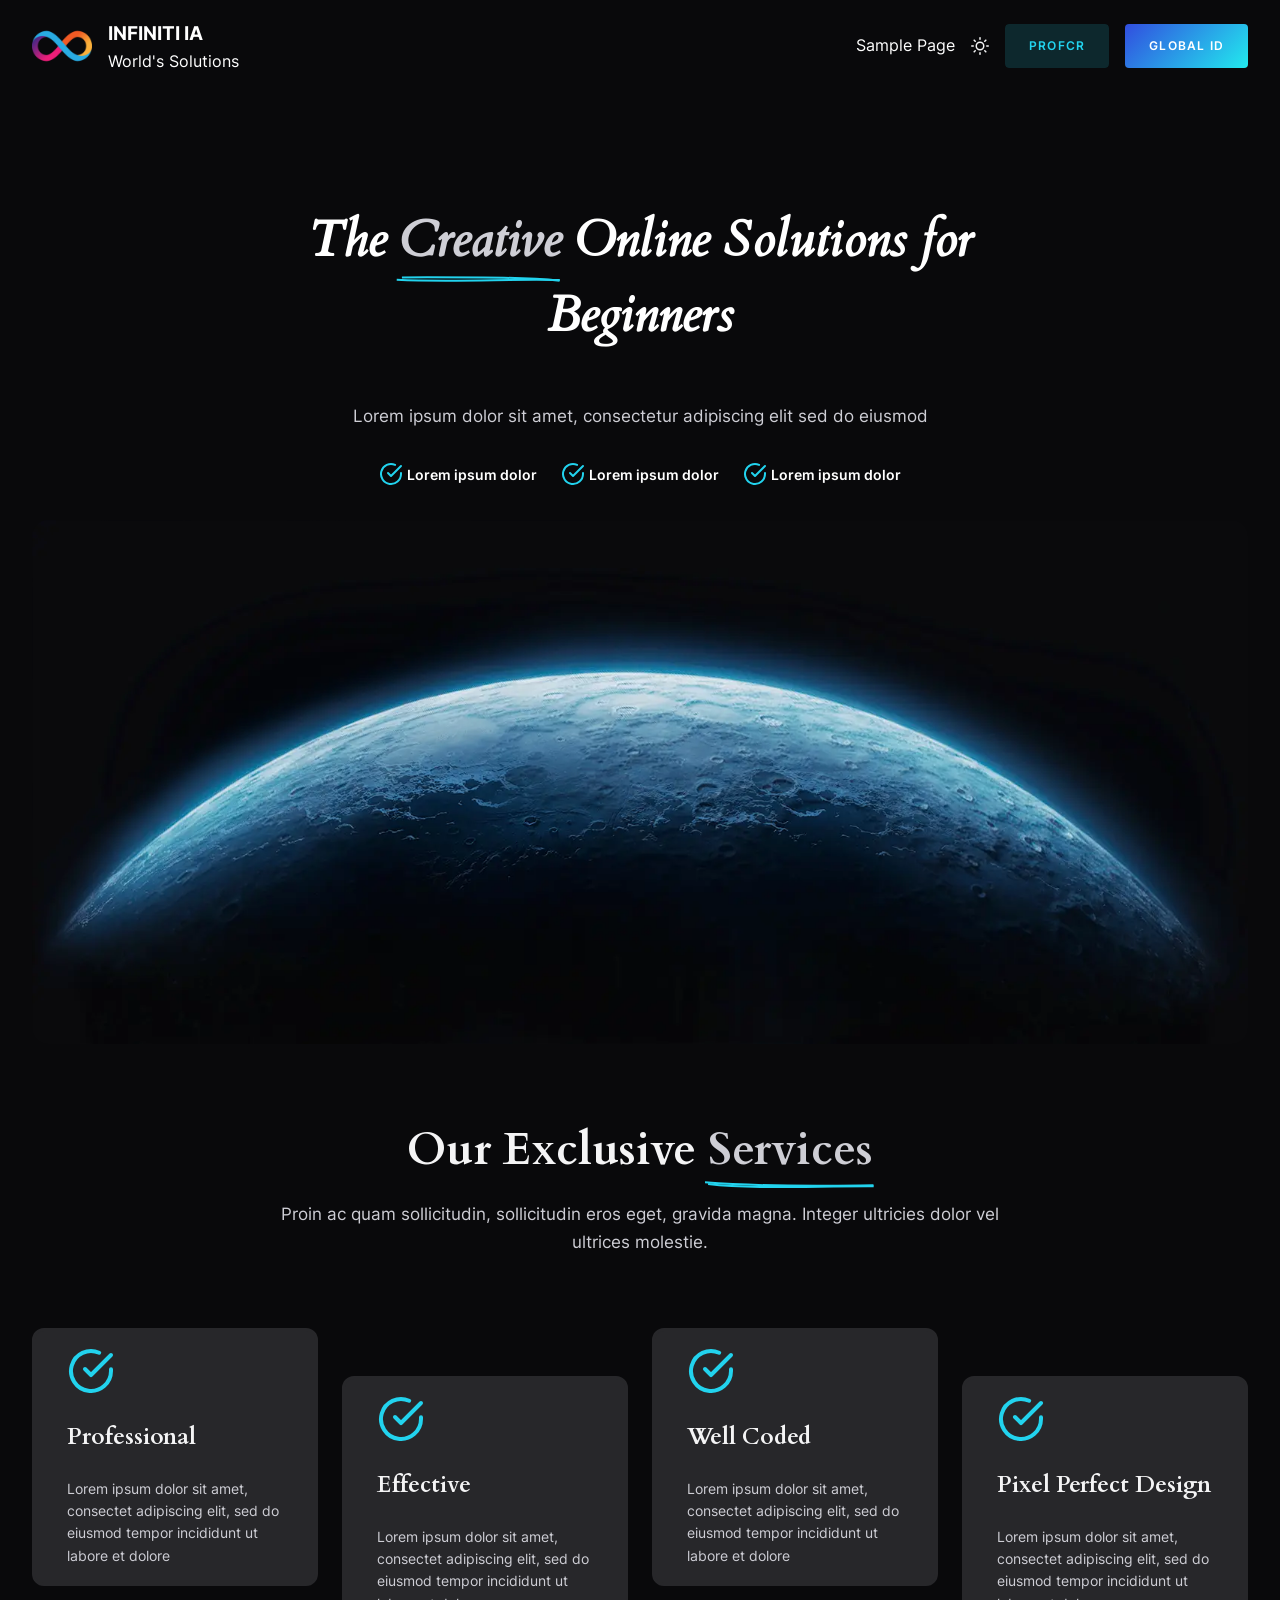
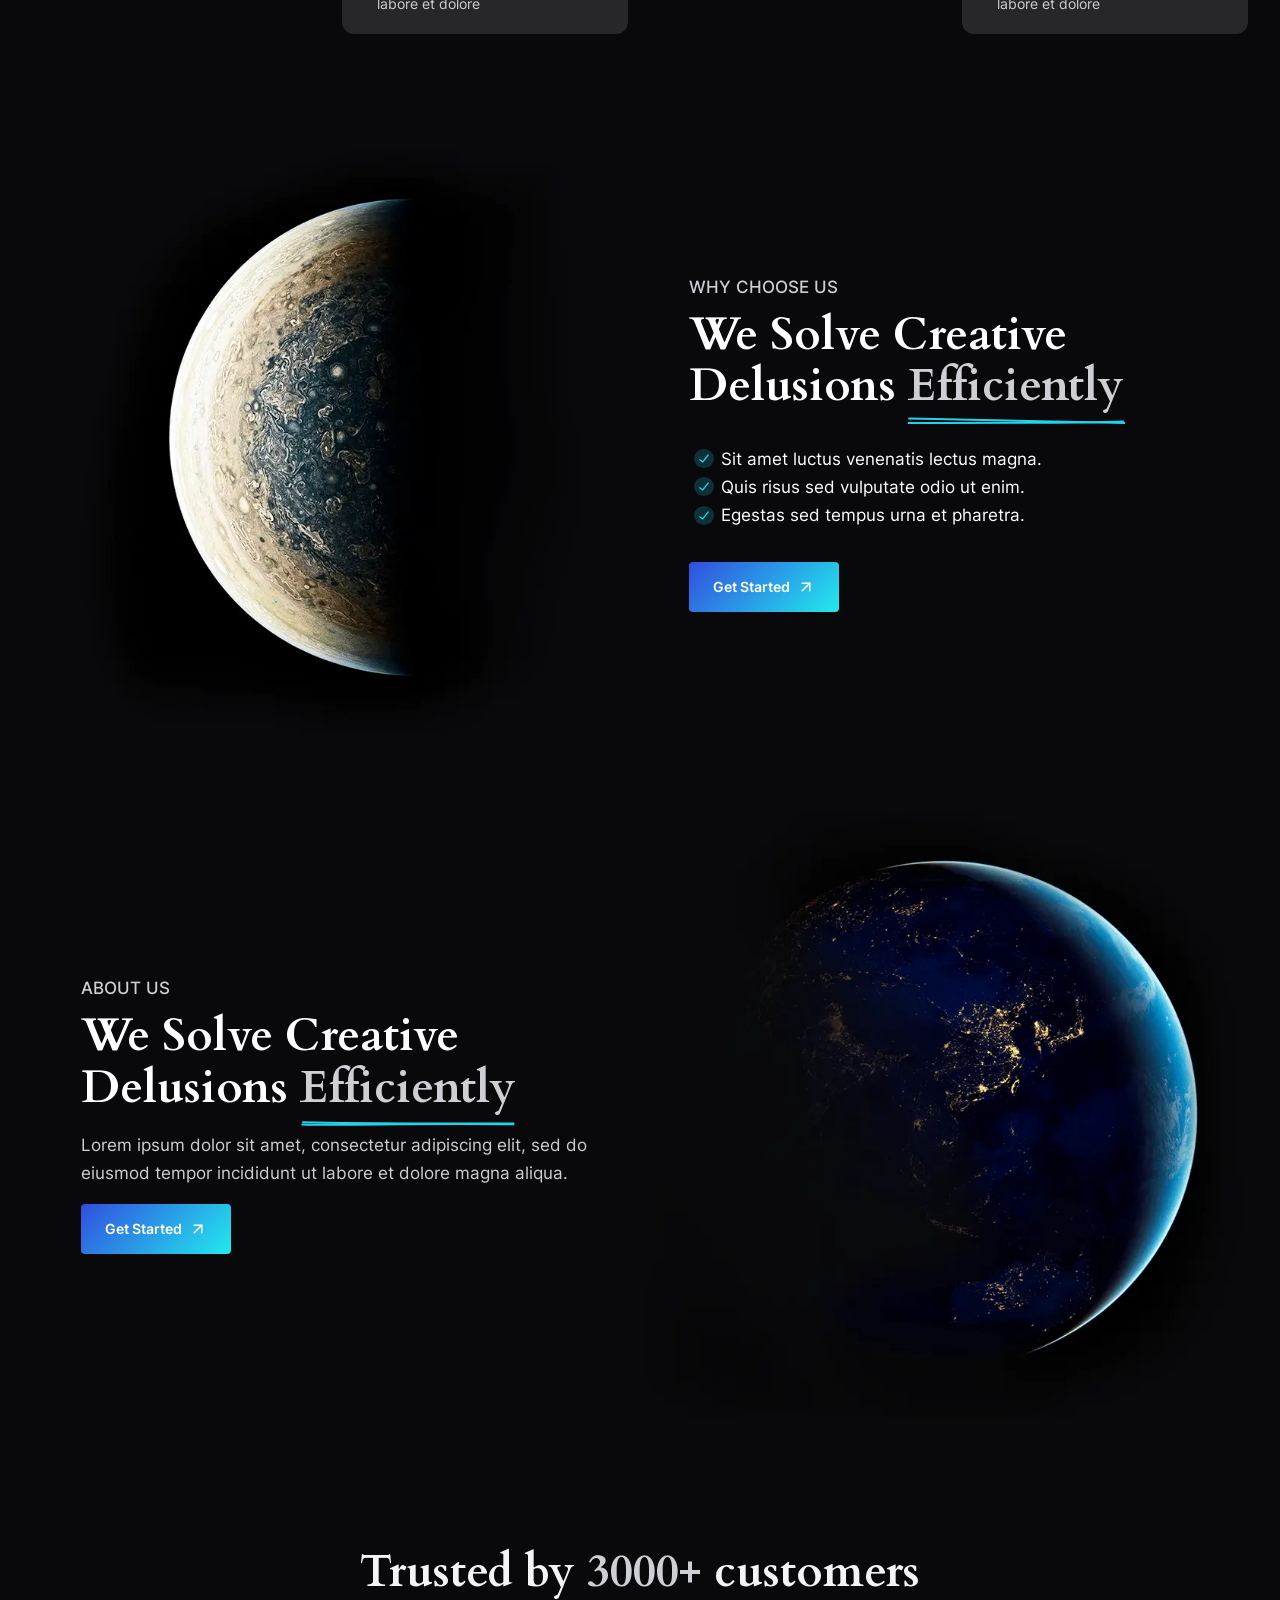
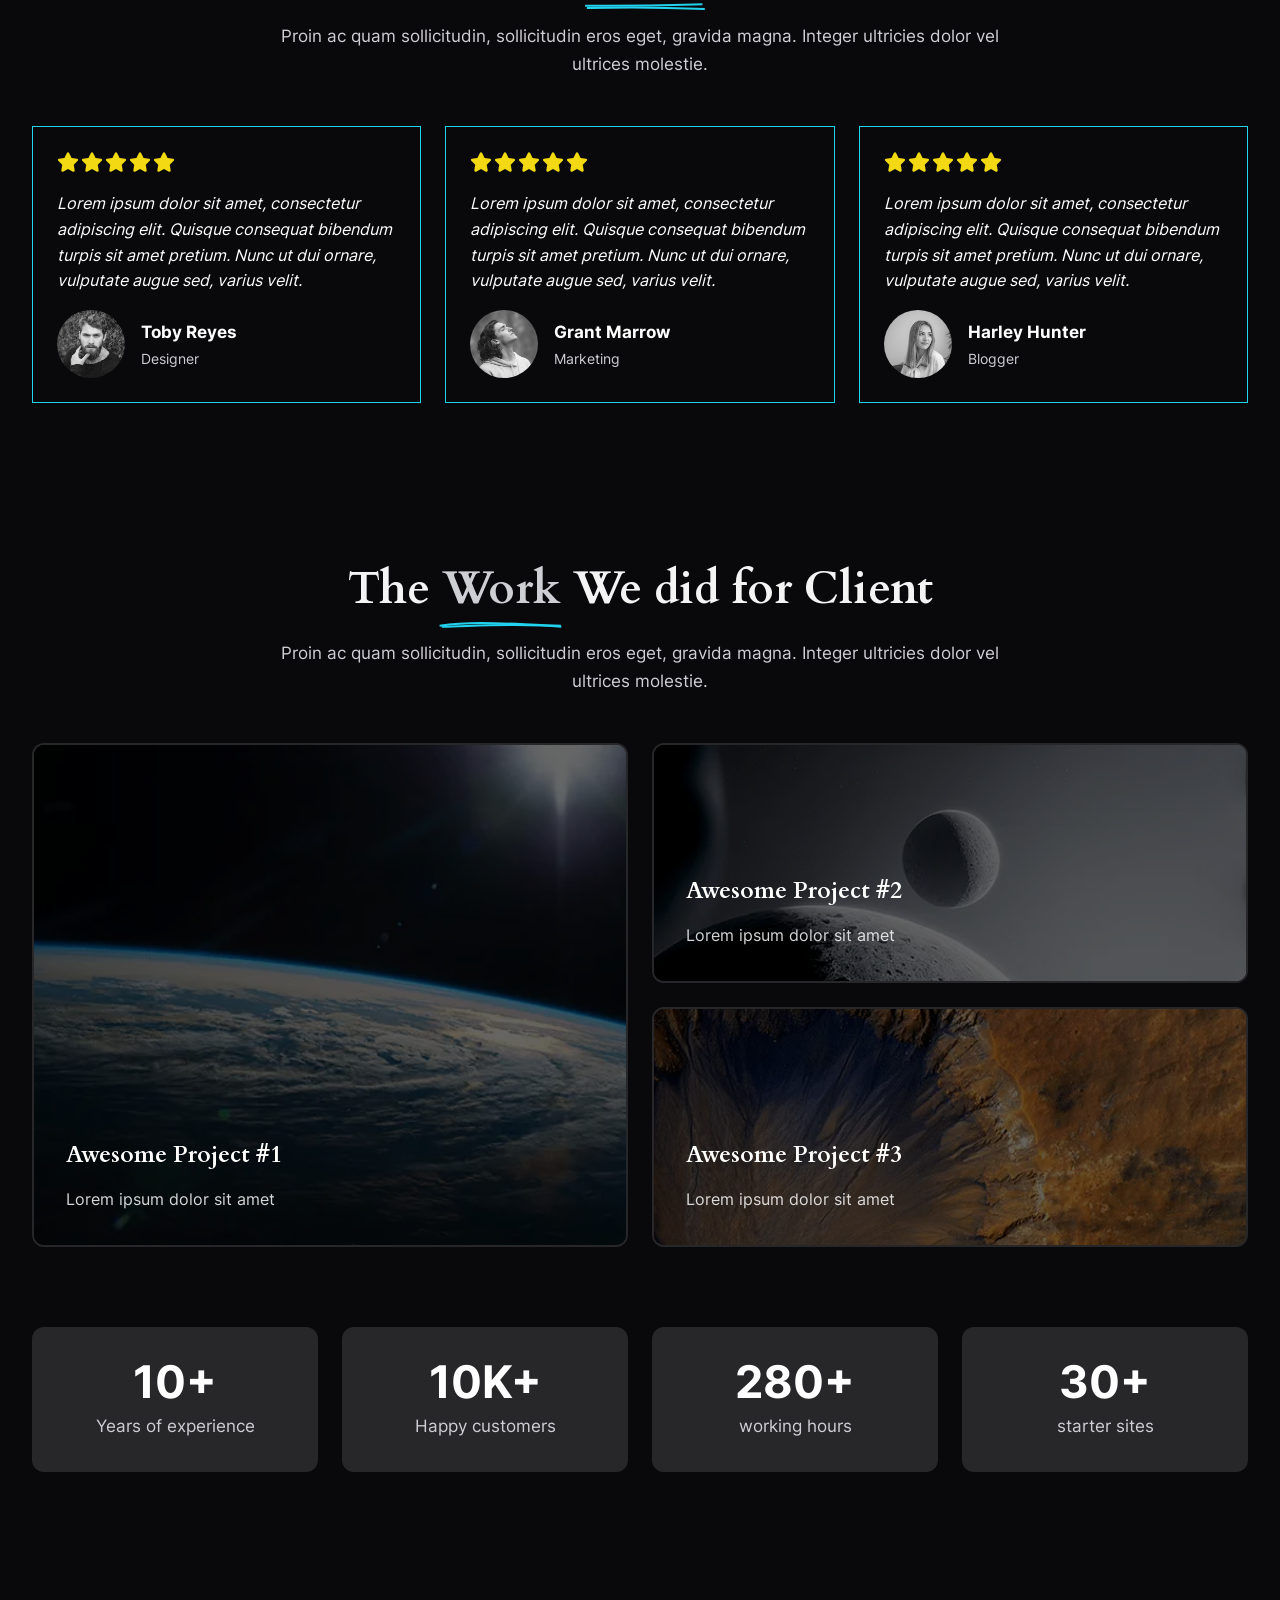
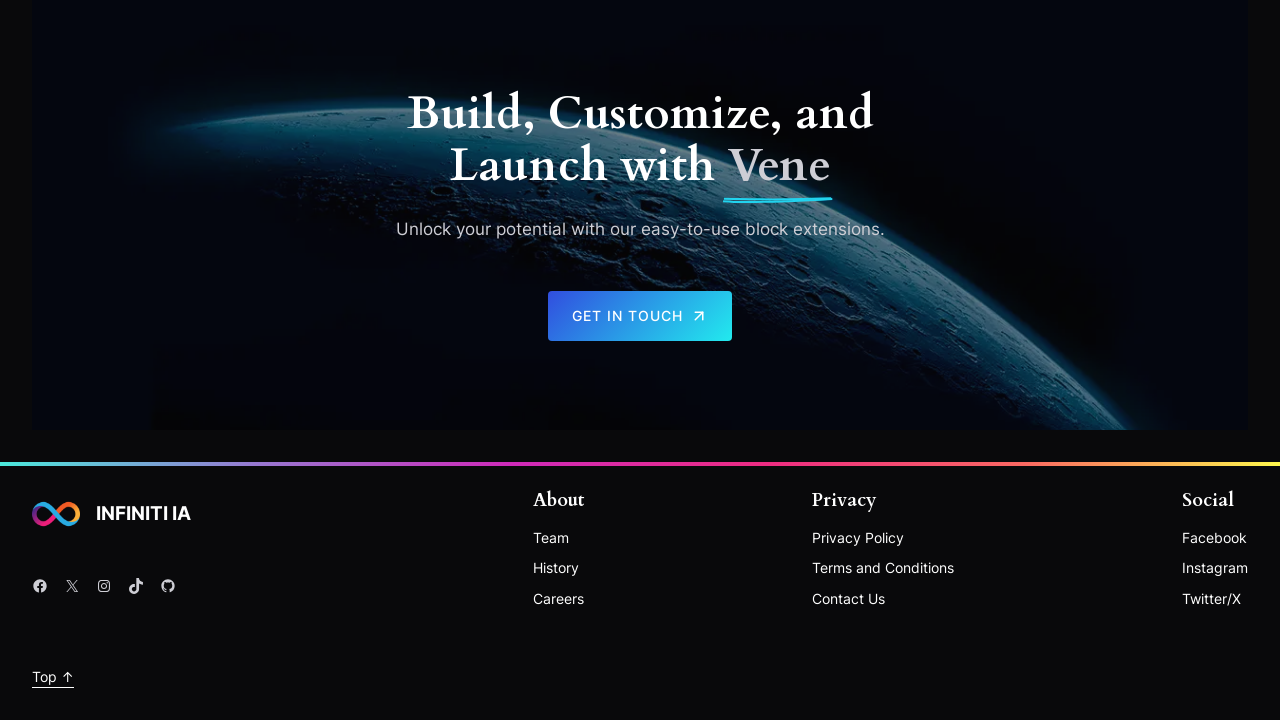
<file: index.html>
<!DOCTYPE html>
<html lang="en-US">
<head><meta charset="UTF-8">
	
	<meta name="viewport" content="width=device-width, initial-scale=1">
<meta name="robots" content="max-image-preview:large">
<title>Infiniti IA – World's Solutions</title>
<link rel="alternate" type="application/rss+xml" title="Infiniti IA » Feed" href="/feed/">
<link rel="alternate" type="application/rss+xml" title="Infiniti IA » Comments Feed" href="/comments/feed/">
<style id="wp-img-auto-sizes-contain-inline-css">
img:is([sizes=auto i],[sizes^="auto," i]){contain-intrinsic-size:3000px 1500px}
/*# sourceURL=wp-img-auto-sizes-contain-inline-css */
</style>
<style id="wp-block-site-logo-inline-css">
.wp-block-site-logo{box-sizing:border-box;line-height:0}.wp-block-site-logo a{display:inline-block;line-height:0}.wp-block-site-logo.is-default-size img{height:auto;width:120px}.wp-block-site-logo img{height:auto;max-width:100%}.wp-block-site-logo a,.wp-block-site-logo img{border-radius:inherit}.wp-block-site-logo.aligncenter{margin-left:auto;margin-right:auto;text-align:center}:root :where(.wp-block-site-logo.is-style-rounded){border-radius:9999px}
/*# sourceURL=/wp-includes/blocks/site-logo/style.min.css */
</style>
<style id="plover-core-site-logo-block-style-inline-css">
.wp-block-site-logo{overflow:hidden}.wp-block-site-logo a,.wp-block-site-logo img{border-radius:inherit}

/*# sourceURL=/wp-content/plugins/plover-kit/core/assets/css/blocks/core__site-logo.css */
</style>
<style id="wp-block-site-title-inline-css">
.wp-block-site-title{box-sizing:border-box}.wp-block-site-title :where(a){color:inherit;font-family:inherit;font-size:inherit;font-style:inherit;font-weight:inherit;letter-spacing:inherit;line-height:inherit;text-decoration:inherit}
/*# sourceURL=/wp-includes/blocks/site-title/style.min.css */
</style>
<style id="wp-block-site-tagline-inline-css">
.wp-block-site-tagline{box-sizing:border-box}
/*# sourceURL=/wp-includes/blocks/site-tagline/style.min.css */
</style>
<style id="wp-block-group-inline-css">
.wp-block-group{box-sizing:border-box}:where(.wp-block-group.wp-block-group-is-layout-constrained){position:relative}
/*# sourceURL=/wp-includes/blocks/group/style.min.css */
</style>
<style id="wp-block-page-list-inline-css">
.wp-block-navigation .wp-block-page-list{align-items:var(--navigation-layout-align,initial);background-color:inherit;display:flex;flex-direction:var(--navigation-layout-direction,initial);flex-wrap:var(--navigation-layout-wrap,wrap);justify-content:var(--navigation-layout-justify,initial)}.wp-block-navigation .wp-block-navigation-item{background-color:inherit}.wp-block-page-list{box-sizing:border-box}
/*# sourceURL=/wp-includes/blocks/page-list/style.min.css */
</style>
<style id="plover-core-page-list-block-style-inline-css">
.wp-block-page-list{display:flex;flex-direction:column;gap:var(--plover--style--block-gap)}

/*# sourceURL=/wp-content/plugins/plover-kit/core/assets/css/blocks/core__page-list.css */
</style>
<link rel="stylesheet" id="wp-block-navigation-css" href="/wp-includes/blocks/navigation/style.min.css?ver=6.9.4" media="all">
<style id="plover-plover-theme-core/navigation-css-inline-css">
.wp-block-navigation:where(:not([class*=has-text-decoration])) a{text-decoration:none}.wp-block-navigation:where(:not([class*=has-text-decoration])) a:hover{text-decoration:var(--wp--custom--elements--link--hover--text-decoration, none)}.wp-block-navigation .wp-block-navigation-item__content.wp-block-navigation-item__content,.wp-block-navigation .wp-block-navigation-item__content{color:var(--wp--custom--navigation--color--text, inherit)}.wp-block-navigation .current-menu-item>.wp-block-navigation-item__content,.wp-block-navigation .wp-block-navigation-item__content:hover,.wp-block-navigation .wp-block-navigation-item__content:focus{color:var(--wp--custom--navigation--hover--color--text, var(--wp--custom--color--primary, currentColor))}.wp-block-navigation .wp-block-navigation-item{background:inherit !important;border-radius:inherit;justify-content:center}.wp-block-navigation .wp-block-navigation-item:not(.has-background){background:rgba(0,0,0,0)}.wp-block-navigation:not(.has-background) .wp-block-navigation__submenu-container{color:var(--wp--custom--navigation--submenu--color--text, inherit);background-color:var(--wp--custom--navigation--submenu--color--background, var(--wp--custom--color--body));border-color:var(--wp--custom--navigation--submenu--border-color, var(--wp--custom--border--color, currentColor));border-width:var(--wp--custom--navigation--submenu--border-width, var(--wp--custom--border--width, 1px));border-style:var(--wp--custom--navigation--submenu--border-style, var(--wp--custom--border--style, 1px));border-radius:var(--wp--custom--navigation--submenu--border-radius, var(--wp--custom--border-radius--rounded))}@media(min-width: 600px){.wp-block-navigation__responsive-container-open:not(.always-shown){display:flex}}@media(min-width: 782px){.wp-block-navigation__responsive-container-open:not(.always-shown){display:none}}@media(min-width: 600px){.wp-block-navigation__responsive-container:not(.hidden-by-default):not(.is-menu-open){display:none}}@media(min-width: 782px){.wp-block-navigation__responsive-container:not(.hidden-by-default):not(.is-menu-open){display:block}}

/*# sourceURL=/wp-content/themes/plover/assets/css/blocks/core__navigation.css */
</style>
<style id="wp-block-button-inline-css">
.wp-block-button__link{align-content:center;box-sizing:border-box;cursor:pointer;display:inline-block;height:100%;text-align:center;word-break:break-word}.wp-block-button__link.aligncenter{text-align:center}.wp-block-button__link.alignright{text-align:right}:where(.wp-block-button__link){border-radius:9999px;box-shadow:none;padding:calc(.667em + 2px) calc(1.333em + 2px);text-decoration:none}.wp-block-button[style*=text-decoration] .wp-block-button__link{text-decoration:inherit}.wp-block-buttons>.wp-block-button.has-custom-width{max-width:none}.wp-block-buttons>.wp-block-button.has-custom-width .wp-block-button__link{width:100%}.wp-block-buttons>.wp-block-button.has-custom-font-size .wp-block-button__link{font-size:inherit}.wp-block-buttons>.wp-block-button.wp-block-button__width-25{width:calc(25% - var(--wp--style--block-gap, .5em)*.75)}.wp-block-buttons>.wp-block-button.wp-block-button__width-50{width:calc(50% - var(--wp--style--block-gap, .5em)*.5)}.wp-block-buttons>.wp-block-button.wp-block-button__width-75{width:calc(75% - var(--wp--style--block-gap, .5em)*.25)}.wp-block-buttons>.wp-block-button.wp-block-button__width-100{flex-basis:100%;width:100%}.wp-block-buttons.is-vertical>.wp-block-button.wp-block-button__width-25{width:25%}.wp-block-buttons.is-vertical>.wp-block-button.wp-block-button__width-50{width:50%}.wp-block-buttons.is-vertical>.wp-block-button.wp-block-button__width-75{width:75%}.wp-block-button.is-style-squared,.wp-block-button__link.wp-block-button.is-style-squared{border-radius:0}.wp-block-button.no-border-radius,.wp-block-button__link.no-border-radius{border-radius:0!important}:root :where(.wp-block-button .wp-block-button__link.is-style-outline),:root :where(.wp-block-button.is-style-outline>.wp-block-button__link){border:2px solid;padding:.667em 1.333em}:root :where(.wp-block-button .wp-block-button__link.is-style-outline:not(.has-text-color)),:root :where(.wp-block-button.is-style-outline>.wp-block-button__link:not(.has-text-color)){color:currentColor}:root :where(.wp-block-button .wp-block-button__link.is-style-outline:not(.has-background)),:root :where(.wp-block-button.is-style-outline>.wp-block-button__link:not(.has-background)){background-color:initial;background-image:none}
/*# sourceURL=/wp-includes/blocks/button/style.min.css */
</style>
<style id="wp-block-buttons-inline-css">
.wp-block-buttons{box-sizing:border-box}.wp-block-buttons.is-vertical{flex-direction:column}.wp-block-buttons.is-vertical>.wp-block-button:last-child{margin-bottom:0}.wp-block-buttons>.wp-block-button{display:inline-block;margin:0}.wp-block-buttons.is-content-justification-left{justify-content:flex-start}.wp-block-buttons.is-content-justification-left.is-vertical{align-items:flex-start}.wp-block-buttons.is-content-justification-center{justify-content:center}.wp-block-buttons.is-content-justification-center.is-vertical{align-items:center}.wp-block-buttons.is-content-justification-right{justify-content:flex-end}.wp-block-buttons.is-content-justification-right.is-vertical{align-items:flex-end}.wp-block-buttons.is-content-justification-space-between{justify-content:space-between}.wp-block-buttons.aligncenter{text-align:center}.wp-block-buttons:not(.is-content-justification-space-between,.is-content-justification-right,.is-content-justification-left,.is-content-justification-center) .wp-block-button.aligncenter{margin-left:auto;margin-right:auto;width:100%}.wp-block-buttons[style*=text-decoration] .wp-block-button,.wp-block-buttons[style*=text-decoration] .wp-block-button__link{text-decoration:inherit}.wp-block-buttons.has-custom-font-size .wp-block-button__link{font-size:inherit}.wp-block-buttons .wp-block-button__link{width:100%}.wp-block-button.aligncenter{text-align:center}
/*# sourceURL=/wp-includes/blocks/buttons/style.min.css */
</style>
<style id="wp-block-spacer-inline-css">
.wp-block-spacer{clear:both}
/*# sourceURL=/wp-includes/blocks/spacer/style.min.css */
</style>
<style id="wp-block-heading-inline-css">
h1:where(.wp-block-heading).has-background,h2:where(.wp-block-heading).has-background,h3:where(.wp-block-heading).has-background,h4:where(.wp-block-heading).has-background,h5:where(.wp-block-heading).has-background,h6:where(.wp-block-heading).has-background{padding:1.25em 2.375em}h1.has-text-align-left[style*=writing-mode]:where([style*=vertical-lr]),h1.has-text-align-right[style*=writing-mode]:where([style*=vertical-rl]),h2.has-text-align-left[style*=writing-mode]:where([style*=vertical-lr]),h2.has-text-align-right[style*=writing-mode]:where([style*=vertical-rl]),h3.has-text-align-left[style*=writing-mode]:where([style*=vertical-lr]),h3.has-text-align-right[style*=writing-mode]:where([style*=vertical-rl]),h4.has-text-align-left[style*=writing-mode]:where([style*=vertical-lr]),h4.has-text-align-right[style*=writing-mode]:where([style*=vertical-rl]),h5.has-text-align-left[style*=writing-mode]:where([style*=vertical-lr]),h5.has-text-align-right[style*=writing-mode]:where([style*=vertical-rl]),h6.has-text-align-left[style*=writing-mode]:where([style*=vertical-lr]),h6.has-text-align-right[style*=writing-mode]:where([style*=vertical-rl]){rotate:180deg}
/*# sourceURL=/wp-includes/blocks/heading/style.min.css */
</style>
<style id="wp-block-paragraph-inline-css">
.is-small-text{font-size:.875em}.is-regular-text{font-size:1em}.is-large-text{font-size:2.25em}.is-larger-text{font-size:3em}.has-drop-cap:not(:focus):first-letter{float:left;font-size:8.4em;font-style:normal;font-weight:100;line-height:.68;margin:.05em .1em 0 0;text-transform:uppercase}body.rtl .has-drop-cap:not(:focus):first-letter{float:none;margin-left:.1em}p.has-drop-cap.has-background{overflow:hidden}:root :where(p.has-background){padding:1.25em 2.375em}:where(p.has-text-color:not(.has-link-color)) a{color:inherit}p.has-text-align-left[style*="writing-mode:vertical-lr"],p.has-text-align-right[style*="writing-mode:vertical-rl"]{rotate:180deg}
/*# sourceURL=/wp-includes/blocks/paragraph/style.min.css */
</style>
<style id="wp-block-image-inline-css">
.wp-block-image>a,.wp-block-image>figure>a{display:inline-block}.wp-block-image img{box-sizing:border-box;height:auto;max-width:100%;vertical-align:bottom}@media not (prefers-reduced-motion){.wp-block-image img.hide{visibility:hidden}.wp-block-image img.show{animation:show-content-image .4s}}.wp-block-image[style*=border-radius] img,.wp-block-image[style*=border-radius]>a{border-radius:inherit}.wp-block-image.has-custom-border img{box-sizing:border-box}.wp-block-image.aligncenter{text-align:center}.wp-block-image.alignfull>a,.wp-block-image.alignwide>a{width:100%}.wp-block-image.alignfull img,.wp-block-image.alignwide img{height:auto;width:100%}.wp-block-image .aligncenter,.wp-block-image .alignleft,.wp-block-image .alignright,.wp-block-image.aligncenter,.wp-block-image.alignleft,.wp-block-image.alignright{display:table}.wp-block-image .aligncenter>figcaption,.wp-block-image .alignleft>figcaption,.wp-block-image .alignright>figcaption,.wp-block-image.aligncenter>figcaption,.wp-block-image.alignleft>figcaption,.wp-block-image.alignright>figcaption{caption-side:bottom;display:table-caption}.wp-block-image .alignleft{float:left;margin:.5em 1em .5em 0}.wp-block-image .alignright{float:right;margin:.5em 0 .5em 1em}.wp-block-image .aligncenter{margin-left:auto;margin-right:auto}.wp-block-image :where(figcaption){margin-bottom:1em;margin-top:.5em}.wp-block-image.is-style-circle-mask img{border-radius:9999px}@supports ((-webkit-mask-image:none) or (mask-image:none)) or (-webkit-mask-image:none){.wp-block-image.is-style-circle-mask img{border-radius:0;-webkit-mask-image:url('data:image/svg+xml;utf8,<svg viewBox="0 0 100 100" xmlns="http://www.w3.org/2000/svg"><circle cx="50" cy="50" r="50"/>');mask-image:url('data:image/svg+xml;utf8,<svg viewBox="0 0 100 100" xmlns="http://www.w3.org/2000/svg"><circle cx="50" cy="50" r="50"/>');mask-mode:alpha;-webkit-mask-position:center;mask-position:center;-webkit-mask-repeat:no-repeat;mask-repeat:no-repeat;-webkit-mask-size:contain;mask-size:contain}}:root :where(.wp-block-image.is-style-rounded img,.wp-block-image .is-style-rounded img){border-radius:9999px}.wp-block-image figure{margin:0}.wp-lightbox-container{display:flex;flex-direction:column;position:relative}.wp-lightbox-container img{cursor:zoom-in}.wp-lightbox-container img:hover+button{opacity:1}.wp-lightbox-container button{align-items:center;backdrop-filter:blur(16px) saturate(180%);background-color:#5a5a5a40;border:none;border-radius:4px;cursor:zoom-in;display:flex;height:20px;justify-content:center;opacity:0;padding:0;position:absolute;right:16px;text-align:center;top:16px;width:20px;z-index:100}@media not (prefers-reduced-motion){.wp-lightbox-container button{transition:opacity .2s ease}}.wp-lightbox-container button:focus-visible{outline:3px auto #5a5a5a40;outline:3px auto -webkit-focus-ring-color;outline-offset:3px}.wp-lightbox-container button:hover{cursor:pointer;opacity:1}.wp-lightbox-container button:focus{opacity:1}.wp-lightbox-container button:focus,.wp-lightbox-container button:hover,.wp-lightbox-container button:not(:hover):not(:active):not(.has-background){background-color:#5a5a5a40;border:none}.wp-lightbox-overlay{box-sizing:border-box;cursor:zoom-out;height:100vh;left:0;overflow:hidden;position:fixed;top:0;visibility:hidden;width:100%;z-index:100000}.wp-lightbox-overlay .close-button{align-items:center;cursor:pointer;display:flex;justify-content:center;min-height:40px;min-width:40px;padding:0;position:absolute;right:calc(env(safe-area-inset-right) + 16px);top:calc(env(safe-area-inset-top) + 16px);z-index:5000000}.wp-lightbox-overlay .close-button:focus,.wp-lightbox-overlay .close-button:hover,.wp-lightbox-overlay .close-button:not(:hover):not(:active):not(.has-background){background:none;border:none}.wp-lightbox-overlay .lightbox-image-container{height:var(--wp--lightbox-container-height);left:50%;overflow:hidden;position:absolute;top:50%;transform:translate(-50%,-50%);transform-origin:top left;width:var(--wp--lightbox-container-width);z-index:9999999999}.wp-lightbox-overlay .wp-block-image{align-items:center;box-sizing:border-box;display:flex;height:100%;justify-content:center;margin:0;position:relative;transform-origin:0 0;width:100%;z-index:3000000}.wp-lightbox-overlay .wp-block-image img{height:var(--wp--lightbox-image-height);min-height:var(--wp--lightbox-image-height);min-width:var(--wp--lightbox-image-width);width:var(--wp--lightbox-image-width)}.wp-lightbox-overlay .wp-block-image figcaption{display:none}.wp-lightbox-overlay button{background:none;border:none}.wp-lightbox-overlay .scrim{background-color:#fff;height:100%;opacity:.9;position:absolute;width:100%;z-index:2000000}.wp-lightbox-overlay.active{visibility:visible}@media not (prefers-reduced-motion){.wp-lightbox-overlay.active{animation:turn-on-visibility .25s both}.wp-lightbox-overlay.active img{animation:turn-on-visibility .35s both}.wp-lightbox-overlay.show-closing-animation:not(.active){animation:turn-off-visibility .35s both}.wp-lightbox-overlay.show-closing-animation:not(.active) img{animation:turn-off-visibility .25s both}.wp-lightbox-overlay.zoom.active{animation:none;opacity:1;visibility:visible}.wp-lightbox-overlay.zoom.active .lightbox-image-container{animation:lightbox-zoom-in .4s}.wp-lightbox-overlay.zoom.active .lightbox-image-container img{animation:none}.wp-lightbox-overlay.zoom.active .scrim{animation:turn-on-visibility .4s forwards}.wp-lightbox-overlay.zoom.show-closing-animation:not(.active){animation:none}.wp-lightbox-overlay.zoom.show-closing-animation:not(.active) .lightbox-image-container{animation:lightbox-zoom-out .4s}.wp-lightbox-overlay.zoom.show-closing-animation:not(.active) .lightbox-image-container img{animation:none}.wp-lightbox-overlay.zoom.show-closing-animation:not(.active) .scrim{animation:turn-off-visibility .4s forwards}}@keyframes show-content-image{0%{visibility:hidden}99%{visibility:hidden}to{visibility:visible}}@keyframes turn-on-visibility{0%{opacity:0}to{opacity:1}}@keyframes turn-off-visibility{0%{opacity:1;visibility:visible}99%{opacity:0;visibility:visible}to{opacity:0;visibility:hidden}}@keyframes lightbox-zoom-in{0%{transform:translate(calc((-100vw + var(--wp--lightbox-scrollbar-width))/2 + var(--wp--lightbox-initial-left-position)),calc(-50vh + var(--wp--lightbox-initial-top-position))) scale(var(--wp--lightbox-scale))}to{transform:translate(-50%,-50%) scale(1)}}@keyframes lightbox-zoom-out{0%{transform:translate(-50%,-50%) scale(1);visibility:visible}99%{visibility:visible}to{transform:translate(calc((-100vw + var(--wp--lightbox-scrollbar-width))/2 + var(--wp--lightbox-initial-left-position)),calc(-50vh + var(--wp--lightbox-initial-top-position))) scale(var(--wp--lightbox-scale));visibility:hidden}}
/*# sourceURL=/wp-includes/blocks/image/style.min.css */
</style>
<link rel="stylesheet" id="wp-block-cover-css" href="/wp-includes/blocks/cover/style.min.css?ver=6.9.4" media="all">
<style id="wp-block-columns-inline-css">
.wp-block-columns{box-sizing:border-box;display:flex;flex-wrap:wrap!important}@media (min-width:782px){.wp-block-columns{flex-wrap:nowrap!important}}.wp-block-columns{align-items:normal!important}.wp-block-columns.are-vertically-aligned-top{align-items:flex-start}.wp-block-columns.are-vertically-aligned-center{align-items:center}.wp-block-columns.are-vertically-aligned-bottom{align-items:flex-end}@media (max-width:781px){.wp-block-columns:not(.is-not-stacked-on-mobile)>.wp-block-column{flex-basis:100%!important}}@media (min-width:782px){.wp-block-columns:not(.is-not-stacked-on-mobile)>.wp-block-column{flex-basis:0;flex-grow:1}.wp-block-columns:not(.is-not-stacked-on-mobile)>.wp-block-column[style*=flex-basis]{flex-grow:0}}.wp-block-columns.is-not-stacked-on-mobile{flex-wrap:nowrap!important}.wp-block-columns.is-not-stacked-on-mobile>.wp-block-column{flex-basis:0;flex-grow:1}.wp-block-columns.is-not-stacked-on-mobile>.wp-block-column[style*=flex-basis]{flex-grow:0}:where(.wp-block-columns){margin-bottom:1.75em}:where(.wp-block-columns.has-background){padding:1.25em 2.375em}.wp-block-column{flex-grow:1;min-width:0;overflow-wrap:break-word;word-break:break-word}.wp-block-column.is-vertically-aligned-top{align-self:flex-start}.wp-block-column.is-vertically-aligned-center{align-self:center}.wp-block-column.is-vertically-aligned-bottom{align-self:flex-end}.wp-block-column.is-vertically-aligned-stretch{align-self:stretch}.wp-block-column.is-vertically-aligned-bottom,.wp-block-column.is-vertically-aligned-center,.wp-block-column.is-vertically-aligned-top{width:100%}
/*# sourceURL=/wp-includes/blocks/columns/style.min.css */
</style>
<style id="plover-plover-theme-core/columns-css-inline-css">


/*# sourceURL=/wp-content/themes/plover/assets/css/blocks/core__columns.css */
</style>
<style id="wp-block-list-inline-css">
ol,ul{box-sizing:border-box}:root :where(.wp-block-list.has-background){padding:1.25em 2.375em}
/*# sourceURL=/wp-includes/blocks/list/style.min.css */
</style>
<style id="plover-core-list-block-style-inline-css">
.wp-block-list.is-layout-flex,.wp-block-list.is-layout-flex ul,.wp-block-list.is-layout-flex ol,.wp-block-list,.wp-block-list ul,.wp-block-list ol{display:flex;flex-direction:column;gap:var(--plover--style--block-gap)}.wp-block-list.is-layout-flex>*,.wp-block-list.is-layout-flex ul>*,.wp-block-list.is-layout-flex ol>*,.wp-block-list>*,.wp-block-list ul>*,.wp-block-list ol>*{margin-block-start:0 !important}

/*# sourceURL=/wp-content/plugins/plover-kit/core/assets/css/blocks/core__list.css */
</style>
<style id="wp-block-media-text-inline-css">
.wp-block-media-text{box-sizing:border-box;
  /*!rtl:begin:ignore*/direction:ltr;
  /*!rtl:end:ignore*/display:grid;grid-template-columns:50% 1fr;grid-template-rows:auto}.wp-block-media-text.has-media-on-the-right{grid-template-columns:1fr 50%}.wp-block-media-text.is-vertically-aligned-top>.wp-block-media-text__content,.wp-block-media-text.is-vertically-aligned-top>.wp-block-media-text__media{align-self:start}.wp-block-media-text.is-vertically-aligned-center>.wp-block-media-text__content,.wp-block-media-text.is-vertically-aligned-center>.wp-block-media-text__media,.wp-block-media-text>.wp-block-media-text__content,.wp-block-media-text>.wp-block-media-text__media{align-self:center}.wp-block-media-text.is-vertically-aligned-bottom>.wp-block-media-text__content,.wp-block-media-text.is-vertically-aligned-bottom>.wp-block-media-text__media{align-self:end}.wp-block-media-text>.wp-block-media-text__media{
  /*!rtl:begin:ignore*/grid-column:1;grid-row:1;
  /*!rtl:end:ignore*/margin:0}.wp-block-media-text>.wp-block-media-text__content{direction:ltr;
  /*!rtl:begin:ignore*/grid-column:2;grid-row:1;
  /*!rtl:end:ignore*/padding:0 8%;word-break:break-word}.wp-block-media-text.has-media-on-the-right>.wp-block-media-text__media{
  /*!rtl:begin:ignore*/grid-column:2;grid-row:1
  /*!rtl:end:ignore*/}.wp-block-media-text.has-media-on-the-right>.wp-block-media-text__content{
  /*!rtl:begin:ignore*/grid-column:1;grid-row:1
  /*!rtl:end:ignore*/}.wp-block-media-text__media a{display:block}.wp-block-media-text__media img,.wp-block-media-text__media video{height:auto;max-width:unset;vertical-align:middle;width:100%}.wp-block-media-text.is-image-fill>.wp-block-media-text__media{background-size:cover;height:100%;min-height:250px}.wp-block-media-text.is-image-fill>.wp-block-media-text__media>a{display:block;height:100%}.wp-block-media-text.is-image-fill>.wp-block-media-text__media img{height:1px;margin:-1px;overflow:hidden;padding:0;position:absolute;width:1px;clip:rect(0,0,0,0);border:0}.wp-block-media-text.is-image-fill-element>.wp-block-media-text__media{height:100%;min-height:250px;position:relative}.wp-block-media-text.is-image-fill-element>.wp-block-media-text__media>a{display:block;height:100%}.wp-block-media-text.is-image-fill-element>.wp-block-media-text__media img{height:100%;object-fit:cover;position:absolute;width:100%}@media (max-width:600px){.wp-block-media-text.is-stacked-on-mobile{grid-template-columns:100%!important}.wp-block-media-text.is-stacked-on-mobile>.wp-block-media-text__media{grid-column:1;grid-row:1}.wp-block-media-text.is-stacked-on-mobile>.wp-block-media-text__content{grid-column:1;grid-row:2}}
/*# sourceURL=/wp-includes/blocks/media-text/style.min.css */
</style>
<style id="plover-plover-theme-core/media-text-css-inline-css">
.wp-block-media-text .wp-block-media-text__media img{border-radius:var(--wp--custom--media-text-media-border-radius, var(--wp--custom--border-radius--2-x-large))}@media(max-width: 782px){.wp-block-media-text.is-stacked-on-mobile{grid-template-columns:100% !important}.wp-block-media-text.is-stacked-on-mobile .wp-block-media-text__media{grid-column:1;grid-row:1}.wp-block-media-text.is-stacked-on-mobile .wp-block-media-text__content{grid-column:1;grid-row:2}}

/*# sourceURL=/wp-content/themes/plover/assets/css/blocks/core__media-text.css */
</style>
<style id="wp-block-social-links-inline-css">
.wp-block-social-links{background:none;box-sizing:border-box;margin-left:0;padding-left:0;padding-right:0;text-indent:0}.wp-block-social-links .wp-social-link a,.wp-block-social-links .wp-social-link a:hover{border-bottom:0;box-shadow:none;text-decoration:none}.wp-block-social-links .wp-social-link svg{height:1em;width:1em}.wp-block-social-links .wp-social-link span:not(.screen-reader-text){font-size:.65em;margin-left:.5em;margin-right:.5em}.wp-block-social-links.has-small-icon-size{font-size:16px}.wp-block-social-links,.wp-block-social-links.has-normal-icon-size{font-size:24px}.wp-block-social-links.has-large-icon-size{font-size:36px}.wp-block-social-links.has-huge-icon-size{font-size:48px}.wp-block-social-links.aligncenter{display:flex;justify-content:center}.wp-block-social-links.alignright{justify-content:flex-end}.wp-block-social-link{border-radius:9999px;display:block}@media not (prefers-reduced-motion){.wp-block-social-link{transition:transform .1s ease}}.wp-block-social-link{height:auto}.wp-block-social-link a{align-items:center;display:flex;line-height:0}.wp-block-social-link:hover{transform:scale(1.1)}.wp-block-social-links .wp-block-social-link.wp-social-link{display:inline-block;margin:0;padding:0}.wp-block-social-links .wp-block-social-link.wp-social-link .wp-block-social-link-anchor,.wp-block-social-links .wp-block-social-link.wp-social-link .wp-block-social-link-anchor svg,.wp-block-social-links .wp-block-social-link.wp-social-link .wp-block-social-link-anchor:active,.wp-block-social-links .wp-block-social-link.wp-social-link .wp-block-social-link-anchor:hover,.wp-block-social-links .wp-block-social-link.wp-social-link .wp-block-social-link-anchor:visited{color:currentColor;fill:currentColor}:where(.wp-block-social-links:not(.is-style-logos-only)) .wp-social-link{background-color:#f0f0f0;color:#444}:where(.wp-block-social-links:not(.is-style-logos-only)) .wp-social-link-amazon{background-color:#f90;color:#fff}:where(.wp-block-social-links:not(.is-style-logos-only)) .wp-social-link-bandcamp{background-color:#1ea0c3;color:#fff}:where(.wp-block-social-links:not(.is-style-logos-only)) .wp-social-link-behance{background-color:#0757fe;color:#fff}:where(.wp-block-social-links:not(.is-style-logos-only)) .wp-social-link-bluesky{background-color:#0a7aff;color:#fff}:where(.wp-block-social-links:not(.is-style-logos-only)) .wp-social-link-codepen{background-color:#1e1f26;color:#fff}:where(.wp-block-social-links:not(.is-style-logos-only)) .wp-social-link-deviantart{background-color:#02e49b;color:#fff}:where(.wp-block-social-links:not(.is-style-logos-only)) .wp-social-link-discord{background-color:#5865f2;color:#fff}:where(.wp-block-social-links:not(.is-style-logos-only)) .wp-social-link-dribbble{background-color:#e94c89;color:#fff}:where(.wp-block-social-links:not(.is-style-logos-only)) .wp-social-link-dropbox{background-color:#4280ff;color:#fff}:where(.wp-block-social-links:not(.is-style-logos-only)) .wp-social-link-etsy{background-color:#f45800;color:#fff}:where(.wp-block-social-links:not(.is-style-logos-only)) .wp-social-link-facebook{background-color:#0866ff;color:#fff}:where(.wp-block-social-links:not(.is-style-logos-only)) .wp-social-link-fivehundredpx{background-color:#000;color:#fff}:where(.wp-block-social-links:not(.is-style-logos-only)) .wp-social-link-flickr{background-color:#0461dd;color:#fff}:where(.wp-block-social-links:not(.is-style-logos-only)) .wp-social-link-foursquare{background-color:#e65678;color:#fff}:where(.wp-block-social-links:not(.is-style-logos-only)) .wp-social-link-github{background-color:#24292d;color:#fff}:where(.wp-block-social-links:not(.is-style-logos-only)) .wp-social-link-goodreads{background-color:#eceadd;color:#382110}:where(.wp-block-social-links:not(.is-style-logos-only)) .wp-social-link-google{background-color:#ea4434;color:#fff}:where(.wp-block-social-links:not(.is-style-logos-only)) .wp-social-link-gravatar{background-color:#1d4fc4;color:#fff}:where(.wp-block-social-links:not(.is-style-logos-only)) .wp-social-link-instagram{background-color:#f00075;color:#fff}:where(.wp-block-social-links:not(.is-style-logos-only)) .wp-social-link-lastfm{background-color:#e21b24;color:#fff}:where(.wp-block-social-links:not(.is-style-logos-only)) .wp-social-link-linkedin{background-color:#0d66c2;color:#fff}:where(.wp-block-social-links:not(.is-style-logos-only)) .wp-social-link-mastodon{background-color:#3288d4;color:#fff}:where(.wp-block-social-links:not(.is-style-logos-only)) .wp-social-link-medium{background-color:#000;color:#fff}:where(.wp-block-social-links:not(.is-style-logos-only)) .wp-social-link-meetup{background-color:#f6405f;color:#fff}:where(.wp-block-social-links:not(.is-style-logos-only)) .wp-social-link-patreon{background-color:#000;color:#fff}:where(.wp-block-social-links:not(.is-style-logos-only)) .wp-social-link-pinterest{background-color:#e60122;color:#fff}:where(.wp-block-social-links:not(.is-style-logos-only)) .wp-social-link-pocket{background-color:#ef4155;color:#fff}:where(.wp-block-social-links:not(.is-style-logos-only)) .wp-social-link-reddit{background-color:#ff4500;color:#fff}:where(.wp-block-social-links:not(.is-style-logos-only)) .wp-social-link-skype{background-color:#0478d7;color:#fff}:where(.wp-block-social-links:not(.is-style-logos-only)) .wp-social-link-snapchat{background-color:#fefc00;color:#fff;stroke:#000}:where(.wp-block-social-links:not(.is-style-logos-only)) .wp-social-link-soundcloud{background-color:#ff5600;color:#fff}:where(.wp-block-social-links:not(.is-style-logos-only)) .wp-social-link-spotify{background-color:#1bd760;color:#fff}:where(.wp-block-social-links:not(.is-style-logos-only)) .wp-social-link-telegram{background-color:#2aabee;color:#fff}:where(.wp-block-social-links:not(.is-style-logos-only)) .wp-social-link-threads{background-color:#000;color:#fff}:where(.wp-block-social-links:not(.is-style-logos-only)) .wp-social-link-tiktok{background-color:#000;color:#fff}:where(.wp-block-social-links:not(.is-style-logos-only)) .wp-social-link-tumblr{background-color:#011835;color:#fff}:where(.wp-block-social-links:not(.is-style-logos-only)) .wp-social-link-twitch{background-color:#6440a4;color:#fff}:where(.wp-block-social-links:not(.is-style-logos-only)) .wp-social-link-twitter{background-color:#1da1f2;color:#fff}:where(.wp-block-social-links:not(.is-style-logos-only)) .wp-social-link-vimeo{background-color:#1eb7ea;color:#fff}:where(.wp-block-social-links:not(.is-style-logos-only)) .wp-social-link-vk{background-color:#4680c2;color:#fff}:where(.wp-block-social-links:not(.is-style-logos-only)) .wp-social-link-wordpress{background-color:#3499cd;color:#fff}:where(.wp-block-social-links:not(.is-style-logos-only)) .wp-social-link-whatsapp{background-color:#25d366;color:#fff}:where(.wp-block-social-links:not(.is-style-logos-only)) .wp-social-link-x{background-color:#000;color:#fff}:where(.wp-block-social-links:not(.is-style-logos-only)) .wp-social-link-yelp{background-color:#d32422;color:#fff}:where(.wp-block-social-links:not(.is-style-logos-only)) .wp-social-link-youtube{background-color:red;color:#fff}:where(.wp-block-social-links.is-style-logos-only) .wp-social-link{background:none}:where(.wp-block-social-links.is-style-logos-only) .wp-social-link svg{height:1.25em;width:1.25em}:where(.wp-block-social-links.is-style-logos-only) .wp-social-link-amazon{color:#f90}:where(.wp-block-social-links.is-style-logos-only) .wp-social-link-bandcamp{color:#1ea0c3}:where(.wp-block-social-links.is-style-logos-only) .wp-social-link-behance{color:#0757fe}:where(.wp-block-social-links.is-style-logos-only) .wp-social-link-bluesky{color:#0a7aff}:where(.wp-block-social-links.is-style-logos-only) .wp-social-link-codepen{color:#1e1f26}:where(.wp-block-social-links.is-style-logos-only) .wp-social-link-deviantart{color:#02e49b}:where(.wp-block-social-links.is-style-logos-only) .wp-social-link-discord{color:#5865f2}:where(.wp-block-social-links.is-style-logos-only) .wp-social-link-dribbble{color:#e94c89}:where(.wp-block-social-links.is-style-logos-only) .wp-social-link-dropbox{color:#4280ff}:where(.wp-block-social-links.is-style-logos-only) .wp-social-link-etsy{color:#f45800}:where(.wp-block-social-links.is-style-logos-only) .wp-social-link-facebook{color:#0866ff}:where(.wp-block-social-links.is-style-logos-only) .wp-social-link-fivehundredpx{color:#000}:where(.wp-block-social-links.is-style-logos-only) .wp-social-link-flickr{color:#0461dd}:where(.wp-block-social-links.is-style-logos-only) .wp-social-link-foursquare{color:#e65678}:where(.wp-block-social-links.is-style-logos-only) .wp-social-link-github{color:#24292d}:where(.wp-block-social-links.is-style-logos-only) .wp-social-link-goodreads{color:#382110}:where(.wp-block-social-links.is-style-logos-only) .wp-social-link-google{color:#ea4434}:where(.wp-block-social-links.is-style-logos-only) .wp-social-link-gravatar{color:#1d4fc4}:where(.wp-block-social-links.is-style-logos-only) .wp-social-link-instagram{color:#f00075}:where(.wp-block-social-links.is-style-logos-only) .wp-social-link-lastfm{color:#e21b24}:where(.wp-block-social-links.is-style-logos-only) .wp-social-link-linkedin{color:#0d66c2}:where(.wp-block-social-links.is-style-logos-only) .wp-social-link-mastodon{color:#3288d4}:where(.wp-block-social-links.is-style-logos-only) .wp-social-link-medium{color:#000}:where(.wp-block-social-links.is-style-logos-only) .wp-social-link-meetup{color:#f6405f}:where(.wp-block-social-links.is-style-logos-only) .wp-social-link-patreon{color:#000}:where(.wp-block-social-links.is-style-logos-only) .wp-social-link-pinterest{color:#e60122}:where(.wp-block-social-links.is-style-logos-only) .wp-social-link-pocket{color:#ef4155}:where(.wp-block-social-links.is-style-logos-only) .wp-social-link-reddit{color:#ff4500}:where(.wp-block-social-links.is-style-logos-only) .wp-social-link-skype{color:#0478d7}:where(.wp-block-social-links.is-style-logos-only) .wp-social-link-snapchat{color:#fff;stroke:#000}:where(.wp-block-social-links.is-style-logos-only) .wp-social-link-soundcloud{color:#ff5600}:where(.wp-block-social-links.is-style-logos-only) .wp-social-link-spotify{color:#1bd760}:where(.wp-block-social-links.is-style-logos-only) .wp-social-link-telegram{color:#2aabee}:where(.wp-block-social-links.is-style-logos-only) .wp-social-link-threads{color:#000}:where(.wp-block-social-links.is-style-logos-only) .wp-social-link-tiktok{color:#000}:where(.wp-block-social-links.is-style-logos-only) .wp-social-link-tumblr{color:#011835}:where(.wp-block-social-links.is-style-logos-only) .wp-social-link-twitch{color:#6440a4}:where(.wp-block-social-links.is-style-logos-only) .wp-social-link-twitter{color:#1da1f2}:where(.wp-block-social-links.is-style-logos-only) .wp-social-link-vimeo{color:#1eb7ea}:where(.wp-block-social-links.is-style-logos-only) .wp-social-link-vk{color:#4680c2}:where(.wp-block-social-links.is-style-logos-only) .wp-social-link-whatsapp{color:#25d366}:where(.wp-block-social-links.is-style-logos-only) .wp-social-link-wordpress{color:#3499cd}:where(.wp-block-social-links.is-style-logos-only) .wp-social-link-x{color:#000}:where(.wp-block-social-links.is-style-logos-only) .wp-social-link-yelp{color:#d32422}:where(.wp-block-social-links.is-style-logos-only) .wp-social-link-youtube{color:red}.wp-block-social-links.is-style-pill-shape .wp-social-link{width:auto}:root :where(.wp-block-social-links .wp-social-link a){padding:.25em}:root :where(.wp-block-social-links.is-style-logos-only .wp-social-link a){padding:0}:root :where(.wp-block-social-links.is-style-pill-shape .wp-social-link a){padding-left:.6666666667em;padding-right:.6666666667em}.wp-block-social-links:not(.has-icon-color):not(.has-icon-background-color) .wp-social-link-snapchat .wp-block-social-link-label{color:#000}
/*# sourceURL=/wp-includes/blocks/social-links/style.min.css */
</style>
<style id="wp-block-navigation-link-inline-css">
.wp-block-navigation .wp-block-navigation-item__label{overflow-wrap:break-word}.wp-block-navigation .wp-block-navigation-item__description{display:none}.link-ui-tools{outline:1px solid #f0f0f0;padding:8px}.link-ui-block-inserter{padding-top:8px}.link-ui-block-inserter__back{margin-left:8px;text-transform:uppercase}
/*# sourceURL=/wp-includes/blocks/navigation-link/style.min.css */
</style>
<style id="wp-emoji-styles-inline-css">

	img.wp-smiley, img.emoji {
		display: inline !important;
		border: none !important;
		box-shadow: none !important;
		height: 1em !important;
		width: 1em !important;
		margin: 0 0.07em !important;
		vertical-align: -0.1em !important;
		background: none !important;
		padding: 0 !important;
	}
/*# sourceURL=wp-emoji-styles-inline-css */
</style>
<style id="wp-block-library-inline-css">
:root{--wp-block-synced-color:#7a00df;--wp-block-synced-color--rgb:122,0,223;--wp-bound-block-color:var(--wp-block-synced-color);--wp-editor-canvas-background:#ddd;--wp-admin-theme-color:#007cba;--wp-admin-theme-color--rgb:0,124,186;--wp-admin-theme-color-darker-10:#006ba1;--wp-admin-theme-color-darker-10--rgb:0,107,160.5;--wp-admin-theme-color-darker-20:#005a87;--wp-admin-theme-color-darker-20--rgb:0,90,135;--wp-admin-border-width-focus:2px}@media (min-resolution:192dpi){:root{--wp-admin-border-width-focus:1.5px}}.wp-element-button{cursor:pointer}:root .has-very-light-gray-background-color{background-color:#eee}:root .has-very-dark-gray-background-color{background-color:#313131}:root .has-very-light-gray-color{color:#eee}:root .has-very-dark-gray-color{color:#313131}:root .has-vivid-green-cyan-to-vivid-cyan-blue-gradient-background{background:linear-gradient(135deg,#00d084,#0693e3)}:root .has-purple-crush-gradient-background{background:linear-gradient(135deg,#34e2e4,#4721fb 50%,#ab1dfe)}:root .has-hazy-dawn-gradient-background{background:linear-gradient(135deg,#faaca8,#dad0ec)}:root .has-subdued-olive-gradient-background{background:linear-gradient(135deg,#fafae1,#67a671)}:root .has-atomic-cream-gradient-background{background:linear-gradient(135deg,#fdd79a,#004a59)}:root .has-nightshade-gradient-background{background:linear-gradient(135deg,#330968,#31cdcf)}:root .has-midnight-gradient-background{background:linear-gradient(135deg,#020381,#2874fc)}:root{--wp--preset--font-size--normal:16px;--wp--preset--font-size--huge:42px}.has-regular-font-size{font-size:1em}.has-larger-font-size{font-size:2.625em}.has-normal-font-size{font-size:var(--wp--preset--font-size--normal)}.has-huge-font-size{font-size:var(--wp--preset--font-size--huge)}.has-text-align-center{text-align:center}.has-text-align-left{text-align:left}.has-text-align-right{text-align:right}.has-fit-text{white-space:nowrap!important}#end-resizable-editor-section{display:none}.aligncenter{clear:both}.items-justified-left{justify-content:flex-start}.items-justified-center{justify-content:center}.items-justified-right{justify-content:flex-end}.items-justified-space-between{justify-content:space-between}.screen-reader-text{border:0;clip-path:inset(50%);height:1px;margin:-1px;overflow:hidden;padding:0;position:absolute;width:1px;word-wrap:normal!important}.screen-reader-text:focus{background-color:#ddd;clip-path:none;color:#444;display:block;font-size:1em;height:auto;left:5px;line-height:normal;padding:15px 23px 14px;text-decoration:none;top:5px;width:auto;z-index:100000}html :where(.has-border-color){border-style:solid}html :where([style*=border-top-color]){border-top-style:solid}html :where([style*=border-right-color]){border-right-style:solid}html :where([style*=border-bottom-color]){border-bottom-style:solid}html :where([style*=border-left-color]){border-left-style:solid}html :where([style*=border-width]){border-style:solid}html :where([style*=border-top-width]){border-top-style:solid}html :where([style*=border-right-width]){border-right-style:solid}html :where([style*=border-bottom-width]){border-bottom-style:solid}html :where([style*=border-left-width]){border-left-style:solid}html :where(img[class*=wp-image-]){height:auto;max-width:100%}:where(figure){margin:0 0 1em}html :where(.is-position-sticky){--wp-admin--admin-bar--position-offset:var(--wp-admin--admin-bar--height,0px)}@media screen and (max-width:600px){html :where(.is-position-sticky){--wp-admin--admin-bar--position-offset:0px}}
/*# sourceURL=/wp-includes/css/dist/block-library/common.min.css */
</style>
<style id="global-styles-inline-css">
:root{--wp--preset--aspect-ratio--square: 1;--wp--preset--aspect-ratio--4-3: 4/3;--wp--preset--aspect-ratio--3-4: 3/4;--wp--preset--aspect-ratio--3-2: 3/2;--wp--preset--aspect-ratio--2-3: 2/3;--wp--preset--aspect-ratio--16-9: 16/9;--wp--preset--aspect-ratio--9-16: 9/16;--wp--preset--color--black: #000000;--wp--preset--color--cyan-bluish-gray: #abb8c3;--wp--preset--color--white: #ffffff;--wp--preset--color--pale-pink: #f78da7;--wp--preset--color--vivid-red: #cf2e2e;--wp--preset--color--luminous-vivid-orange: #ff6900;--wp--preset--color--luminous-vivid-amber: #fcb900;--wp--preset--color--light-green-cyan: #7bdcb5;--wp--preset--color--vivid-green-cyan: #00d084;--wp--preset--color--pale-cyan-blue: #8ed1fc;--wp--preset--color--vivid-cyan-blue: #0693e3;--wp--preset--color--vivid-purple: #9b51e0;--wp--preset--color--primary-active: #22d3ee;--wp--preset--color--primary-color: #3b82f6;--wp--preset--color--neutral-950: #09090b;--wp--preset--color--neutral-800: #27272a;--wp--preset--color--neutral-600: #61616a;--wp--preset--color--neutral-400: #ceced5;--wp--preset--color--neutral-200: #f4f4f5;--wp--preset--color--neutral-0: #ffffff;--wp--preset--color--transparent: transparent;--wp--preset--color--current: currentcolor;--wp--preset--color--inherit: inherit;--wp--preset--gradient--vivid-cyan-blue-to-vivid-purple: linear-gradient(135deg,rgb(6,147,227) 0%,rgb(155,81,224) 100%);--wp--preset--gradient--light-green-cyan-to-vivid-green-cyan: linear-gradient(135deg,rgb(122,220,180) 0%,rgb(0,208,130) 100%);--wp--preset--gradient--luminous-vivid-amber-to-luminous-vivid-orange: linear-gradient(135deg,rgb(252,185,0) 0%,rgb(255,105,0) 100%);--wp--preset--gradient--luminous-vivid-orange-to-vivid-red: linear-gradient(135deg,rgb(255,105,0) 0%,rgb(207,46,46) 100%);--wp--preset--gradient--very-light-gray-to-cyan-bluish-gray: linear-gradient(135deg,rgb(238,238,238) 0%,rgb(169,184,195) 100%);--wp--preset--gradient--cool-to-warm-spectrum: linear-gradient(135deg,rgb(74,234,220) 0%,rgb(151,120,209) 20%,rgb(207,42,186) 40%,rgb(238,44,130) 60%,rgb(251,105,98) 80%,rgb(254,248,76) 100%);--wp--preset--gradient--blush-light-purple: linear-gradient(135deg,rgb(255,206,236) 0%,rgb(152,150,240) 100%);--wp--preset--gradient--blush-bordeaux: linear-gradient(135deg,rgb(254,205,165) 0%,rgb(254,45,45) 50%,rgb(107,0,62) 100%);--wp--preset--gradient--luminous-dusk: linear-gradient(135deg,rgb(255,203,112) 0%,rgb(199,81,192) 50%,rgb(65,88,208) 100%);--wp--preset--gradient--pale-ocean: linear-gradient(135deg,rgb(255,245,203) 0%,rgb(182,227,212) 50%,rgb(51,167,181) 100%);--wp--preset--gradient--electric-grass: linear-gradient(135deg,rgb(202,248,128) 0%,rgb(113,206,126) 100%);--wp--preset--gradient--midnight: linear-gradient(135deg,rgb(2,3,129) 0%,rgb(40,116,252) 100%);--wp--preset--gradient--primary: linear-gradient(135deg, #314edf 0%, #22eaee 100%);--wp--preset--gradient--primary-invert: linear-gradient(135deg, #22eaee 0%, #314edf 100%);--wp--preset--gradient--background-transparent: linear-gradient(0deg,var(--wp--custom--body--background) 50%,transparent 50%);--wp--preset--gradient--transparent-background: linear-gradient(180deg,var(--wp--custom--body--background) 50%,transparent 50%);--wp--preset--gradient--checkerboard: repeating-conic-gradient(var(--wp--preset--color--neutral-200) 0% 25%, transparent 0% 50%) 50% / 16px 16px;--wp--preset--gradient--grid: conic-gradient(from 90deg at 1px 1px,transparent 90deg,var(--wp--custom--gradient-grid--color,var(--wp--preset--color--neutral-200)) 0) -1px -1px / var(--wp--custom--gradient-grid--size,40px) var(--wp--custom--gradient-grid--size,40px);--wp--preset--font-size--small: 0.875rem;--wp--preset--font-size--medium: clamp(14px, 0.875rem + ((1vw - 3.2px) * 0.469), 20px);--wp--preset--font-size--large: clamp(1rem, 1rem + ((1vw - 0.2rem) * 0.156), 1.125rem);--wp--preset--font-size--x-large: clamp(1.125rem, 1.125rem + ((1vw - 0.2rem) * 0.156), 1.25rem);--wp--preset--font-size--inherit: inherit;--wp--preset--font-size--x-small: 0.75rem;--wp--preset--font-size--base: 1rem;--wp--preset--font-size--2-x-large: clamp(1.25rem, 1.25rem + ((1vw - 0.2rem) * 0.313), 1.5rem);--wp--preset--font-size--3-x-large: clamp(1.5rem, 1.5rem + ((1vw - 0.2rem) * 0.469), 1.875rem);--wp--preset--font-size--4-x-large: clamp(1.875rem, 1.875rem + ((1vw - 0.2rem) * 0.469), 2.25rem);--wp--preset--font-size--5-x-large: clamp(2.25rem, 2.25rem + ((1vw - 0.2rem) * 0.938), 3rem);--wp--preset--font-size--6-x-large: clamp(3rem, 3rem + ((1vw - 0.2rem) * 0.938), 3.75rem);--wp--preset--font-size--7-x-large: clamp(3.75rem, 3.75rem + ((1vw - 0.2rem) * 0.938), 4.5rem);--wp--preset--font-size--8-x-large: clamp(4.5rem, 4.5rem + ((1vw - 0.2rem) * 1.875), 6rem);--wp--preset--font-size--9-x-large: clamp(6rem, 6rem + ((1vw - 0.2rem) * 2.5), 8rem);--wp--preset--font-family--inter: "Inter", sans-serif;--wp--preset--font-family--cardo: Cardo;--wp--preset--font-family--fira-code: "Fira Code", monospace;--wp--preset--font-family--system-sans-serif: -apple-system, BlinkMacSystemFont, avenir next, avenir, segoe ui, helvetica neue, helvetica, Cantarell, Ubuntu, roboto, noto, arial, sans-serif;--wp--preset--font-family--system-serif: Iowan Old Style, Apple Garamond, Baskerville, Times New Roman, Droid Serif, Times, Source Serif Pro, serif, Apple Color Emoji, Segoe UI Emoji, Segoe UI Symbol;--wp--preset--spacing--20: 0.44rem;--wp--preset--spacing--30: 0.67rem;--wp--preset--spacing--40: 1rem;--wp--preset--spacing--50: 1.5rem;--wp--preset--spacing--60: 2.25rem;--wp--preset--spacing--70: 3.38rem;--wp--preset--spacing--80: 5.06rem;--wp--preset--spacing--2-x-small: 0.5rem;--wp--preset--spacing--x-small: 1rem;--wp--preset--spacing--small: 1.5rem;--wp--preset--spacing--medium: 2rem;--wp--preset--spacing--large: 3rem;--wp--preset--spacing--x-large: 4rem;--wp--preset--spacing--2-x-large: 6rem;--wp--preset--shadow--natural: 6px 6px 9px rgba(0, 0, 0, 0.2);--wp--preset--shadow--deep: 12px 12px 50px rgba(0, 0, 0, 0.4);--wp--preset--shadow--sharp: 6px 6px 0px rgba(0, 0, 0, 0.2);--wp--preset--shadow--outlined: 6px 6px 0px -3px rgb(255, 255, 255), 6px 6px rgb(0, 0, 0);--wp--preset--shadow--crisp: 6px 6px 0px rgb(0, 0, 0);--wp--custom--font-family--body: var(--wp--preset--font-family--inter);--wp--custom--font-family--heading: var(--wp--preset--font-family--cardo);--wp--custom--font-family--mono: var(--wp--preset--font-family--fira-code);--wp--custom--color--body: var(--wp--preset--color--neutral-0);--wp--custom--color--heading: var(--wp--preset--color--neutral-950);--wp--custom--color--text: var(--wp--preset--color--neutral-800);--wp--custom--color--primary: var(--wp--preset--color--primary-color);--wp--custom--color--active: var(--wp--preset--color--primary-active);--wp--custom--font-size--body: var(--wp--preset--font-size--large);--wp--custom--font-size--h-1: var(--wp--preset--font-size--6-x-large);--wp--custom--font-size--h-2: var(--wp--preset--font-size--5-x-large);--wp--custom--font-size--h-3: var(--wp--preset--font-size--4-x-large);--wp--custom--font-size--h-4: var(--wp--preset--font-size--3-x-large);--wp--custom--font-size--h-5: var(--wp--preset--font-size--2-x-large);--wp--custom--font-size--h-6: var(--wp--preset--font-size--large);--wp--custom--border--color: var(--wp--preset--color--neutral-400);--wp--custom--border--style: solid;--wp--custom--border--width: 1px;--wp--custom--border-radius--global: 1rem;--wp--custom--border-radius--none: 0px;--wp--custom--border-radius--small: 0.125rem;--wp--custom--border-radius--rounded: 0.25rem;--wp--custom--border-radius--medium: 0.375rem;--wp--custom--border-radius--large: 0.5rem;--wp--custom--border-radius--x-large: 0.75rem;--wp--custom--border-radius--2-x-large: 1rem;--wp--custom--border-radius--3-x-large: 1.5rem;--wp--custom--border-radius--full: 9999px;--wp--custom--font-weight--black: 900;--wp--custom--font-weight--extra-bold: 800;--wp--custom--font-weight--bold: 700;--wp--custom--font-weight--semi-bold: 600;--wp--custom--font-weight--medium: 500;--wp--custom--font-weight--regular: 400;--wp--custom--font-weight--light: 300;--wp--custom--font-weight--extra-light: 200;--wp--custom--font-weight--thin: 100;--wp--custom--transition: all ease-in 0.15s;--wp--custom--elements--link--text-underline-offset: 0.35em;--wp--custom--elements--link--text-decoration: underline solid 0.08em;--wp--custom--elements--link--hover--text-underline-offset: 0.35em;--wp--custom--elements--link--hover--text-decoration: underline dashed 0.08em;--wp--custom--elements--label--typography--font-size: var(--wp--preset--font-size--small);--wp--custom--elements--checkbox--border-width: 1px;--wp--custom--elements--checkbox--background: var(--wp--preset--color--neutral-200);--wp--custom--elements--input--padding--top: 0.65rem;--wp--custom--elements--input--padding--bottom: 0.65rem;--wp--custom--elements--input--padding--left: 1rem;--wp--custom--elements--input--padding--right: 1rem;--wp--custom--elements--input--border-width: 0;--wp--custom--elements--input--background: var(--wp--preset--color--neutral-200);--wp--custom--elements--input--focus--background: var(--wp--preset--color--neutral-200);--wp--custom--elements--input--focus--border-color: var(--wp--custom--color--primary);--wp--custom--elements--button--color--background: var(--wp--preset--gradient--primary);--wp--custom--elements--button--hover--color--background: var(--wp--preset--gradient--primary);--wp--custom--header--z-index: 2;--wp--custom--text-shadow--solid: 0.1em 0.1em 0 rgba(0,0,0,0.25);--wp--custom--text-shadow--vintage-newspaper: 0.05em 0.03em 0px #ffffff, 0.12em 0.1em 0px rgba(0, 0, 0, 0.5);--wp--custom--text-shadow--glowing: 0 0 0.2em rgba(245,232,54,0.7);--wp--custom--drop-shadow--small: drop-shadow(0 1px 1px rgba(0,0,0,0.05));--wp--custom--drop-shadow--base: drop-shadow(0 1px 2px rgba(0,0,0,0.1)) drop-shadow(0 1px 1px rgba(0,0,0,0.06));--wp--custom--drop-shadow--medium: drop-shadow(0 4px 3px rgba(0,0,0,0.07)) drop-shadow(0 2px 2px rgba(0,0,0,0.06));--wp--custom--drop-shadow--large: drop-shadow(0 10px 8px rgba(0,0,0,0.04)) drop-shadow(0 4px 3px rgba(0,0,0,0.1));--wp--custom--drop-shadow--x-large: drop-shadow(0 20px 13px rgba(0,0,0,0.03)) drop-shadow(0 8px 5px rgba(0,0,0,0.08));--wp--custom--drop-shadow--xx-large: drop-shadow(0 25px 25px rgba(0,0,0,0.15));--wp--custom--box-shadow--small: 0 1px 2px 0 rgba(0,0,0,0.05);--wp--custom--box-shadow--base: 0 1px 3px 0 rgba(0,0,0,0.1), 0 1px 2px -1px rgba(0,0,0,0.1);--wp--custom--box-shadow--medium: 0 4px 6px -1px rgba(0,0,0,0.1), 0 2px 4px -2px rgba(0,0,0,0.1);--wp--custom--box-shadow--large: 0 10px 15px -3px rgba(0,0,0,0.1), 0 4px 6px -4px rgba(0,0,0,0.1);--wp--custom--box-shadow--x-large: 0 20px 25px -5px rgba(0,0,0,0.1), 0 8px 10px -6px rgba(0,0,0,0.1);--wp--custom--box-shadow--xx-large: 0 25px 50px -12px rgba(0,0,0,0.25);--wp--custom--box-shadow--inner: inset 0 2px 4px 0 rgba(0,0,0,0.05);}:root { --wp--style--global--content-size: min(calc(100% - var(--wp--preset--spacing--xl,4rem)), 720px);--wp--style--global--wide-size: min(calc(100% - var(--wp--preset--spacing--xl,4rem)), 1280px); }:where(body) { margin: 0; }.wp-site-blocks { padding-top: var(--wp--style--root--padding-top); padding-bottom: var(--wp--style--root--padding-bottom); }.has-global-padding { padding-right: var(--wp--style--root--padding-right); padding-left: var(--wp--style--root--padding-left); }.has-global-padding > .alignfull { margin-right: calc(var(--wp--style--root--padding-right) * -1); margin-left: calc(var(--wp--style--root--padding-left) * -1); }.has-global-padding :where(:not(.alignfull.is-layout-flow) > .has-global-padding:not(.wp-block-block, .alignfull)) { padding-right: 0; padding-left: 0; }.has-global-padding :where(:not(.alignfull.is-layout-flow) > .has-global-padding:not(.wp-block-block, .alignfull)) > .alignfull { margin-left: 0; margin-right: 0; }.wp-site-blocks > .alignleft { float: left; margin-right: 2em; }.wp-site-blocks > .alignright { float: right; margin-left: 2em; }.wp-site-blocks > .aligncenter { justify-content: center; margin-left: auto; margin-right: auto; }:where(.wp-site-blocks) > * { margin-block-start: var(--wp--preset--spacing--small); margin-block-end: 0; }:where(.wp-site-blocks) > :first-child { margin-block-start: 0; }:where(.wp-site-blocks) > :last-child { margin-block-end: 0; }:root { --wp--style--block-gap: var(--wp--preset--spacing--small); }:root :where(.is-layout-flow) > :first-child{margin-block-start: 0;}:root :where(.is-layout-flow) > :last-child{margin-block-end: 0;}:root :where(.is-layout-flow) > *{margin-block-start: var(--wp--preset--spacing--small);margin-block-end: 0;}:root :where(.is-layout-constrained) > :first-child{margin-block-start: 0;}:root :where(.is-layout-constrained) > :last-child{margin-block-end: 0;}:root :where(.is-layout-constrained) > *{margin-block-start: var(--wp--preset--spacing--small);margin-block-end: 0;}:root :where(.is-layout-flex){gap: var(--wp--preset--spacing--small);}:root :where(.is-layout-grid){gap: var(--wp--preset--spacing--small);}.is-layout-flow > .alignleft{float: left;margin-inline-start: 0;margin-inline-end: 2em;}.is-layout-flow > .alignright{float: right;margin-inline-start: 2em;margin-inline-end: 0;}.is-layout-flow > .aligncenter{margin-left: auto !important;margin-right: auto !important;}.is-layout-constrained > .alignleft{float: left;margin-inline-start: 0;margin-inline-end: 2em;}.is-layout-constrained > .alignright{float: right;margin-inline-start: 2em;margin-inline-end: 0;}.is-layout-constrained > .aligncenter{margin-left: auto !important;margin-right: auto !important;}.is-layout-constrained > :where(:not(.alignleft):not(.alignright):not(.alignfull)){max-width: var(--wp--style--global--content-size);margin-left: auto !important;margin-right: auto !important;}.is-layout-constrained > .alignwide{max-width: var(--wp--style--global--wide-size);}body .is-layout-flex{display: flex;}.is-layout-flex{flex-wrap: wrap;align-items: center;}.is-layout-flex > :is(*, div){margin: 0;}body .is-layout-grid{display: grid;}.is-layout-grid > :is(*, div){margin: 0;}body{background-color: var(--wp--custom--color--body);color: var(--wp--custom--color--text);font-family: var(--wp--custom--font-family--body);font-size: var(--wp--custom--font-size--body);font-weight: var(--wp--preset--font-weight--regular);line-height: 1.6;--wp--style--root--padding-top: 0px;--wp--style--root--padding-right: 0px;--wp--style--root--padding-bottom: 0px;--wp--style--root--padding-left: 0px;}a:where(:not(.wp-element-button)){color: inherit;text-decoration: var(--wp--custom--elements--link--text-decoration);}:root :where(a:where(:not(.wp-element-button)):hover){color: var(--wp--custom--color--primary);text-decoration: var(--wp--custom--elements--link--hover--text-decoration);}:root :where(a:where(:not(.wp-element-button)):focus){color: var(--wp--custom--color--primary);text-decoration: var(--wp--custom--elements--link--hover--text-decoration);}h1, h2, h3, h4, h5, h6{font-family: var(--wp--custom--font-family--heading);font-weight: var(--wp--custom--font-weight--semi-bold);line-height: 1.4;}h1{font-size: var(--wp--custom--font-size--h-1);line-height: 1.15;}h2{font-size: var(--wp--custom--font-size--h-2);line-height: 1.15;}h3{font-size: var(--wp--custom--font-size--h-3);}h4{font-size: var(--wp--custom--font-size--h-4);}h5{font-size: var(--wp--custom--font-size--h-5);}h6{font-size: var(--wp--custom--font-size--h-6);}:root :where(.wp-element-button, .wp-block-button__link){background-color: var(--wp--custom--elements--button--color--background, var(--wp--custom--color--primary, currentColor));border-width: 0;color: #fff;font-family: inherit;font-size: inherit;font-style: inherit;font-weight: inherit;letter-spacing: inherit;line-height: inherit;padding-top: calc(0.667em + 2px);padding-right: calc(1.333em + 2px);padding-bottom: calc(0.667em + 2px);padding-left: calc(1.333em + 2px);text-decoration: none;text-transform: inherit;}.has-black-color{color: var(--wp--preset--color--black) !important;}.has-cyan-bluish-gray-color{color: var(--wp--preset--color--cyan-bluish-gray) !important;}.has-white-color{color: var(--wp--preset--color--white) !important;}.has-pale-pink-color{color: var(--wp--preset--color--pale-pink) !important;}.has-vivid-red-color{color: var(--wp--preset--color--vivid-red) !important;}.has-luminous-vivid-orange-color{color: var(--wp--preset--color--luminous-vivid-orange) !important;}.has-luminous-vivid-amber-color{color: var(--wp--preset--color--luminous-vivid-amber) !important;}.has-light-green-cyan-color{color: var(--wp--preset--color--light-green-cyan) !important;}.has-vivid-green-cyan-color{color: var(--wp--preset--color--vivid-green-cyan) !important;}.has-pale-cyan-blue-color{color: var(--wp--preset--color--pale-cyan-blue) !important;}.has-vivid-cyan-blue-color{color: var(--wp--preset--color--vivid-cyan-blue) !important;}.has-vivid-purple-color{color: var(--wp--preset--color--vivid-purple) !important;}.has-primary-active-color{color: var(--wp--preset--color--primary-active) !important;}.has-primary-color-color{color: var(--wp--preset--color--primary-color) !important;}.has-neutral-950-color{color: var(--wp--preset--color--neutral-950) !important;}.has-neutral-800-color{color: var(--wp--preset--color--neutral-800) !important;}.has-neutral-600-color{color: var(--wp--preset--color--neutral-600) !important;}.has-neutral-400-color{color: var(--wp--preset--color--neutral-400) !important;}.has-neutral-200-color{color: var(--wp--preset--color--neutral-200) !important;}.has-neutral-0-color{color: var(--wp--preset--color--neutral-0) !important;}.has-transparent-color{color: var(--wp--preset--color--transparent) !important;}.has-current-color{color: var(--wp--preset--color--current) !important;}.has-inherit-color{color: var(--wp--preset--color--inherit) !important;}.has-black-background-color{background-color: var(--wp--preset--color--black) !important;}.has-cyan-bluish-gray-background-color{background-color: var(--wp--preset--color--cyan-bluish-gray) !important;}.has-white-background-color{background-color: var(--wp--preset--color--white) !important;}.has-pale-pink-background-color{background-color: var(--wp--preset--color--pale-pink) !important;}.has-vivid-red-background-color{background-color: var(--wp--preset--color--vivid-red) !important;}.has-luminous-vivid-orange-background-color{background-color: var(--wp--preset--color--luminous-vivid-orange) !important;}.has-luminous-vivid-amber-background-color{background-color: var(--wp--preset--color--luminous-vivid-amber) !important;}.has-light-green-cyan-background-color{background-color: var(--wp--preset--color--light-green-cyan) !important;}.has-vivid-green-cyan-background-color{background-color: var(--wp--preset--color--vivid-green-cyan) !important;}.has-pale-cyan-blue-background-color{background-color: var(--wp--preset--color--pale-cyan-blue) !important;}.has-vivid-cyan-blue-background-color{background-color: var(--wp--preset--color--vivid-cyan-blue) !important;}.has-vivid-purple-background-color{background-color: var(--wp--preset--color--vivid-purple) !important;}.has-primary-active-background-color{background-color: var(--wp--preset--color--primary-active) !important;}.has-primary-color-background-color{background-color: var(--wp--preset--color--primary-color) !important;}.has-neutral-950-background-color{background-color: var(--wp--preset--color--neutral-950) !important;}.has-neutral-800-background-color{background-color: var(--wp--preset--color--neutral-800) !important;}.has-neutral-600-background-color{background-color: var(--wp--preset--color--neutral-600) !important;}.has-neutral-400-background-color{background-color: var(--wp--preset--color--neutral-400) !important;}.has-neutral-200-background-color{background-color: var(--wp--preset--color--neutral-200) !important;}.has-neutral-0-background-color{background-color: var(--wp--preset--color--neutral-0) !important;}.has-transparent-background-color{background-color: var(--wp--preset--color--transparent) !important;}.has-current-background-color{background-color: var(--wp--preset--color--current) !important;}.has-inherit-background-color{background-color: var(--wp--preset--color--inherit) !important;}.has-black-border-color{border-color: var(--wp--preset--color--black) !important;}.has-cyan-bluish-gray-border-color{border-color: var(--wp--preset--color--cyan-bluish-gray) !important;}.has-white-border-color{border-color: var(--wp--preset--color--white) !important;}.has-pale-pink-border-color{border-color: var(--wp--preset--color--pale-pink) !important;}.has-vivid-red-border-color{border-color: var(--wp--preset--color--vivid-red) !important;}.has-luminous-vivid-orange-border-color{border-color: var(--wp--preset--color--luminous-vivid-orange) !important;}.has-luminous-vivid-amber-border-color{border-color: var(--wp--preset--color--luminous-vivid-amber) !important;}.has-light-green-cyan-border-color{border-color: var(--wp--preset--color--light-green-cyan) !important;}.has-vivid-green-cyan-border-color{border-color: var(--wp--preset--color--vivid-green-cyan) !important;}.has-pale-cyan-blue-border-color{border-color: var(--wp--preset--color--pale-cyan-blue) !important;}.has-vivid-cyan-blue-border-color{border-color: var(--wp--preset--color--vivid-cyan-blue) !important;}.has-vivid-purple-border-color{border-color: var(--wp--preset--color--vivid-purple) !important;}.has-primary-active-border-color{border-color: var(--wp--preset--color--primary-active) !important;}.has-primary-color-border-color{border-color: var(--wp--preset--color--primary-color) !important;}.has-neutral-950-border-color{border-color: var(--wp--preset--color--neutral-950) !important;}.has-neutral-800-border-color{border-color: var(--wp--preset--color--neutral-800) !important;}.has-neutral-600-border-color{border-color: var(--wp--preset--color--neutral-600) !important;}.has-neutral-400-border-color{border-color: var(--wp--preset--color--neutral-400) !important;}.has-neutral-200-border-color{border-color: var(--wp--preset--color--neutral-200) !important;}.has-neutral-0-border-color{border-color: var(--wp--preset--color--neutral-0) !important;}.has-transparent-border-color{border-color: var(--wp--preset--color--transparent) !important;}.has-current-border-color{border-color: var(--wp--preset--color--current) !important;}.has-inherit-border-color{border-color: var(--wp--preset--color--inherit) !important;}.has-vivid-cyan-blue-to-vivid-purple-gradient-background{background: var(--wp--preset--gradient--vivid-cyan-blue-to-vivid-purple) !important;}.has-light-green-cyan-to-vivid-green-cyan-gradient-background{background: var(--wp--preset--gradient--light-green-cyan-to-vivid-green-cyan) !important;}.has-luminous-vivid-amber-to-luminous-vivid-orange-gradient-background{background: var(--wp--preset--gradient--luminous-vivid-amber-to-luminous-vivid-orange) !important;}.has-luminous-vivid-orange-to-vivid-red-gradient-background{background: var(--wp--preset--gradient--luminous-vivid-orange-to-vivid-red) !important;}.has-very-light-gray-to-cyan-bluish-gray-gradient-background{background: var(--wp--preset--gradient--very-light-gray-to-cyan-bluish-gray) !important;}.has-cool-to-warm-spectrum-gradient-background{background: var(--wp--preset--gradient--cool-to-warm-spectrum) !important;}.has-blush-light-purple-gradient-background{background: var(--wp--preset--gradient--blush-light-purple) !important;}.has-blush-bordeaux-gradient-background{background: var(--wp--preset--gradient--blush-bordeaux) !important;}.has-luminous-dusk-gradient-background{background: var(--wp--preset--gradient--luminous-dusk) !important;}.has-pale-ocean-gradient-background{background: var(--wp--preset--gradient--pale-ocean) !important;}.has-electric-grass-gradient-background{background: var(--wp--preset--gradient--electric-grass) !important;}.has-midnight-gradient-background{background: var(--wp--preset--gradient--midnight) !important;}.has-primary-gradient-background{background: var(--wp--preset--gradient--primary) !important;}.has-primary-invert-gradient-background{background: var(--wp--preset--gradient--primary-invert) !important;}.has-background-transparent-gradient-background{background: var(--wp--preset--gradient--background-transparent) !important;}.has-transparent-background-gradient-background{background: var(--wp--preset--gradient--transparent-background) !important;}.has-checkerboard-gradient-background{background: var(--wp--preset--gradient--checkerboard) !important;}.has-grid-gradient-background{background: var(--wp--preset--gradient--grid) !important;}.has-small-font-size{font-size: var(--wp--preset--font-size--small) !important;}.has-medium-font-size{font-size: var(--wp--preset--font-size--medium) !important;}.has-large-font-size{font-size: var(--wp--preset--font-size--large) !important;}.has-x-large-font-size{font-size: var(--wp--preset--font-size--x-large) !important;}.has-inherit-font-size{font-size: var(--wp--preset--font-size--inherit) !important;}.has-x-small-font-size{font-size: var(--wp--preset--font-size--x-small) !important;}.has-base-font-size{font-size: var(--wp--preset--font-size--base) !important;}.has-2-x-large-font-size{font-size: var(--wp--preset--font-size--2-x-large) !important;}.has-3-x-large-font-size{font-size: var(--wp--preset--font-size--3-x-large) !important;}.has-4-x-large-font-size{font-size: var(--wp--preset--font-size--4-x-large) !important;}.has-5-x-large-font-size{font-size: var(--wp--preset--font-size--5-x-large) !important;}.has-6-x-large-font-size{font-size: var(--wp--preset--font-size--6-x-large) !important;}.has-7-x-large-font-size{font-size: var(--wp--preset--font-size--7-x-large) !important;}.has-8-x-large-font-size{font-size: var(--wp--preset--font-size--8-x-large) !important;}.has-9-x-large-font-size{font-size: var(--wp--preset--font-size--9-x-large) !important;}.has-inter-font-family{font-family: var(--wp--preset--font-family--inter) !important;}.has-cardo-font-family{font-family: var(--wp--preset--font-family--cardo) !important;}.has-fira-code-font-family{font-family: var(--wp--preset--font-family--fira-code) !important;}.has-system-sans-serif-font-family{font-family: var(--wp--preset--font-family--system-sans-serif) !important;}.has-system-serif-font-family{font-family: var(--wp--preset--font-family--system-serif) !important;}
:root :where(.wp-block-button .wp-block-button__link){padding-top: var(--wp--preset--spacing--x-small);padding-right: var(--wp--preset--spacing--small);padding-bottom: var(--wp--preset--spacing--x-small);padding-left: var(--wp--preset--spacing--small);}
:root :where(.wp-block-buttons){border-radius: var(--wp--custom--border-radius--rounded);color: var(--wp--custom--color--text);}:root :where(.wp-block-buttons-is-layout-flow) > :first-child{margin-block-start: 0;}:root :where(.wp-block-buttons-is-layout-flow) > :last-child{margin-block-end: 0;}:root :where(.wp-block-buttons-is-layout-flow) > *{margin-block-start: var(--wp--preset--spacing--x-small);margin-block-end: 0;}:root :where(.wp-block-buttons-is-layout-constrained) > :first-child{margin-block-start: 0;}:root :where(.wp-block-buttons-is-layout-constrained) > :last-child{margin-block-end: 0;}:root :where(.wp-block-buttons-is-layout-constrained) > *{margin-block-start: var(--wp--preset--spacing--x-small);margin-block-end: 0;}:root :where(.wp-block-buttons-is-layout-flex){gap: var(--wp--preset--spacing--x-small);}:root :where(.wp-block-buttons-is-layout-grid){gap: var(--wp--preset--spacing--x-small);}
:root :where(.wp-block-list){padding-left: var(--wp--preset--spacing--medium);}:root :where(.wp-block-list:not(.wp-block-list .wp-block-list)){border-radius: var(--wp--custom--border-radius--global);}
:root :where(.wp-block-image img, .wp-block-image .wp-block-image__crop-area, .wp-block-image .components-placeholder){border-radius: var(--wp--custom--border-radius--global);}
:root :where(.wp-block-social-links-is-layout-flow) > :first-child{margin-block-start: 0;}:root :where(.wp-block-social-links-is-layout-flow) > :last-child{margin-block-end: 0;}:root :where(.wp-block-social-links-is-layout-flow) > *{margin-block-start: var(--wp--preset--spacing--x-small);margin-block-end: 0;}:root :where(.wp-block-social-links-is-layout-constrained) > :first-child{margin-block-start: 0;}:root :where(.wp-block-social-links-is-layout-constrained) > :last-child{margin-block-end: 0;}:root :where(.wp-block-social-links-is-layout-constrained) > *{margin-block-start: var(--wp--preset--spacing--x-small);margin-block-end: 0;}:root :where(.wp-block-social-links-is-layout-flex){gap: var(--wp--preset--spacing--x-small);}:root :where(.wp-block-social-links-is-layout-grid){gap: var(--wp--preset--spacing--x-small);}
:root :where(.wp-block-site-title){color: var(--wp--custom--color--heading);font-size: var(--wp--preset--font-size--x-large);font-weight: var(--wp--custom--font-weight--bold);margin-bottom: 0;}
:root :where(.wp-block-site-tagline){font-size: var(--wp--preset--font-size--base);margin-bottom: 0;}
:root :where(.wp-block-navigation){color: var(--wp--custom--color--heading);font-size: var(--wp--preset--font-size--base);}
:root{--wp--preset--duotone--black-and-white:url(#wp-duotone-black-and-white);}
/*# sourceURL=global-styles-inline-css */
</style>
<style id="core-block-supports-inline-css">
.wp-elements-8097ac173b92ff99ba0cbf190c1f6cea a:where(:not(.wp-element-button)){color:var(--wp--preset--color--neutral-950);}.wp-container-core-group-is-layout-47e5a185 > *{margin-block-start:0;margin-block-end:0;}.wp-container-core-group-is-layout-47e5a185 > * + *{margin-block-start:0px;margin-block-end:0;}.wp-container-core-group-is-layout-fce180db{gap:var(--wp--preset--spacing--x-small);}.wp-container-core-navigation-is-layout-d9ee80de{gap:var(--wp--preset--spacing--x-small);justify-content:flex-end;}.wp-container-core-buttons-is-layout-d7af6e26{gap:0;}.wp-container-core-group-is-layout-7774a7ef{gap:var(--wp--preset--spacing--2-x-small);justify-content:flex-start;}.wp-container-core-group-is-layout-b585a4aa{justify-content:space-between;}.wp-container-core-group-is-layout-e224b58c > *{margin-block-start:0;margin-block-end:0;}.wp-container-core-group-is-layout-e224b58c > * + *{margin-block-start:var(--wp--preset--spacing--x-small);margin-block-end:0;}.wp-elements-6db7b9fb76be251c35222574cc80a858 a:where(:not(.wp-element-button)){color:var(--wp--preset--color--neutral-600);}.wp-container-core-group-is-layout-23cc8a20 > *{margin-block-start:0;margin-block-end:0;}.wp-container-core-group-is-layout-23cc8a20 > * + *{margin-block-start:var(--wp--preset--spacing--large);margin-block-end:0;}.wp-elements-bf3b7b1856942d72efec076cc6d09ff2 a:where(:not(.wp-element-button)){color:var(--wp--preset--color--primary-color);}.wp-container-core-group-is-layout-140f24c6{flex-wrap:nowrap;gap:4px;}.wp-elements-8833ed92500865e374be93dc1ec3d31d a:where(:not(.wp-element-button)){color:var(--wp--preset--color--primary-color);}.wp-elements-48f5ffea772a83b6c98443ba302f8d15 a:where(:not(.wp-element-button)){color:var(--wp--preset--color--primary-color);}.wp-container-core-group-is-layout-23441af8{flex-wrap:nowrap;justify-content:center;}.wp-container-core-cover-is-layout-ec2ba092 > .alignfull{margin-right:calc(0px * -1);margin-left:calc(0px * -1);}.wp-container-core-cover-is-layout-ec2ba092 > *{margin-block-start:0;margin-block-end:0;}.wp-container-core-cover-is-layout-ec2ba092 > * + *{margin-block-start:var(--wp--preset--spacing--medium);margin-block-end:0;}.wp-elements-fecc2dcd0d9015cd649e571ac098b51a a:where(:not(.wp-element-button)){color:var(--wp--preset--color--neutral-600);}.wp-container-core-group-is-layout-552716d5 > *{margin-block-start:0;margin-block-end:0;}.wp-container-core-group-is-layout-552716d5 > * + *{margin-block-start:var(--wp--preset--spacing--small);margin-block-end:0;}.wp-elements-66fc72d126a72f96aeaa9e2a4f663104 a:where(:not(.wp-element-button)){color:var(--wp--preset--color--primary-color);}.wp-elements-a7fe0c0cce32a7b6f8ae3cc9686165ad a:where(:not(.wp-element-button)){color:var(--wp--preset--color--neutral-600);}.wp-elements-1445f1bc6056d345d1f999204813c11c a:where(:not(.wp-element-button)){color:var(--wp--preset--color--primary-color);}.wp-elements-9368a87d31aca4f06011651f438ef3be a:where(:not(.wp-element-button)){color:var(--wp--preset--color--neutral-600);}.wp-elements-ef997755ea4eb5c614bde9b159ce00ba a:where(:not(.wp-element-button)){color:var(--wp--preset--color--primary-color);}.wp-elements-79eeaf2fff377c20ed6995a15de8e268 a:where(:not(.wp-element-button)){color:var(--wp--preset--color--neutral-600);}.wp-elements-96f4dfce94ad35996955af28a5419249 a:where(:not(.wp-element-button)){color:var(--wp--preset--color--primary-color);}.wp-elements-3d998f9e63463e561063d017a91373ef a:where(:not(.wp-element-button)){color:var(--wp--preset--color--neutral-600);}.wp-container-core-columns-is-layout-cbbf8ae3{flex-wrap:nowrap;}.wp-container-core-group-is-layout-bce8d3fd > *{margin-block-start:0;margin-block-end:0;}.wp-container-core-group-is-layout-bce8d3fd > * + *{margin-block-start:var(--wp--preset--spacing--small);margin-block-end:0;}.wp-elements-39eede04c90e8b74d881fdf93b5a6853 a:where(:not(.wp-element-button)){color:var(--wp--preset--color--neutral-950);}.wp-elements-ded342a2215ce3f6b43a5c31e3b79718 a:where(:not(.wp-element-button)){color:var(--wp--preset--color--neutral-600);}.wp-container-core-group-is-layout-74b61d64 > *{margin-block-start:0;margin-block-end:0;}.wp-container-core-group-is-layout-74b61d64 > * + *{margin-block-start:var(--wp--preset--spacing--2-x-small);margin-block-end:0;}.wp-container-core-list-is-layout-78b6e628{gap:2px;flex-direction:column;align-items:flex-start;}.wp-elements-71a30da6b999c45bb4dd3badebd462c6 a:where(:not(.wp-element-button)){color:var(--wp--preset--color--neutral-950);}.wp-elements-e6368297b801d62e687981f0ff01fb56 a:where(:not(.wp-element-button)){color:var(--wp--preset--color--neutral-600);}.wp-elements-cf06a9d14a45fa13941e06ca8c95409f a:where(:not(.wp-element-button)){color:var(--wp--preset--color--neutral-600);}.wp-elements-e0465b86cb784dbb54da90c994f8b545 a:where(:not(.wp-element-button)){color:var(--wp--preset--color--neutral-600);}.wp-elements-2371175cd1ab54a50f441f263c25c1a1 a:where(:not(.wp-element-button)){color:var(--wp--preset--color--neutral-950);}.wp-elements-6604e836ddebf64ae792f0393ca5f2b6 a:where(:not(.wp-element-button)){color:#f2d913;}.wp-elements-4bd34035c5485922df0c1f3b80df7578 a:where(:not(.wp-element-button)){color:#f2d913;}.wp-elements-7e051c3d9bdd6bcd9c57b3e1e4a20227 a:where(:not(.wp-element-button)){color:#f2d913;}.wp-elements-ace80e3c67d780009dc7764a3f164544 a:where(:not(.wp-element-button)){color:#f2d913;}.wp-elements-610acbbda5b929ffd047486fe97b3e08 a:where(:not(.wp-element-button)){color:#f2d913;}.wp-container-core-group-is-layout-513c09f2{flex-wrap:nowrap;gap:2px;}.wp-elements-84d3408b2fda921292b590e2bde98891 a:where(:not(.wp-element-button)){color:var(--wp--preset--color--neutral-950);}.wp-elements-3c079549c2a28872b48af49687952950 a:where(:not(.wp-element-button)){color:var(--wp--preset--color--neutral-600);}.wp-container-core-group-is-layout-42e9c677{gap:2px;flex-direction:column;align-items:flex-start;}.wp-container-core-group-is-layout-4a8ca3eb{flex-wrap:nowrap;gap:var(--wp--preset--spacing--x-small);}.wp-container-core-group-is-layout-89aea891 > *{margin-block-start:0;margin-block-end:0;}.wp-container-core-group-is-layout-89aea891 > * + *{margin-block-start:var(--wp--preset--spacing--x-small);margin-block-end:0;}.wp-elements-d97bbb61d32b58cd0d3d48b0e922f67b a:where(:not(.wp-element-button)){color:var(--wp--preset--color--neutral-950);}.wp-elements-edc1119e2dba93d1d7e058308030c058 a:where(:not(.wp-element-button)){color:#f2d913;}.wp-elements-89c626d015421cee2d2848b798ff7d1f a:where(:not(.wp-element-button)){color:#f2d913;}.wp-elements-e35b772d382e6727cd47c88c7af3e509 a:where(:not(.wp-element-button)){color:#f2d913;}.wp-elements-de777e751c57432a3531205af3eff7d9 a:where(:not(.wp-element-button)){color:#f2d913;}.wp-elements-b2ec6201a993d483e9615095641cb9ec a:where(:not(.wp-element-button)){color:#f2d913;}.wp-elements-df757830c7a96dfd8175314b871b1296 a:where(:not(.wp-element-button)){color:var(--wp--preset--color--neutral-950);}.wp-elements-c1fa0c1f25e057609d7b79bf319de798 a:where(:not(.wp-element-button)){color:var(--wp--preset--color--neutral-600);}.wp-elements-9b926df3b17825809c3bf12a23143259 a:where(:not(.wp-element-button)){color:var(--wp--preset--color--neutral-950);}.wp-elements-f8a739ae11d0f3a3c19a4a561b50c1e0 a:where(:not(.wp-element-button)){color:#f2d913;}.wp-elements-c139d11c3c4d47b4637889f2da4ad56e a:where(:not(.wp-element-button)){color:#f2d913;}.wp-elements-601303dd061b7cd270ffa66332e92774 a:where(:not(.wp-element-button)){color:#f2d913;}.wp-elements-cfbf583b5f70b0b687b426bf1e2eba78 a:where(:not(.wp-element-button)){color:#f2d913;}.wp-elements-ebab53ea1a0fea0f596d72ad7ec58764 a:where(:not(.wp-element-button)){color:#f2d913;}.wp-elements-0afc45f8c871f39baddce69a2a5911b5 a:where(:not(.wp-element-button)){color:var(--wp--preset--color--neutral-950);}.wp-elements-1d57019a6e838dedca35a9c9ef2d6f30 a:where(:not(.wp-element-button)){color:var(--wp--preset--color--neutral-600);}.wp-container-core-columns-is-layout-28f84493{flex-wrap:nowrap;}.wp-container-core-group-is-layout-88b17c1f > *{margin-block-start:0;margin-block-end:0;}.wp-container-core-group-is-layout-88b17c1f > * + *{margin-block-start:var(--wp--preset--spacing--large);margin-block-end:0;}.wp-elements-2945d0dc9de09e2eff7dd6b27e10a10b a:where(:not(.wp-element-button)){color:var(--wp--preset--color--neutral-600);}.wp-elements-03cad8bfe793b0519e187689c7118126 a:where(:not(.wp-element-button)){color:#fffffe;}.wp-elements-873abf2fb90b6c06910003374f35c0eb a:where(:not(.wp-element-button)){color:#ffffffd4;}.wp-container-core-group-is-layout-4430f8d7 > *{margin-block-start:0;margin-block-end:0;}.wp-container-core-group-is-layout-4430f8d7 > * + *{margin-block-start:var(--wp--preset--spacing--x-small);margin-block-end:0;}.wp-elements-4cbb2c97447cef7c4180d0121c302ac4 a:where(:not(.wp-element-button)){color:#fffffe;}.wp-elements-6c0026d6f3e7206ab26bcf4c85f8dd1d a:where(:not(.wp-element-button)){color:#ffffffd4;}.wp-elements-9d0e664e45cd613ab80b499e6d52e94c a:where(:not(.wp-element-button)){color:#fffffe;}.wp-elements-a5064584baaac3ca909755b5da945101 a:where(:not(.wp-element-button)){color:#ffffffd4;}.wp-elements-0c35135beb31930f504f4bfabe269da9 a:where(:not(.wp-element-button)){color:var(--wp--preset--color--neutral-950);}.wp-elements-5e013c00c48073cafe771ef0f0abb949 a:where(:not(.wp-element-button)){color:var(--wp--preset--color--neutral-600);}.wp-container-core-group-is-layout-ae396869{gap:var(--wp--preset--spacing--2-x-small);flex-direction:column;align-items:center;justify-content:center;}.wp-elements-234faabfbc8702bf165fad99ccaed503 a:where(:not(.wp-element-button)){color:var(--wp--preset--color--neutral-950);}.wp-elements-c4d558cfe4c69374790fde65b9f51e9a a:where(:not(.wp-element-button)){color:var(--wp--preset--color--neutral-600);}.wp-elements-71cc7a7be442000dfbc61578e9d696b9 a:where(:not(.wp-element-button)){color:var(--wp--preset--color--neutral-950);}.wp-elements-ad8bb5c97e23595a8c86e227ba8a6a06 a:where(:not(.wp-element-button)){color:var(--wp--preset--color--neutral-600);}.wp-elements-4d942d0d7c793ff96bcc53e8587302d7 a:where(:not(.wp-element-button)){color:var(--wp--preset--color--neutral-950);}.wp-elements-cd48606e2d500f928d111d8d030f503b a:where(:not(.wp-element-button)){color:var(--wp--preset--color--neutral-600);}.wp-container-core-columns-is-layout-e6ff2d15{flex-wrap:nowrap;}.wp-container-core-group-is-layout-7275f7f6 > *{margin-block-start:0;margin-block-end:0;}.wp-container-core-group-is-layout-7275f7f6 > * + *{margin-block-start:var(--wp--preset--spacing--large);margin-block-end:0;}.wp-elements-a42bafdacb3a8aac25d74a8e3016b924 a:where(:not(.wp-element-button)){color:var(--wp--preset--color--neutral-950);}.wp-elements-47c9f8610193da8531fbc8aca22b8322 a:where(:not(.wp-element-button)){color:var(--wp--preset--color--neutral-600);}.wp-container-core-group-is-layout-77e3e985 > :where(:not(.alignleft):not(.alignright):not(.alignfull)){max-width:600px;margin-left:auto !important;margin-right:auto !important;}.wp-container-core-group-is-layout-77e3e985 > .alignwide{max-width:600px;}.wp-container-core-group-is-layout-77e3e985 .alignfull{max-width:none;}.wp-container-core-group-is-layout-77e3e985 > *{margin-block-start:0;margin-block-end:0;}.wp-container-core-group-is-layout-77e3e985 > * + *{margin-block-start:var(--wp--preset--spacing--small);margin-block-end:0;}.wp-container-core-buttons-is-layout-a89b3969{justify-content:center;}.wp-container-core-cover-is-layout-b1c9c84a > *{margin-block-start:0;margin-block-end:0;}.wp-container-core-cover-is-layout-b1c9c84a > * + *{margin-block-start:var(--wp--preset--spacing--large);margin-block-end:0;}.wp-elements-1f448ba72fea1f706ee42cd072884a49 a:where(:not(.wp-element-button)){color:var(--wp--preset--color--neutral-950);}.wp-container-core-group-is-layout-e9e558ad{gap:var(--wp--preset--spacing--x-small);flex-direction:column;align-items:flex-start;}.wp-container-core-navigation-is-layout-064b21ab{gap:var(--wp--preset--spacing--2-x-small);flex-direction:column;align-items:flex-start;}.wp-container-core-group-is-layout-ea0cb840{gap:var(--wp--preset--spacing--10);flex-direction:column;align-items:flex-start;}.wp-container-core-group-is-layout-3af9a5eb{gap:var(--wp--preset--spacing--x-small);flex-direction:column;align-items:stretch;}.wp-container-core-group-is-layout-4b827052{gap:0;flex-direction:column;align-items:flex-start;}.wp-container-core-group-is-layout-e5edad21{justify-content:space-between;align-items:flex-start;}.wp-container-core-group-is-layout-ca41e4ff{flex-wrap:nowrap;justify-content:space-between;}.wp-container-core-group-is-layout-19e250f3 > *{margin-block-start:0;margin-block-end:0;}.wp-container-core-group-is-layout-19e250f3 > * + *{margin-block-start:0;margin-block-end:0;}.wp-duotone-black-and-white.wp-block-image img, .wp-duotone-black-and-white.wp-block-image .components-placeholder{filter:var(--wp--preset--duotone--black-and-white);}.wp-duotone-unset-2.wp-block-cover > .wp-block-cover__image-background, .wp-duotone-unset-2.wp-block-cover > .wp-block-cover__video-background{filter:unset;}.wp-duotone-unset-3.wp-block-cover > .wp-block-cover__image-background, .wp-duotone-unset-3.wp-block-cover > .wp-block-cover__video-background{filter:unset;}.wp-duotone-unset-4.wp-block-cover > .wp-block-cover__image-background, .wp-duotone-unset-4.wp-block-cover > .wp-block-cover__video-background{filter:unset;}
/*# sourceURL=core-block-supports-inline-css */
</style>
<style id="wp-block-template-skip-link-inline-css">

		.skip-link.screen-reader-text {
			border: 0;
			clip-path: inset(50%);
			height: 1px;
			margin: -1px;
			overflow: hidden;
			padding: 0;
			position: absolute !important;
			width: 1px;
			word-wrap: normal !important;
		}

		.skip-link.screen-reader-text:focus {
			background-color: #eee;
			clip-path: none;
			color: #444;
			display: block;
			font-size: 1em;
			height: auto;
			left: 5px;
			line-height: normal;
			padding: 15px 23px 14px;
			text-decoration: none;
			top: 5px;
			width: auto;
			z-index: 100000;
		}
/*# sourceURL=wp-block-template-skip-link-inline-css */
</style>
<link rel="stylesheet" id="plover-elements-button-css" href="/wp-content/plugins/plover-kit/core/assets/css/elements/button.css?ver=1.3.2" media="all">
<link rel="stylesheet" id="plover-theme-block-check-ghost-style-css" href="/wp-content/themes/plover/assets/css/block-styles/check-ghost.css?ver=1.4.2" media="all">
<link rel="stylesheet" id="plover-theme-block-ghost-style-css" href="/wp-content/themes/plover/assets/css/block-styles/ghost.css?ver=1.4.2" media="all">
<link rel="stylesheet" id="plover-theme-elements-button-css" href="/wp-content/themes/plover/assets/css/elements/button.css?ver=1.4.2" media="all">
<link rel="stylesheet" id="plover-theme-extensions-dark-mode-css" href="/wp-content/themes/plover/assets/css/extensions/dark-mode.css?ver=1.4.2" media="all">
<style id="block-inline-styles-inline-css">
figure{box-sizing:border-box;box-shadow:none !important}figure img{box-shadow:var(--plover-box-shadow, none)}*{box-sizing:border-box}html{scroll-behavior:smooth}a{transition:var(--wp--custom--transition, inherit);cursor:pointer;text-underline-offset:var(--wp--custom--elements--link--text-underline-offset, 0.35em)}a:hover,a:focus{text-underline-offset:var(--wp--custom--elements--link--hover--text-underline-offset, 0.35em)}[class*=has-text-decoration] a,[style*="text-decoration:"] a{text-decoration:inherit}li{margin:0}html .is-style-light{--wp--custom--color--body:var(--wp--preset--color--neutral-0);--wp--custom--color--heading:var(--wp--preset--color--neutral-950);--wp--custom--color--text:var(--wp--preset--color--neutral-800);--wp--custom--color--primary:var(--wp--preset--color--primary-color);--wp--custom--color--active:var(--wp--preset--color--primary-active);--wp--custom--border--color:var(--wp--preset--color--neutral-400);--wp--custom--elements--checkbox--background:var(--wp--preset--color--neutral-200);--wp--custom--elements--input--background:var(--wp--preset--color--neutral-200);--wp--custom--elements--input--focus--background:var(--wp--preset--color--neutral-200);--wp--custom--elements--button--color--background:var(--wp--preset--gradient--primary);--wp--custom--elements--button--hover--color--background:var(--wp--preset--gradient--primary);--wp--preset--color--primary-active:#22d3ee;--wp--preset--color--primary-color:#3b82f6;--wp--preset--color--neutral-950:#09090b;--wp--preset--color--neutral-800:#27272a;--wp--preset--color--neutral-600:#61616a;--wp--preset--color--neutral-400:#ceced5;--wp--preset--color--neutral-200:#f4f4f5;--wp--preset--color--neutral-0:#ffffff;}html .is-style-dark{--wp--custom--color--body:var(--wp--preset--color--neutral-0);--wp--custom--color--heading:var(--wp--preset--color--neutral-950);--wp--custom--color--text:var(--wp--preset--color--neutral-800);--wp--custom--color--primary:var(--wp--preset--color--primary-color);--wp--custom--color--active:var(--wp--preset--color--primary-active);--wp--custom--border--color:var(--wp--preset--color--neutral-400);--wp--custom--elements--checkbox--background:var(--wp--preset--color--neutral-200);--wp--custom--elements--input--background:var(--wp--preset--color--neutral-200);--wp--custom--elements--input--focus--background:var(--wp--preset--color--neutral-200);--wp--custom--elements--button--color--background:var(--wp--preset--gradient--primary);--wp--custom--elements--button--hover--color--background:var(--wp--preset--gradient--primary);--wp--preset--color--primary-active:#3b82f6;--wp--preset--color--primary-color:#22d3ee;--wp--preset--color--neutral-950:#ffffff;--wp--preset--color--neutral-800:#f4f4f5;--wp--preset--color--neutral-600:#ceced5;--wp--preset--color--neutral-400:#61616a;--wp--preset--color--neutral-200:#27272a;--wp--preset--color--neutral-0:#09090b;}@media (prefers-color-scheme:dark){body{--wp--custom--color--body:var(--wp--preset--color--neutral-0);--wp--custom--color--heading:var(--wp--preset--color--neutral-950);--wp--custom--color--text:var(--wp--preset--color--neutral-800);--wp--custom--color--primary:var(--wp--preset--color--primary-color);--wp--custom--color--active:var(--wp--preset--color--primary-active);--wp--custom--border--color:var(--wp--preset--color--neutral-400);--wp--custom--elements--checkbox--background:var(--wp--preset--color--neutral-200);--wp--custom--elements--input--background:var(--wp--preset--color--neutral-200);--wp--custom--elements--input--focus--background:var(--wp--preset--color--neutral-200);--wp--custom--elements--button--color--background:var(--wp--preset--gradient--primary);--wp--custom--elements--button--hover--color--background:var(--wp--preset--gradient--primary);--wp--preset--color--primary-active:#3b82f6;--wp--preset--color--primary-color:#22d3ee;--wp--preset--color--neutral-950:#ffffff;--wp--preset--color--neutral-800:#f4f4f5;--wp--preset--color--neutral-600:#ceced5;--wp--preset--color--neutral-400:#61616a;--wp--preset--color--neutral-200:#27272a;--wp--preset--color--neutral-0:#09090b;}}@media (max-width: 781px) {body .is-display-none-tablet{display:none;}}@media (max-width: 599px) {body .is-display-none-mobile{display:none;}}
/*# sourceURL=block-inline-styles-inline-css */
</style>
<script src="/wp-content/themes/plover/assets/js/dark-mode-toggle/index.min.js?ver=6a0fb2b9a0198731ab4d" id="plover-dark-mode-toggle-js-js"></script>
<script src="/wp-content/plugins/plover-kit/core/assets/js/libs/rough-notation/index.min.js?ver=1b2f3f0fa5cba2cc2139" id="plover-rough-notation-js"></script>
<link rel="https://api.w.org/" href="/wp-json/"><link rel="EditURI" type="application/rsd+xml" title="RSD" href="/xmlrpc.php?rsd">
<meta name="generator" content="WordPress 6.9.4">
<script type="importmap" id="wp-importmap">
{"imports":{"@wordpress/interactivity":"/wp-includes/js/dist/script-modules/interactivity/index.min.js?ver=66c613f68580994bb00a"}}
</script>
<link rel="modulepreload" href="/wp-includes/js/dist/script-modules/interactivity/index.min.js?ver=66c613f68580994bb00a" id="@wordpress/interactivity-js-modulepreload" fetchpriority="low">
<style class="wp-fonts-local">
@font-face{font-family:Inter;font-style:normal;font-weight:300 900;font-display:fallback;src:url('/wp-content/themes/plover/assets/fonts/inter/Inter-VariableFont_slntwght.woff2') format('woff2');font-stretch:normal;}
@font-face{font-family:Cardo;font-style:normal;font-weight:400;font-display:fallback;src:url('/wp-content/themes/plover/assets/fonts/cardo/cardo_normal_400.woff2') format('woff2');}
@font-face{font-family:Cardo;font-style:italic;font-weight:400;font-display:fallback;src:url('/wp-content/themes/plover/assets/fonts/cardo/cardo_italic_400.woff2') format('woff2');}
@font-face{font-family:Cardo;font-style:normal;font-weight:700;font-display:fallback;src:url('/wp-content/themes/plover/assets/fonts/cardo/cardo_normal_700.woff2') format('woff2');}
@font-face{font-family:"Fira Code";font-style:normal;font-weight:300 700;font-display:swap;src:url('/wp-content/themes/plover/assets/fonts/fira-code/fira-code.woff2') format('woff2');font-stretch:normal;}
</style>
<link rel="icon" href="/wp-content/uploads/2026/03/A-Mark-Favicon-150x150.png" sizes="32x32">
<link rel="icon" href="/wp-content/uploads/2026/03/A-Mark-Favicon-300x300.png" sizes="192x192">
<link rel="apple-touch-icon" href="/wp-content/uploads/2026/03/A-Mark-Favicon-300x300.png">
<meta name="msapplication-TileImage" content="/wp-content/uploads/2026/03/A-Mark-Favicon-300x300.png">
</head>

<body class="home blog wp-custom-logo wp-embed-responsive wp-theme-plover wp-child-theme-vene is-style-dark default-mode-dark">

<div class="wp-site-blocks">
<main class="wp-block-group has-neutral-800-color has-neutral-0-background-color has-text-color has-background has-global-padding is-layout-constrained wp-container-core-group-is-layout-19e250f3 wp-block-group-is-layout-constrained">
<div class="wp-block-cover alignfull is-light has-custom-content-position is-position-top-center is-style-default has-neutral-950-color has-text-color has-link-color wp-elements-8097ac173b92ff99ba0cbf190c1f6cea" style="padding-top:0;padding-right:0;padding-bottom:0;padding-left:0"><span aria-hidden="true" class="wp-block-cover__background has-neutral-0-background-color has-background-dim-100 has-background-dim"></span><div class="wp-block-cover__inner-container has-global-padding is-layout-constrained wp-container-core-cover-is-layout-ec2ba092 wp-block-cover-is-layout-constrained"><header class="alignfull wp-block-template-part">
<div class="wp-block-group alignwide has-global-padding is-layout-constrained wp-container-core-group-is-layout-e224b58c wp-block-group-is-layout-constrained" style="padding-top:var(--wp--preset--spacing--x-small);padding-bottom:var(--wp--preset--spacing--x-small)">
<div class="wp-block-group alignwide is-content-justification-space-between is-layout-flex wp-container-core-group-is-layout-b585a4aa wp-block-group-is-layout-flex">
<div class="wp-block-group is-layout-flex wp-container-core-group-is-layout-fce180db wp-block-group-is-layout-flex"><div class="wp-block-site-logo"><a href="/" class="custom-logo-link" rel="home" aria-current="page"><img width="60" height="60" src="/wp-content/uploads/2026/03/A-Mark-Favicon.png" class="custom-logo" alt="Infiniti IA" decoding="async" srcset="/wp-content/uploads/2026/03/A-Mark-Favicon.png 512w, /wp-content/uploads/2026/03/A-Mark-Favicon-300x300.png 300w, /wp-content/uploads/2026/03/A-Mark-Favicon-150x150.png 150w" sizes="(max-width: 60px) 100vw, 60px"></a></div>


<div class="wp-block-group is-layout-flow wp-container-core-group-is-layout-47e5a185 wp-block-group-is-layout-flow"><p style="text-decoration:none;text-transform:uppercase;" class="wp-block-site-title"><a href="/" target="_self" rel="home" aria-current="page">Infiniti IA</a></p>

<p class="wp-block-site-tagline">World's Solutions</p></div>
</div>



<div class="wp-block-group is-content-justification-left is-layout-flex wp-container-core-group-is-layout-7774a7ef wp-block-group-is-layout-flex"><nav style="margin-top:0;" class="is-responsive items-justified-right wp-block-navigation is-horizontal is-content-justification-right is-layout-flex wp-container-core-navigation-is-layout-d9ee80de wp-block-navigation-is-layout-flex" aria-label="Navigation" data-wp-interactive="core/navigation" data-wp-context='{"overlayOpenedBy":{"click":false,"hover":false,"focus":false},"type":"overlay","roleAttribute":"","ariaLabel":"Menu"}'><button aria-haspopup="dialog" aria-label="Open menu" class="wp-block-navigation__responsive-container-open" data-wp-on--click="actions.openMenuOnClick" data-wp-on--keydown="actions.handleMenuKeydown"><svg width="24" height="24" xmlns="http://www.w3.org/2000/svg" viewbox="0 0 24 24"><path d="M5 5v1.5h14V5H5z"></path><path d="M5 12.8h14v-1.5H5v1.5z"></path><path d="M5 19h14v-1.5H5V19z"></path></svg></button>
				<div class="wp-block-navigation__responsive-container  has-text-color has-neutral-950-color has-background has-neutral-0-background-color" id="modal-1" data-wp-class--has-modal-open="state.isMenuOpen" data-wp-class--is-menu-open="state.isMenuOpen" data-wp-watch="callbacks.initMenu" data-wp-on--keydown="actions.handleMenuKeydown" data-wp-on--focusout="actions.handleMenuFocusout" tabindex="-1">
					<div class="wp-block-navigation__responsive-close" tabindex="-1">
						<div class="wp-block-navigation__responsive-dialog" data-wp-bind--aria-modal="state.ariaModal" data-wp-bind--aria-label="state.ariaLabel" data-wp-bind--role="state.roleAttribute">
							<button aria-label="Close menu" class="wp-block-navigation__responsive-container-close" data-wp-on--click="actions.closeMenuOnClick"><svg xmlns="http://www.w3.org/2000/svg" viewbox="0 0 24 24" width="24" height="24" aria-hidden="true" focusable="false"><path d="m13.06 12 6.47-6.47-1.06-1.06L12 10.94 5.53 4.47 4.47 5.53 10.94 12l-6.47 6.47 1.06 1.06L12 13.06l6.47 6.47 1.06-1.06L13.06 12Z"></path></svg></button>
							<div class="wp-block-navigation__responsive-container-content" data-wp-watch="callbacks.focusFirstElement" id="modal-1-content">
								<ul style="margin-top:0;" class="wp-block-navigation__container is-responsive items-justified-right wp-block-navigation"><ul class="wp-block-page-list" style=""><li class="wp-block-pages-list__item wp-block-navigation-item open-on-hover-click"><a class="wp-block-pages-list__item__link wp-block-navigation-item__content" href="/sample-page/">Sample Page</a></li></ul>
</ul>
							</div>
						</div>
					</div>
				</div></nav>


<div class="wp-block-buttons is-layout-flex wp-container-core-buttons-is-layout-d7af6e26 wp-block-buttons-is-layout-flex"><div class="wp-block-button wp-block-button plover-hide-on-dark"><button class="has-text-color has-current-color has-background has-transparent-background-color wp-block-button__link wp-element-button" style="color:var(--wp--preset--color--current);background-color:var(--wp--preset--color--transparent);padding-left:var(--wp--preset--spacing--2-x-small);padding-right:var(--wp--preset--spacing--2-x-small);padding-top:var(--wp--preset--spacing--2-x-small);padding-bottom:var(--wp--preset--spacing--2-x-small);--plover--style--block-gap:0;" aria-label="Toggle to dark mode" onclick="(() =&gt; { if (window.togglePloverThemeMode) { window.togglePloverThemeMode('dark'); } })()"><svg xmlns="http://www.w3.org/2000/svg" viewbox="0 0 24 24" fill="none" stroke="currentColor" stroke-width="2" stroke-linecap="round" stroke-linejoin="round" width="18px" height="18px"><path d="M21 12.79A9 9 0 1 1 11.21 3 7 7 0 0 0 21 12.79z"></path></svg></button></div>


<div class="wp-block-button wp-block-button plover-hide-on-light"><button class="has-text-color has-current-color has-background has-transparent-background-color wp-block-button__link wp-element-button" style="color:var(--wp--preset--color--current);background-color:var(--wp--preset--color--transparent);padding-left:var(--wp--preset--spacing--2-x-small);padding-right:var(--wp--preset--spacing--2-x-small);padding-top:var(--wp--preset--spacing--2-x-small);padding-bottom:var(--wp--preset--spacing--2-x-small);--plover--style--block-gap:0;" aria-label="Toggle to light mode" onclick="(() =&gt; { if (window.togglePloverThemeMode) { window.togglePloverThemeMode('light'); } })()"><svg xmlns="http://www.w3.org/2000/svg" viewbox="0 0 24 24" fill="none" stroke="currentColor" stroke-width="2" stroke-linecap="round" stroke-linejoin="round" width="18px" height="18px"><circle cx="12" cy="12" r="5"></circle><line x1="12" y1="1" x2="12" y2="3"></line><line x1="12" y1="21" x2="12" y2="23"></line><line x1="4.22" y1="4.22" x2="5.64" y2="5.64"></line><line x1="18.36" y1="18.36" x2="19.78" y2="19.78"></line><line x1="1" y1="12" x2="3" y2="12"></line><line x1="21" y1="12" x2="23" y2="12"></line><line x1="4.22" y1="19.78" x2="5.64" y2="18.36"></line><line x1="18.36" y1="5.64" x2="19.78" y2="4.22"></line></svg></button></div>
</div>


<div class="wp-block-buttons is-layout-flex wp-block-buttons-is-layout-flex is-display-none-tablet is-display-none-mobile" style="">
<div class="wp-block-button is-style-ghost"><a class="wp-block-button__link has-x-small-font-size has-custom-font-size wp-element-button" href="https://profcr.com/" style="letter-spacing:1.2px;text-transform:uppercase">ProfCR</a></div>



<div class="wp-block-button"><a class="wp-block-button__link has-x-small-font-size has-custom-font-size wp-element-button" href="https://infiniti-ia/security" style="letter-spacing:1.2px;text-transform:uppercase">Global ID</a></div>
</div>
</div>
</div>
</div>
</header>


<div style="height:48px" aria-hidden="true" class="wp-block-spacer"></div>



<div class="wp-block-group alignwide has-global-padding is-layout-constrained wp-container-core-group-is-layout-23cc8a20 wp-block-group-is-layout-constrained"><h1 class="wp-block-heading has-text-align-center" style="font-size:clamp(1.976rem, 1.976rem + ((1vw - 0.2rem) * 1.905), 3.5rem);font-style:italic;font-weight:1000;line-height:1.5" id="thec2a0creativec2a0online-solutions-for-beginners">The <mark style="background-color:rgba(0, 0, 0, 0)" class="has-inline-color has-neutral-600-color"><span data-notation-options='{"style":"underline","color":"var(--wp--preset--color--primary-color)"}' class="has-plover-rough-notation">Creative</span></mark> Online Solutions for Beginners</h1>



<p class="has-text-align-center has-neutral-600-color has-text-color has-link-color wp-elements-6db7b9fb76be251c35222574cc80a858">Lorem ipsum dolor sit amet, consectetur adipiscing elit sed do eiusmod</p>
</div>



<div class="wp-block-group is-content-justification-center is-nowrap is-layout-flex wp-container-core-group-is-layout-23441af8 wp-block-group-is-layout-flex">
<div class="wp-block-group is-nowrap is-layout-flex wp-container-core-group-is-layout-140f24c6 wp-block-group-is-layout-flex" style="padding-right:0;padding-left:0"><p class="has-text-align-center is-style-icon has-primary-color-color has-text-color has-link-color wp-elements-bf3b7b1856942d72efec076cc6d09ff2" style="border-radius:999px;line-height:1;"><svg xmlns="http://www.w3.org/2000/svg" viewbox="0 0 24 24" fill="none" stroke="currentColor" stroke-width="2" stroke-linecap="round" stroke-linejoin="round" width="24px" height="24px"><path d="M22 11.08V12a10 10 0 1 1-5.93-9.14"></path><polyline points="22 4 12 14.01 9 11.01"></polyline></svg></p>



<p class="has-small-font-size" style="font-style:normal;font-weight:600">Lorem ipsum dolor</p>
</div>



<div class="wp-block-group is-nowrap is-layout-flex wp-container-core-group-is-layout-140f24c6 wp-block-group-is-layout-flex" style="padding-right:0;padding-left:0"><p class="has-text-align-center is-style-icon has-primary-color-color has-text-color has-link-color wp-elements-8833ed92500865e374be93dc1ec3d31d" style="border-radius:999px;line-height:1;"><svg xmlns="http://www.w3.org/2000/svg" viewbox="0 0 24 24" fill="none" stroke="currentColor" stroke-width="2" stroke-linecap="round" stroke-linejoin="round" width="24px" height="24px"><path d="M22 11.08V12a10 10 0 1 1-5.93-9.14"></path><polyline points="22 4 12 14.01 9 11.01"></polyline></svg></p>



<p class="has-small-font-size" style="font-style:normal;font-weight:600">Lorem ipsum dolor</p>
</div>



<div class="wp-block-group is-nowrap is-layout-flex wp-container-core-group-is-layout-140f24c6 wp-block-group-is-layout-flex" style="padding-right:0;padding-left:0"><p class="has-text-align-center is-style-icon has-primary-color-color has-text-color has-link-color wp-elements-48f5ffea772a83b6c98443ba302f8d15" style="border-radius:999px;line-height:1;"><svg xmlns="http://www.w3.org/2000/svg" viewbox="0 0 24 24" fill="none" stroke="currentColor" stroke-width="2" stroke-linecap="round" stroke-linejoin="round" width="24px" height="24px"><path d="M22 11.08V12a10 10 0 1 1-5.93-9.14"></path><polyline points="22 4 12 14.01 9 11.01"></polyline></svg></p>



<p class="has-small-font-size" style="font-style:normal;font-weight:600">Lorem ipsum dolor</p>
</div>
</div>



<figure class="wp-block-image alignwide size-full"><img src="/wp-content/themes/vene/assets/images/hero-image.webp" alt=""></figure>



<div style="height:24px" aria-hidden="true" class="wp-block-spacer"></div>
</div></div>



<div class="wp-block-group alignfull has-global-padding is-layout-constrained wp-container-core-group-is-layout-bce8d3fd wp-block-group-is-layout-constrained" style="padding-top:var(--wp--preset--spacing--small);padding-bottom:var(--wp--preset--spacing--small)">
<div class="wp-block-group alignwide has-global-padding is-layout-constrained wp-container-core-group-is-layout-552716d5 wp-block-group-is-layout-constrained" style="padding-top:0;padding-bottom:0"><h2 class="wp-block-heading has-text-align-center" id="our-exclusivec2a0services">Our Exclusive <mark style="background-color:rgba(0, 0, 0, 0)" class="has-inline-color has-neutral-600-color"><span data-notation-options='{"style":"underline","color":"var(--wp--preset--color--primary-color)"}' class="has-plover-rough-notation">Services</span></mark>
</h2>



<p class="has-text-align-center has-neutral-600-color has-text-color has-link-color wp-elements-fecc2dcd0d9015cd649e571ac098b51a">Proin ac quam sollicitudin, sollicitudin eros eget, gravida magna. Integer ultricies dolor vel ultrices molestie.</p>
</div>



<div class="wp-block-columns alignwide is-layout-flex wp-container-core-columns-is-layout-cbbf8ae3 wp-block-columns-is-layout-flex" style="padding-top:var(--wp--preset--spacing--large);padding-bottom:var(--wp--preset--spacing--large)">
<div class="wp-block-column is-layout-flow wp-block-column-is-layout-flow">
<div class="wp-block-group has-border-color has-neutral-200-border-color has-neutral-200-background-color has-background is-layout-flow wp-block-group-is-layout-flow" style="border-width:3px;border-radius:12px;padding-top:var(--wp--preset--spacing--x-small);padding-right:var(--wp--preset--spacing--medium);padding-bottom:var(--wp--preset--spacing--x-small);padding-left:var(--wp--preset--spacing--medium)"><p class="has-text-align-left is-style-icon has-primary-color-color has-text-color has-link-color wp-elements-66fc72d126a72f96aeaa9e2a4f663104" style="line-height:1;"><svg xmlns="http://www.w3.org/2000/svg" viewbox="0 0 24 24" fill="none" stroke="currentColor" stroke-width="2" stroke-linecap="round" stroke-linejoin="round" width="48px" height="48px"><path d="M22 11.08V12a10 10 0 1 1-5.93-9.14"></path><polyline points="22 4 12 14.01 9 11.01"></polyline></svg></p>


<h3 class="wp-block-heading has-2-x-large-font-size" id="professional">Professional</h3>



<p class="has-neutral-600-color has-text-color has-link-color has-small-font-size wp-elements-a7fe0c0cce32a7b6f8ae3cc9686165ad">Lorem ipsum dolor sit amet, consectet adipiscing elit, sed do eiusmod tempor incididunt ut labore et dolore</p>
</div>
</div>



<div class="wp-block-column is-layout-flow wp-block-column-is-layout-flow">
<div style="height:24px" aria-hidden="true" class="wp-block-spacer"></div>



<div class="wp-block-group has-border-color has-neutral-200-border-color has-neutral-200-background-color has-background is-layout-flow wp-block-group-is-layout-flow" style="border-width:3px;border-radius:12px;padding-top:var(--wp--preset--spacing--x-small);padding-right:var(--wp--preset--spacing--medium);padding-bottom:var(--wp--preset--spacing--x-small);padding-left:var(--wp--preset--spacing--medium)"><p class="has-text-align-left is-style-icon has-primary-color-color has-text-color has-link-color wp-elements-1445f1bc6056d345d1f999204813c11c" style="line-height:1;"><svg xmlns="http://www.w3.org/2000/svg" viewbox="0 0 24 24" fill="none" stroke="currentColor" stroke-width="2" stroke-linecap="round" stroke-linejoin="round" width="48px" height="48px"><path d="M22 11.08V12a10 10 0 1 1-5.93-9.14"></path><polyline points="22 4 12 14.01 9 11.01"></polyline></svg></p>


<h3 class="wp-block-heading has-2-x-large-font-size" id="effective">Effective</h3>



<p class="has-neutral-600-color has-text-color has-link-color has-small-font-size wp-elements-9368a87d31aca4f06011651f438ef3be">Lorem ipsum dolor sit amet, consectet adipiscing elit, sed do eiusmod tempor incididunt ut labore et dolore</p>
</div>
</div>



<div class="wp-block-column is-layout-flow wp-block-column-is-layout-flow">
<div class="wp-block-group has-border-color has-neutral-200-border-color has-neutral-200-background-color has-background is-layout-flow wp-block-group-is-layout-flow" style="border-width:3px;border-radius:12px;padding-top:var(--wp--preset--spacing--x-small);padding-right:var(--wp--preset--spacing--medium);padding-bottom:var(--wp--preset--spacing--x-small);padding-left:var(--wp--preset--spacing--medium)"><p class="has-text-align-left is-style-icon has-primary-color-color has-text-color has-link-color wp-elements-ef997755ea4eb5c614bde9b159ce00ba" style="line-height:1;"><svg xmlns="http://www.w3.org/2000/svg" viewbox="0 0 24 24" fill="none" stroke="currentColor" stroke-width="2" stroke-linecap="round" stroke-linejoin="round" width="48px" height="48px"><path d="M22 11.08V12a10 10 0 1 1-5.93-9.14"></path><polyline points="22 4 12 14.01 9 11.01"></polyline></svg></p>


<h3 class="wp-block-heading has-2-x-large-font-size" id="well-coded">Well Coded</h3>



<p class="has-neutral-600-color has-text-color has-link-color has-small-font-size wp-elements-79eeaf2fff377c20ed6995a15de8e268">Lorem ipsum dolor sit amet, consectet adipiscing elit, sed do eiusmod tempor incididunt ut labore et dolore</p>
</div>
</div>



<div class="wp-block-column is-layout-flow wp-block-column-is-layout-flow">
<div style="height:24px" aria-hidden="true" class="wp-block-spacer"></div>



<div class="wp-block-group has-border-color has-neutral-200-border-color has-neutral-200-background-color has-background is-layout-flow wp-block-group-is-layout-flow" style="border-width:3px;border-radius:12px;padding-top:var(--wp--preset--spacing--x-small);padding-right:var(--wp--preset--spacing--medium);padding-bottom:var(--wp--preset--spacing--x-small);padding-left:var(--wp--preset--spacing--medium)"><p class="has-text-align-left is-style-icon has-primary-color-color has-text-color has-link-color wp-elements-96f4dfce94ad35996955af28a5419249" style="line-height:1;"><svg xmlns="http://www.w3.org/2000/svg" viewbox="0 0 24 24" fill="none" stroke="currentColor" stroke-width="2" stroke-linecap="round" stroke-linejoin="round" width="48px" height="48px"><path d="M22 11.08V12a10 10 0 1 1-5.93-9.14"></path><polyline points="22 4 12 14.01 9 11.01"></polyline></svg></p>


<h3 class="wp-block-heading has-2-x-large-font-size" id="pixel-perfect-design">Pixel Perfect Design</h3>



<p class="has-neutral-600-color has-text-color has-link-color has-small-font-size wp-elements-3d998f9e63463e561063d017a91373ef">Lorem ipsum dolor sit amet, consectet adipiscing elit, sed do eiusmod tempor incididunt ut labore et dolore</p>
</div>
</div>
</div>
</div>



<div class="wp-block-group alignfull is-style-default has-neutral-950-color has-neutral-0-background-color has-text-color has-background has-link-color wp-elements-39eede04c90e8b74d881fdf93b5a6853 has-global-padding is-layout-constrained wp-block-group-is-layout-constrained" style="padding-top:var(--wp--preset--spacing--medium);padding-bottom:var(--wp--preset--spacing--medium)">
<div class="wp-block-media-text alignwide is-stacked-on-mobile"><figure class="wp-block-media-text__media"><img src="/wp-content/themes/vene/assets/images/section-01.webp" alt="" class="wp-image-210 size-full"></figure><div class="wp-block-media-text__content">
<div class="wp-block-group is-layout-flow wp-container-core-group-is-layout-74b61d64 wp-block-group-is-layout-flow">
<p class="has-neutral-600-color has-text-color has-link-color wp-elements-ded342a2215ce3f6b43a5c31e3b79718" style="font-style:normal;font-weight:500;text-transform:uppercase">Why Choose Us</p>


<h2 class="wp-block-heading" style="text-transform:capitalize" id="we-solve-creative-delusionsc2a0efficiently">We solve creative delusions <mark style="background-color:rgba(0, 0, 0, 0)" class="has-inline-color has-neutral-600-color"><span data-notation-options='{"style":"underline","color":"var(--wp--preset--color--primary-color)"}' class="has-plover-rough-notation">efficiently</span></mark>
</h2>
</div>


<ul style="padding-top:var(--wp--preset--spacing--x-small);padding-bottom:var(--wp--preset--spacing--x-small);--plover--style--block-gap:2px;" class="wp-block-list is-style-check-ghost is-layout-flex wp-container-core-list-is-layout-78b6e628 wp-block-list-is-layout-flex">
<li>Sit amet luctus venenatis lectus magna.</li>



<li>Quis risus sed vulputate odio ut enim.</li>



<li>Egestas sed tempus urna et pharetra.</li>
</ul>



<div class="wp-block-buttons is-layout-flex wp-block-buttons-is-layout-flex"><div class="wp-block-button"><a class="wp-block-button__link wp-element-button" style="">Get Started<svg xmlns="http://www.w3.org/2000/svg" viewbox="0 0 24 24" fill="none" stroke="currentColor" stroke-width="2" stroke-linecap="round" stroke-linejoin="round" width="18px" height="18px"><line x1="7" y1="17" x2="17" y2="7"></line><polyline points="7 7 17 7 17 17"></polyline></svg></a></div>
</div>
</div></div>
</div>



<div class="wp-block-group alignfull is-style-default has-neutral-950-color has-neutral-0-background-color has-text-color has-background has-link-color wp-elements-71a30da6b999c45bb4dd3badebd462c6 has-global-padding is-layout-constrained wp-block-group-is-layout-constrained" style="padding-top:var(--wp--preset--spacing--medium);padding-bottom:var(--wp--preset--spacing--medium)">
<div class="wp-block-media-text alignwide has-media-on-the-right is-stacked-on-mobile"><div class="wp-block-media-text__content">
<div class="wp-block-group is-layout-flow wp-container-core-group-is-layout-74b61d64 wp-block-group-is-layout-flow">
<p class="has-neutral-600-color has-text-color has-link-color wp-elements-e6368297b801d62e687981f0ff01fb56" style="font-style:normal;font-weight:500;text-transform:uppercase">About Us</p>


<h2 class="wp-block-heading" style="text-transform:capitalize" id="we-solve-creative-delusionsc2a0efficiently">We solve creative delusions <mark style="background-color:rgba(0, 0, 0, 0)" class="has-inline-color has-neutral-600-color"><span data-notation-options='{"style":"underline","color":"var(--wp--preset--color--primary-color)"}' class="has-plover-rough-notation">efficiently</span></mark>
</h2>
</div>



<p class="has-neutral-600-color has-text-color has-link-color wp-elements-cf06a9d14a45fa13941e06ca8c95409f">Lorem ipsum dolor sit amet, consectetur adipiscing elit, sed do eiusmod tempor incididunt ut labore et dolore magna aliqua.</p>



<div class="wp-block-buttons is-layout-flex wp-block-buttons-is-layout-flex"><div class="wp-block-button"><a class="wp-block-button__link wp-element-button" style="">Get Started<svg xmlns="http://www.w3.org/2000/svg" viewbox="0 0 24 24" fill="none" stroke="currentColor" stroke-width="2" stroke-linecap="round" stroke-linejoin="round" width="18px" height="18px"><line x1="7" y1="17" x2="17" y2="7"></line><polyline points="7 7 17 7 17 17"></polyline></svg></a></div>
</div>
</div><figure class="wp-block-media-text__media"><img src="/wp-content/themes/vene/assets/images/section-02.webp" alt="" class="wp-image-209 size-full"></figure></div>
</div>



<div class="wp-block-group alignfull has-neutral-0-background-color has-background has-global-padding is-layout-constrained wp-container-core-group-is-layout-88b17c1f wp-block-group-is-layout-constrained" style="padding-top:var(--wp--preset--spacing--2-x-large);padding-bottom:var(--wp--preset--spacing--2-x-large)">
<div class="wp-block-group alignwide has-global-padding is-layout-constrained wp-container-core-group-is-layout-552716d5 wp-block-group-is-layout-constrained" style="padding-top:0;padding-bottom:0"><h2 class="wp-block-heading has-text-align-center" id="trusted-byc2a03000c2a0customers">Trusted by <mark style="background-color:rgba(0, 0, 0, 0)" class="has-inline-color has-neutral-600-color"><span data-notation-options='{"style":"underline","color":"var(--wp--preset--color--primary-color)"}' class="has-plover-rough-notation">3000+</span></mark> customers</h2>



<p class="has-text-align-center has-neutral-600-color has-text-color has-link-color wp-elements-e0465b86cb784dbb54da90c994f8b545">Proin ac quam sollicitudin, sollicitudin eros eget, gravida magna. Integer ultricies dolor vel ultrices molestie.</p>
</div>



<div class="wp-block-columns alignwide is-layout-flex wp-container-core-columns-is-layout-28f84493 wp-block-columns-is-layout-flex">
<div class="wp-block-column is-layout-flow wp-block-column-is-layout-flow">
<div class="wp-block-group has-border-color has-primary-color-border-color has-neutral-950-color has-neutral-0-background-color has-text-color has-background has-link-color wp-elements-2371175cd1ab54a50f441f263c25c1a1 is-layout-flow wp-container-core-group-is-layout-89aea891 wp-block-group-is-layout-flow" style="border-width:1px;padding-top:var(--wp--preset--spacing--small);padding-right:var(--wp--preset--spacing--small);padding-bottom:var(--wp--preset--spacing--small);padding-left:var(--wp--preset--spacing--small)">
<div class="wp-block-group is-nowrap is-layout-flex wp-container-core-group-is-layout-513c09f2 wp-block-group-is-layout-flex"><p class="has-text-align-center is-style-icon has-text-color has-link-color wp-elements-6604e836ddebf64ae792f0393ca5f2b6" style="color:#f2d913;line-height:1;"><svg xmlns="http://www.w3.org/2000/svg" viewbox="0 0 576 512" width="22px" height="22px" fill="currentColor" stroke="currentColor"><path d="M316.9 18C311.6 7 300.4 0 288.1 0s-23.4 7-28.8 18L195 150.3 51.4 171.5c-12 1.8-22 10.2-25.7 21.7s-.7 24.2 7.9 32.7L137.8 329 113.2 474.7c-2 12 3 24.2 12.9 31.3s23 8 33.8 2.3l128.3-68.5 128.3 68.5c10.8 5.7 23.9 4.9 33.8-2.3s14.9-19.3 12.9-31.3L438.5 329 542.7 225.9c8.6-8.5 11.7-21.2 7.9-32.7s-13.7-19.9-25.7-21.7L381.2 150.3 316.9 18z"></path></svg></p>


<p class="has-text-align-center is-style-icon has-text-color has-link-color wp-elements-4bd34035c5485922df0c1f3b80df7578" style="color:#f2d913;line-height:1;"><svg xmlns="http://www.w3.org/2000/svg" viewbox="0 0 576 512" width="22px" height="22px" fill="currentColor" stroke="currentColor"><path d="M316.9 18C311.6 7 300.4 0 288.1 0s-23.4 7-28.8 18L195 150.3 51.4 171.5c-12 1.8-22 10.2-25.7 21.7s-.7 24.2 7.9 32.7L137.8 329 113.2 474.7c-2 12 3 24.2 12.9 31.3s23 8 33.8 2.3l128.3-68.5 128.3 68.5c10.8 5.7 23.9 4.9 33.8-2.3s14.9-19.3 12.9-31.3L438.5 329 542.7 225.9c8.6-8.5 11.7-21.2 7.9-32.7s-13.7-19.9-25.7-21.7L381.2 150.3 316.9 18z"></path></svg></p>


<p class="has-text-align-center is-style-icon has-text-color has-link-color wp-elements-7e051c3d9bdd6bcd9c57b3e1e4a20227" style="color:#f2d913;line-height:1;"><svg xmlns="http://www.w3.org/2000/svg" viewbox="0 0 576 512" width="22px" height="22px" fill="currentColor" stroke="currentColor"><path d="M316.9 18C311.6 7 300.4 0 288.1 0s-23.4 7-28.8 18L195 150.3 51.4 171.5c-12 1.8-22 10.2-25.7 21.7s-.7 24.2 7.9 32.7L137.8 329 113.2 474.7c-2 12 3 24.2 12.9 31.3s23 8 33.8 2.3l128.3-68.5 128.3 68.5c10.8 5.7 23.9 4.9 33.8-2.3s14.9-19.3 12.9-31.3L438.5 329 542.7 225.9c8.6-8.5 11.7-21.2 7.9-32.7s-13.7-19.9-25.7-21.7L381.2 150.3 316.9 18z"></path></svg></p>


<p class="has-text-align-center is-style-icon has-text-color has-link-color wp-elements-ace80e3c67d780009dc7764a3f164544" style="color:#f2d913;line-height:1;"><svg xmlns="http://www.w3.org/2000/svg" viewbox="0 0 576 512" width="22px" height="22px" fill="currentColor" stroke="currentColor"><path d="M316.9 18C311.6 7 300.4 0 288.1 0s-23.4 7-28.8 18L195 150.3 51.4 171.5c-12 1.8-22 10.2-25.7 21.7s-.7 24.2 7.9 32.7L137.8 329 113.2 474.7c-2 12 3 24.2 12.9 31.3s23 8 33.8 2.3l128.3-68.5 128.3 68.5c10.8 5.7 23.9 4.9 33.8-2.3s14.9-19.3 12.9-31.3L438.5 329 542.7 225.9c8.6-8.5 11.7-21.2 7.9-32.7s-13.7-19.9-25.7-21.7L381.2 150.3 316.9 18z"></path></svg></p>


<p class="has-text-align-center is-style-icon has-text-color has-link-color wp-elements-610acbbda5b929ffd047486fe97b3e08" style="color:#f2d913;line-height:1;"><svg xmlns="http://www.w3.org/2000/svg" viewbox="0 0 576 512" width="22px" height="22px" fill="currentColor" stroke="currentColor"><path d="M316.9 18C311.6 7 300.4 0 288.1 0s-23.4 7-28.8 18L195 150.3 51.4 171.5c-12 1.8-22 10.2-25.7 21.7s-.7 24.2 7.9 32.7L137.8 329 113.2 474.7c-2 12 3 24.2 12.9 31.3s23 8 33.8 2.3l128.3-68.5 128.3 68.5c10.8 5.7 23.9 4.9 33.8-2.3s14.9-19.3 12.9-31.3L438.5 329 542.7 225.9c8.6-8.5 11.7-21.2 7.9-32.7s-13.7-19.9-25.7-21.7L381.2 150.3 316.9 18z"></path></svg></p>
</div>



<p class="has-base-font-size"><em>Lorem ipsum dolor sit amet, consectetur adipiscing elit. Quisque consequat bibendum turpis sit amet pretium. Nunc ut dui ornare, vulputate augue sed, varius velit.</em></p>



<div class="wp-block-group is-nowrap is-layout-flex wp-container-core-group-is-layout-4a8ca3eb wp-block-group-is-layout-flex">
<figure class="wp-block-image size-full is-resized has-custom-border wp-duotone-black-and-white"><img src="/wp-content/themes/vene/assets/images/portrait-01.jpg" alt="" style="border-radius:9999px;width:68px"></figure>



<div class="wp-block-group is-vertical is-layout-flex wp-container-core-group-is-layout-42e9c677 wp-block-group-is-layout-flex">
<p class="has-neutral-950-color has-text-color has-link-color has-large-font-size wp-elements-84d3408b2fda921292b590e2bde98891"><strong>Toby Reyes</strong></p>



<p class="has-neutral-600-color has-text-color has-link-color has-small-font-size wp-elements-3c079549c2a28872b48af49687952950">Designer</p>
</div>
</div>
</div>
</div>



<div class="wp-block-column is-layout-flow wp-block-column-is-layout-flow">
<div class="wp-block-group has-border-color has-primary-color-border-color has-neutral-950-color has-neutral-0-background-color has-text-color has-background has-link-color wp-elements-d97bbb61d32b58cd0d3d48b0e922f67b is-layout-flow wp-container-core-group-is-layout-89aea891 wp-block-group-is-layout-flow" style="border-width:1px;padding-top:var(--wp--preset--spacing--small);padding-right:var(--wp--preset--spacing--small);padding-bottom:var(--wp--preset--spacing--small);padding-left:var(--wp--preset--spacing--small)">
<div class="wp-block-group is-nowrap is-layout-flex wp-container-core-group-is-layout-513c09f2 wp-block-group-is-layout-flex"><p class="has-text-align-center is-style-icon has-text-color has-link-color wp-elements-edc1119e2dba93d1d7e058308030c058" style="color:#f2d913;line-height:1;"><svg xmlns="http://www.w3.org/2000/svg" viewbox="0 0 576 512" width="22px" height="22px" fill="currentColor" stroke="currentColor"><path d="M316.9 18C311.6 7 300.4 0 288.1 0s-23.4 7-28.8 18L195 150.3 51.4 171.5c-12 1.8-22 10.2-25.7 21.7s-.7 24.2 7.9 32.7L137.8 329 113.2 474.7c-2 12 3 24.2 12.9 31.3s23 8 33.8 2.3l128.3-68.5 128.3 68.5c10.8 5.7 23.9 4.9 33.8-2.3s14.9-19.3 12.9-31.3L438.5 329 542.7 225.9c8.6-8.5 11.7-21.2 7.9-32.7s-13.7-19.9-25.7-21.7L381.2 150.3 316.9 18z"></path></svg></p>


<p class="has-text-align-center is-style-icon has-text-color has-link-color wp-elements-89c626d015421cee2d2848b798ff7d1f" style="color:#f2d913;line-height:1;"><svg xmlns="http://www.w3.org/2000/svg" viewbox="0 0 576 512" width="22px" height="22px" fill="currentColor" stroke="currentColor"><path d="M316.9 18C311.6 7 300.4 0 288.1 0s-23.4 7-28.8 18L195 150.3 51.4 171.5c-12 1.8-22 10.2-25.7 21.7s-.7 24.2 7.9 32.7L137.8 329 113.2 474.7c-2 12 3 24.2 12.9 31.3s23 8 33.8 2.3l128.3-68.5 128.3 68.5c10.8 5.7 23.9 4.9 33.8-2.3s14.9-19.3 12.9-31.3L438.5 329 542.7 225.9c8.6-8.5 11.7-21.2 7.9-32.7s-13.7-19.9-25.7-21.7L381.2 150.3 316.9 18z"></path></svg></p>


<p class="has-text-align-center is-style-icon has-text-color has-link-color wp-elements-e35b772d382e6727cd47c88c7af3e509" style="color:#f2d913;line-height:1;"><svg xmlns="http://www.w3.org/2000/svg" viewbox="0 0 576 512" width="22px" height="22px" fill="currentColor" stroke="currentColor"><path d="M316.9 18C311.6 7 300.4 0 288.1 0s-23.4 7-28.8 18L195 150.3 51.4 171.5c-12 1.8-22 10.2-25.7 21.7s-.7 24.2 7.9 32.7L137.8 329 113.2 474.7c-2 12 3 24.2 12.9 31.3s23 8 33.8 2.3l128.3-68.5 128.3 68.5c10.8 5.7 23.9 4.9 33.8-2.3s14.9-19.3 12.9-31.3L438.5 329 542.7 225.9c8.6-8.5 11.7-21.2 7.9-32.7s-13.7-19.9-25.7-21.7L381.2 150.3 316.9 18z"></path></svg></p>


<p class="has-text-align-center is-style-icon has-text-color has-link-color wp-elements-de777e751c57432a3531205af3eff7d9" style="color:#f2d913;line-height:1;"><svg xmlns="http://www.w3.org/2000/svg" viewbox="0 0 576 512" width="22px" height="22px" fill="currentColor" stroke="currentColor"><path d="M316.9 18C311.6 7 300.4 0 288.1 0s-23.4 7-28.8 18L195 150.3 51.4 171.5c-12 1.8-22 10.2-25.7 21.7s-.7 24.2 7.9 32.7L137.8 329 113.2 474.7c-2 12 3 24.2 12.9 31.3s23 8 33.8 2.3l128.3-68.5 128.3 68.5c10.8 5.7 23.9 4.9 33.8-2.3s14.9-19.3 12.9-31.3L438.5 329 542.7 225.9c8.6-8.5 11.7-21.2 7.9-32.7s-13.7-19.9-25.7-21.7L381.2 150.3 316.9 18z"></path></svg></p>


<p class="has-text-align-center is-style-icon has-text-color has-link-color wp-elements-b2ec6201a993d483e9615095641cb9ec" style="color:#f2d913;line-height:1;"><svg xmlns="http://www.w3.org/2000/svg" viewbox="0 0 576 512" width="22px" height="22px" fill="currentColor" stroke="currentColor"><path d="M316.9 18C311.6 7 300.4 0 288.1 0s-23.4 7-28.8 18L195 150.3 51.4 171.5c-12 1.8-22 10.2-25.7 21.7s-.7 24.2 7.9 32.7L137.8 329 113.2 474.7c-2 12 3 24.2 12.9 31.3s23 8 33.8 2.3l128.3-68.5 128.3 68.5c10.8 5.7 23.9 4.9 33.8-2.3s14.9-19.3 12.9-31.3L438.5 329 542.7 225.9c8.6-8.5 11.7-21.2 7.9-32.7s-13.7-19.9-25.7-21.7L381.2 150.3 316.9 18z"></path></svg></p>
</div>



<p class="has-base-font-size"><em>Lorem ipsum dolor sit amet, consectetur adipiscing elit. Quisque consequat bibendum turpis sit amet pretium. Nunc ut dui ornare, vulputate augue sed, varius velit.</em></p>



<div class="wp-block-group is-nowrap is-layout-flex wp-container-core-group-is-layout-4a8ca3eb wp-block-group-is-layout-flex">
<figure class="wp-block-image size-full is-resized has-custom-border wp-duotone-black-and-white"><img src="/wp-content/themes/vene/assets/images/portrait-03.jpg" alt="" style="border-radius:9999px;width:68px"></figure>



<div class="wp-block-group is-vertical is-layout-flex wp-container-core-group-is-layout-42e9c677 wp-block-group-is-layout-flex">
<p class="has-neutral-950-color has-text-color has-link-color has-large-font-size wp-elements-df757830c7a96dfd8175314b871b1296"><strong>Grant Marrow</strong></p>



<p class="has-neutral-600-color has-text-color has-link-color has-small-font-size wp-elements-c1fa0c1f25e057609d7b79bf319de798">Marketing</p>
</div>
</div>
</div>
</div>



<div class="wp-block-column is-layout-flow wp-block-column-is-layout-flow">
<div class="wp-block-group has-border-color has-primary-color-border-color has-neutral-950-color has-neutral-0-background-color has-text-color has-background has-link-color wp-elements-9b926df3b17825809c3bf12a23143259 is-layout-flow wp-container-core-group-is-layout-89aea891 wp-block-group-is-layout-flow" style="border-width:1px;padding-top:var(--wp--preset--spacing--small);padding-right:var(--wp--preset--spacing--small);padding-bottom:var(--wp--preset--spacing--small);padding-left:var(--wp--preset--spacing--small)">
<div class="wp-block-group is-nowrap is-layout-flex wp-container-core-group-is-layout-513c09f2 wp-block-group-is-layout-flex"><p class="has-text-align-center is-style-icon has-text-color has-link-color wp-elements-f8a739ae11d0f3a3c19a4a561b50c1e0" style="color:#f2d913;line-height:1;"><svg xmlns="http://www.w3.org/2000/svg" viewbox="0 0 576 512" width="22px" height="22px" fill="currentColor" stroke="currentColor"><path d="M316.9 18C311.6 7 300.4 0 288.1 0s-23.4 7-28.8 18L195 150.3 51.4 171.5c-12 1.8-22 10.2-25.7 21.7s-.7 24.2 7.9 32.7L137.8 329 113.2 474.7c-2 12 3 24.2 12.9 31.3s23 8 33.8 2.3l128.3-68.5 128.3 68.5c10.8 5.7 23.9 4.9 33.8-2.3s14.9-19.3 12.9-31.3L438.5 329 542.7 225.9c8.6-8.5 11.7-21.2 7.9-32.7s-13.7-19.9-25.7-21.7L381.2 150.3 316.9 18z"></path></svg></p>


<p class="has-text-align-center is-style-icon has-text-color has-link-color wp-elements-c139d11c3c4d47b4637889f2da4ad56e" style="color:#f2d913;line-height:1;"><svg xmlns="http://www.w3.org/2000/svg" viewbox="0 0 576 512" width="22px" height="22px" fill="currentColor" stroke="currentColor"><path d="M316.9 18C311.6 7 300.4 0 288.1 0s-23.4 7-28.8 18L195 150.3 51.4 171.5c-12 1.8-22 10.2-25.7 21.7s-.7 24.2 7.9 32.7L137.8 329 113.2 474.7c-2 12 3 24.2 12.9 31.3s23 8 33.8 2.3l128.3-68.5 128.3 68.5c10.8 5.7 23.9 4.9 33.8-2.3s14.9-19.3 12.9-31.3L438.5 329 542.7 225.9c8.6-8.5 11.7-21.2 7.9-32.7s-13.7-19.9-25.7-21.7L381.2 150.3 316.9 18z"></path></svg></p>


<p class="has-text-align-center is-style-icon has-text-color has-link-color wp-elements-601303dd061b7cd270ffa66332e92774" style="color:#f2d913;line-height:1;"><svg xmlns="http://www.w3.org/2000/svg" viewbox="0 0 576 512" width="22px" height="22px" fill="currentColor" stroke="currentColor"><path d="M316.9 18C311.6 7 300.4 0 288.1 0s-23.4 7-28.8 18L195 150.3 51.4 171.5c-12 1.8-22 10.2-25.7 21.7s-.7 24.2 7.9 32.7L137.8 329 113.2 474.7c-2 12 3 24.2 12.9 31.3s23 8 33.8 2.3l128.3-68.5 128.3 68.5c10.8 5.7 23.9 4.9 33.8-2.3s14.9-19.3 12.9-31.3L438.5 329 542.7 225.9c8.6-8.5 11.7-21.2 7.9-32.7s-13.7-19.9-25.7-21.7L381.2 150.3 316.9 18z"></path></svg></p>


<p class="has-text-align-center is-style-icon has-text-color has-link-color wp-elements-cfbf583b5f70b0b687b426bf1e2eba78" style="color:#f2d913;line-height:1;"><svg xmlns="http://www.w3.org/2000/svg" viewbox="0 0 576 512" width="22px" height="22px" fill="currentColor" stroke="currentColor"><path d="M316.9 18C311.6 7 300.4 0 288.1 0s-23.4 7-28.8 18L195 150.3 51.4 171.5c-12 1.8-22 10.2-25.7 21.7s-.7 24.2 7.9 32.7L137.8 329 113.2 474.7c-2 12 3 24.2 12.9 31.3s23 8 33.8 2.3l128.3-68.5 128.3 68.5c10.8 5.7 23.9 4.9 33.8-2.3s14.9-19.3 12.9-31.3L438.5 329 542.7 225.9c8.6-8.5 11.7-21.2 7.9-32.7s-13.7-19.9-25.7-21.7L381.2 150.3 316.9 18z"></path></svg></p>


<p class="has-text-align-center is-style-icon has-text-color has-link-color wp-elements-ebab53ea1a0fea0f596d72ad7ec58764" style="color:#f2d913;line-height:1;"><svg xmlns="http://www.w3.org/2000/svg" viewbox="0 0 576 512" width="22px" height="22px" fill="currentColor" stroke="currentColor"><path d="M316.9 18C311.6 7 300.4 0 288.1 0s-23.4 7-28.8 18L195 150.3 51.4 171.5c-12 1.8-22 10.2-25.7 21.7s-.7 24.2 7.9 32.7L137.8 329 113.2 474.7c-2 12 3 24.2 12.9 31.3s23 8 33.8 2.3l128.3-68.5 128.3 68.5c10.8 5.7 23.9 4.9 33.8-2.3s14.9-19.3 12.9-31.3L438.5 329 542.7 225.9c8.6-8.5 11.7-21.2 7.9-32.7s-13.7-19.9-25.7-21.7L381.2 150.3 316.9 18z"></path></svg></p>
</div>



<p class="has-base-font-size"><em>Lorem ipsum dolor sit amet, consectetur adipiscing elit. Quisque consequat bibendum turpis sit amet pretium. Nunc ut dui ornare, vulputate augue sed, varius velit.</em></p>



<div class="wp-block-group is-nowrap is-layout-flex wp-container-core-group-is-layout-4a8ca3eb wp-block-group-is-layout-flex">
<figure class="wp-block-image size-full is-resized has-custom-border wp-duotone-black-and-white"><img src="/wp-content/themes/vene/assets/images/portrait-02.jpg" alt="" style="border-radius:9999px;width:68px"></figure>



<div class="wp-block-group is-vertical is-layout-flex wp-container-core-group-is-layout-42e9c677 wp-block-group-is-layout-flex">
<p class="has-neutral-950-color has-text-color has-link-color has-large-font-size wp-elements-0afc45f8c871f39baddce69a2a5911b5"><strong>Harley Hunter</strong></p>



<p class="has-neutral-600-color has-text-color has-link-color has-small-font-size wp-elements-1d57019a6e838dedca35a9c9ef2d6f30">Blogger</p>
</div>
</div>
</div>
</div>
</div>
</div>



<div class="wp-block-group alignfull has-global-padding is-layout-constrained wp-container-core-group-is-layout-7275f7f6 wp-block-group-is-layout-constrained" style="margin-top:0;margin-bottom:0;padding-top:var(--wp--preset--spacing--x-large);padding-bottom:var(--wp--preset--spacing--x-large)">
<div class="wp-block-group alignwide has-global-padding is-layout-constrained wp-container-core-group-is-layout-552716d5 wp-block-group-is-layout-constrained" style="padding-top:0;padding-bottom:0"><h2 class="wp-block-heading has-text-align-center" id="thec2a0workc2a0we-did-for-client">The <mark style="background-color:rgba(0, 0, 0, 0)" class="has-inline-color has-neutral-600-color"><span data-notation-options='{"style":"underline","color":"var(--wp--preset--color--primary-color)"}' class="has-plover-rough-notation">Work</span></mark> We did for Client</h2>



<p class="has-text-align-center has-neutral-600-color has-text-color has-link-color wp-elements-2945d0dc9de09e2eff7dd6b27e10a10b">Proin ac quam sollicitudin, sollicitudin eros eget, gravida magna. Integer ultricies dolor vel ultrices molestie.</p>
</div>



<div class="wp-block-columns alignwide is-not-stacked-on-mobile is-layout-flex wp-container-core-columns-is-layout-28f84493 wp-block-columns-is-layout-flex">
<div class="wp-block-column is-layout-flow wp-block-column-is-layout-flow">
<div class="wp-block-cover has-custom-content-position is-position-bottom-center has-border-color has-neutral-200-border-color has-text-color has-link-color wp-elements-03cad8bfe793b0519e187689c7118126 wp-duotone-unset-2" style="border-width:2px;border-radius:12px;color:#fffffe;padding-top:var(--wp--preset--spacing--medium);padding-right:var(--wp--preset--spacing--medium);padding-bottom:var(--wp--preset--spacing--medium);padding-left:var(--wp--preset--spacing--medium);min-height:100%;aspect-ratio:unset;"><img class="wp-block-cover__image-background" alt="" src="/wp-content/themes/vene/assets/images/gallery-01.webp" data-object-fit="cover"><span aria-hidden="true" class="wp-block-cover__background has-black-background-color has-background-dim-60 has-background-dim"></span><div class="wp-block-cover__inner-container is-layout-flow wp-block-cover-is-layout-flow">
<div class="wp-block-group is-layout-flow wp-container-core-group-is-layout-4430f8d7 wp-block-group-is-layout-flow"><h3 class="wp-block-heading has-2-x-large-font-size" id="awesome-project-1">Awesome Project #1</h3>



<p class="has-text-color has-link-color has-base-font-size wp-elements-873abf2fb90b6c06910003374f35c0eb" style="color:#ffffffd4">Lorem ipsum dolor sit amet</p>
</div>
</div></div>
</div>



<div class="wp-block-column is-layout-flow wp-block-column-is-layout-flow">
<div class="wp-block-cover has-custom-content-position is-position-bottom-center has-border-color has-neutral-200-border-color has-text-color has-link-color wp-elements-4cbb2c97447cef7c4180d0121c302ac4 wp-duotone-unset-3" style="border-width:2px;border-radius:12px;color:#fffffe;padding-top:var(--wp--preset--spacing--medium);padding-right:var(--wp--preset--spacing--medium);padding-bottom:var(--wp--preset--spacing--medium);padding-left:var(--wp--preset--spacing--medium);min-height:240px;aspect-ratio:unset;"><img class="wp-block-cover__image-background" alt="" src="/wp-content/themes/vene/assets/images/gallery-02.webp" data-object-fit="cover"><span aria-hidden="true" class="wp-block-cover__background has-black-background-color has-background-dim-60 has-background-dim"></span><div class="wp-block-cover__inner-container is-layout-flow wp-block-cover-is-layout-flow">
<div class="wp-block-group is-layout-flow wp-container-core-group-is-layout-4430f8d7 wp-block-group-is-layout-flow"><h3 class="wp-block-heading has-2-x-large-font-size" id="awesome-project-2">Awesome Project #2</h3>



<p class="has-text-color has-link-color has-base-font-size wp-elements-6c0026d6f3e7206ab26bcf4c85f8dd1d" style="color:#ffffffd4">Lorem ipsum dolor sit amet</p>
</div>
</div></div>



<div class="wp-block-cover has-custom-content-position is-position-bottom-center has-border-color has-neutral-200-border-color has-text-color has-link-color wp-elements-9d0e664e45cd613ab80b499e6d52e94c wp-duotone-unset-4" style="border-width:2px;border-radius:12px;color:#fffffe;padding-top:var(--wp--preset--spacing--medium);padding-right:var(--wp--preset--spacing--medium);padding-bottom:var(--wp--preset--spacing--medium);padding-left:var(--wp--preset--spacing--medium);min-height:240px;aspect-ratio:unset;"><img class="wp-block-cover__image-background" alt="" src="/wp-content/themes/vene/assets/images/gallery-03.webp" data-object-fit="cover"><span aria-hidden="true" class="wp-block-cover__background has-black-background-color has-background-dim-60 has-background-dim"></span><div class="wp-block-cover__inner-container is-layout-flow wp-block-cover-is-layout-flow">
<div class="wp-block-group is-layout-flow wp-container-core-group-is-layout-4430f8d7 wp-block-group-is-layout-flow"><h3 class="wp-block-heading has-2-x-large-font-size" id="awesome-project-3">Awesome Project #3</h3>



<p class="has-text-color has-link-color has-base-font-size wp-elements-a5064584baaac3ca909755b5da945101" style="color:#ffffffd4">Lorem ipsum dolor sit amet</p>
</div>
</div></div>
</div>
</div>



<div class="wp-block-columns alignwide is-layout-flex wp-container-core-columns-is-layout-e6ff2d15 wp-block-columns-is-layout-flex" style="padding-top:var(--wp--preset--spacing--medium);padding-bottom:var(--wp--preset--spacing--medium)">
<div class="wp-block-column is-layout-flow wp-block-column-is-layout-flow">
<div class="wp-block-group has-neutral-200-background-color has-background is-vertical is-content-justification-center is-layout-flex wp-container-core-group-is-layout-ae396869 wp-block-group-is-layout-flex" style="border-radius:12px;padding-top:var(--wp--preset--spacing--medium);padding-bottom:var(--wp--preset--spacing--medium)">
<p class="has-text-align-center has-neutral-950-color has-text-color has-link-color has-inter-font-family has-5-x-large-font-size wp-elements-0c35135beb31930f504f4bfabe269da9" style="font-style:normal;font-weight:700;line-height:1">10+</p>



<p class="has-text-align-center has-neutral-600-color has-text-color has-link-color wp-elements-5e013c00c48073cafe771ef0f0abb949">Years of experience</p>
</div>
</div>



<div class="wp-block-column is-layout-flow wp-block-column-is-layout-flow">
<div class="wp-block-group has-neutral-200-background-color has-background is-vertical is-content-justification-center is-layout-flex wp-container-core-group-is-layout-ae396869 wp-block-group-is-layout-flex" style="border-radius:12px;padding-top:var(--wp--preset--spacing--medium);padding-bottom:var(--wp--preset--spacing--medium)">
<p class="has-text-align-center has-neutral-950-color has-text-color has-link-color has-inter-font-family has-5-x-large-font-size wp-elements-234faabfbc8702bf165fad99ccaed503" style="font-style:normal;font-weight:700;line-height:1">10K+</p>



<p class="has-text-align-center has-neutral-600-color has-text-color has-link-color wp-elements-c4d558cfe4c69374790fde65b9f51e9a">Happy customers</p>
</div>
</div>



<div class="wp-block-column is-layout-flow wp-block-column-is-layout-flow">
<div class="wp-block-group has-neutral-200-background-color has-background is-vertical is-content-justification-center is-layout-flex wp-container-core-group-is-layout-ae396869 wp-block-group-is-layout-flex" style="border-radius:12px;padding-top:var(--wp--preset--spacing--medium);padding-bottom:var(--wp--preset--spacing--medium)">
<p class="has-text-align-center has-neutral-950-color has-text-color has-link-color has-inter-font-family has-5-x-large-font-size wp-elements-71cc7a7be442000dfbc61578e9d696b9" style="font-style:normal;font-weight:700;line-height:1">280+</p>



<p class="has-text-align-center has-neutral-600-color has-text-color has-link-color wp-elements-ad8bb5c97e23595a8c86e227ba8a6a06">working hours</p>
</div>
</div>



<div class="wp-block-column is-layout-flow wp-block-column-is-layout-flow">
<div class="wp-block-group has-neutral-200-background-color has-background is-vertical is-content-justification-center is-layout-flex wp-container-core-group-is-layout-ae396869 wp-block-group-is-layout-flex" style="border-radius:12px;padding-top:var(--wp--preset--spacing--medium);padding-bottom:var(--wp--preset--spacing--medium)">
<p class="has-text-align-center has-neutral-950-color has-text-color has-link-color has-inter-font-family has-5-x-large-font-size wp-elements-4d942d0d7c793ff96bcc53e8587302d7" style="font-style:normal;font-weight:700;line-height:1">30+</p>



<p class="has-text-align-center has-neutral-600-color has-text-color has-link-color wp-elements-cd48606e2d500f928d111d8d030f503b">starter sites</p>
</div>
</div>
</div>
</div>



<div class="wp-block-cover alignwide is-light has-neutral-950-color has-text-color has-link-color wp-elements-a42bafdacb3a8aac25d74a8e3016b924" style="margin-top:var(--wp--preset--spacing--medium);margin-bottom:var(--wp--preset--spacing--medium)"><img class="wp-block-cover__image-background" alt="" src="/wp-content/themes/vene/assets/images/call-to-action.webp" data-object-fit="cover"><span aria-hidden="true" class="wp-block-cover__background has-neutral-0-background-color has-background-dim"></span><div class="wp-block-cover__inner-container has-global-padding is-layout-constrained wp-container-core-cover-is-layout-b1c9c84a wp-block-cover-is-layout-constrained">
<div class="wp-block-group alignwide has-global-padding is-layout-constrained wp-container-core-group-is-layout-77e3e985 wp-block-group-is-layout-constrained" style="padding-top:0;padding-bottom:0"><h2 class="wp-block-heading has-text-align-center" id="build-customize-and-launch-withc2a0vene">Build, Customize, and Launch with <mark style="background-color:rgba(0, 0, 0, 0)" class="has-inline-color has-neutral-600-color"><span data-notation-options='{"style":"underline","color":"var(--wp--preset--color--primary-color)"}' class="has-plover-rough-notation">Vene</span></mark>
</h2>



<p class="has-text-align-center has-neutral-600-color has-text-color has-link-color wp-elements-47c9f8610193da8531fbc8aca22b8322">Unlock your potential with our easy-to-use block extensions.</p>
</div>



<div class="wp-block-buttons is-content-justification-center is-layout-flex wp-container-core-buttons-is-layout-a89b3969 wp-block-buttons-is-layout-flex"><div class="wp-block-button"><a class="wp-block-button__link wp-element-button" style="font-style:normal;font-weight:500;letter-spacing:1px;text-transform:uppercase;">Get in touch<svg xmlns="http://www.w3.org/2000/svg" viewbox="0 0 24 24" fill="none" stroke="currentColor" stroke-width="2" stroke-linecap="round" stroke-linejoin="round" width="18px" height="18px"><line x1="7" y1="17" x2="17" y2="7"></line><polyline points="7 7 17 7 17 17"></polyline></svg></a></div>
</div>
</div></div>


<footer class="alignfull wp-block-template-part">
<div class="wp-block-group is-style-dark has-neutral-950-color has-neutral-0-background-color has-text-color has-background has-link-color wp-elements-1f448ba72fea1f706ee42cd072884a49 has-global-padding is-layout-constrained wp-block-group-is-layout-constrained" style="padding-top:0;padding-bottom:var(--wp--preset--spacing--medium)">
<div class="wp-block-group alignfull has-cool-to-warm-spectrum-gradient-background has-background has-global-padding is-layout-constrained wp-block-group-is-layout-constrained">
<div style="height:4px" aria-hidden="true" class="wp-block-spacer"></div>
</div>



<div class="wp-block-columns alignwide is-layout-flex wp-container-core-columns-is-layout-28f84493 wp-block-columns-is-layout-flex">
<div class="wp-block-column is-layout-flow wp-block-column-is-layout-flow" style="flex-basis:40%">
<div class="wp-block-group is-vertical is-layout-flex wp-container-core-group-is-layout-e9e558ad wp-block-group-is-layout-flex">
<div class="wp-block-group is-nowrap is-layout-flex wp-container-core-group-is-layout-4a8ca3eb wp-block-group-is-layout-flex"><div class="wp-block-site-logo"><a href="/" class="custom-logo-link" rel="home" aria-current="page"><img loading="lazy" width="48" height="48" src="/wp-content/uploads/2026/03/A-Mark-Favicon.png" class="custom-logo" alt="Infiniti IA" decoding="async" srcset="/wp-content/uploads/2026/03/A-Mark-Favicon.png 512w, /wp-content/uploads/2026/03/A-Mark-Favicon-300x300.png 300w, /wp-content/uploads/2026/03/A-Mark-Favicon-150x150.png 150w" sizes="auto, (max-width: 48px) 100vw, 48px"></a></div>

<p style="text-decoration:none;text-transform:uppercase;" class="wp-block-site-title has-medium-font-size"><a href="/" target="_self" rel="home" aria-current="page">Infiniti IA</a></p></div>



<ul class="wp-block-social-links has-small-icon-size has-icon-color is-style-logos-only is-layout-flex wp-block-social-links-is-layout-flex" style="margin-top:var(--wp--preset--spacing--small);margin-bottom:var(--wp--preset--spacing--small)"><li style="color:#52525b;" class="wp-social-link wp-social-link-facebook has-neutral-600-color wp-block-social-link"><a href="#" class="wp-block-social-link-anchor"><svg width="24" height="24" viewbox="0 0 24 24" version="1.1" xmlns="http://www.w3.org/2000/svg" aria-hidden="true" focusable="false"><path d="M12 2C6.5 2 2 6.5 2 12c0 5 3.7 9.1 8.4 9.9v-7H7.9V12h2.5V9.8c0-2.5 1.5-3.9 3.8-3.9 1.1 0 2.2.2 2.2.2v2.5h-1.3c-1.2 0-1.6.8-1.6 1.6V12h2.8l-.4 2.9h-2.3v7C18.3 21.1 22 17 22 12c0-5.5-4.5-10-10-10z"></path></svg><span class="wp-block-social-link-label screen-reader-text">Facebook</span></a></li>

<li style="color:#52525b;" class="wp-social-link wp-social-link-x has-neutral-600-color wp-block-social-link"><a href="#" class="wp-block-social-link-anchor"><svg width="24" height="24" viewbox="0 0 24 24" version="1.1" xmlns="http://www.w3.org/2000/svg" aria-hidden="true" focusable="false"><path d="M13.982 10.622 20.54 3h-1.554l-5.693 6.618L8.745 3H3.5l6.876 10.007L3.5 21h1.554l6.012-6.989L15.868 21h5.245l-7.131-10.378Zm-2.128 2.474-.697-.997-5.543-7.93H8l4.474 6.4.697.996 5.815 8.318h-2.387l-4.745-6.787Z"></path></svg><span class="wp-block-social-link-label screen-reader-text">X</span></a></li>

<li style="color:#52525b;" class="wp-social-link wp-social-link-instagram has-neutral-600-color wp-block-social-link"><a href="#" class="wp-block-social-link-anchor"><svg width="24" height="24" viewbox="0 0 24 24" version="1.1" xmlns="http://www.w3.org/2000/svg" aria-hidden="true" focusable="false"><path d="M12,4.622c2.403,0,2.688,0.009,3.637,0.052c0.877,0.04,1.354,0.187,1.671,0.31c0.42,0.163,0.72,0.358,1.035,0.673 c0.315,0.315,0.51,0.615,0.673,1.035c0.123,0.317,0.27,0.794,0.31,1.671c0.043,0.949,0.052,1.234,0.052,3.637 s-0.009,2.688-0.052,3.637c-0.04,0.877-0.187,1.354-0.31,1.671c-0.163,0.42-0.358,0.72-0.673,1.035 c-0.315,0.315-0.615,0.51-1.035,0.673c-0.317,0.123-0.794,0.27-1.671,0.31c-0.949,0.043-1.233,0.052-3.637,0.052 s-2.688-0.009-3.637-0.052c-0.877-0.04-1.354-0.187-1.671-0.31c-0.42-0.163-0.72-0.358-1.035-0.673 c-0.315-0.315-0.51-0.615-0.673-1.035c-0.123-0.317-0.27-0.794-0.31-1.671C4.631,14.688,4.622,14.403,4.622,12 s0.009-2.688,0.052-3.637c0.04-0.877,0.187-1.354,0.31-1.671c0.163-0.42,0.358-0.72,0.673-1.035 c0.315-0.315,0.615-0.51,1.035-0.673c0.317-0.123,0.794-0.27,1.671-0.31C9.312,4.631,9.597,4.622,12,4.622 M12,3 C9.556,3,9.249,3.01,8.289,3.054C7.331,3.098,6.677,3.25,6.105,3.472C5.513,3.702,5.011,4.01,4.511,4.511 c-0.5,0.5-0.808,1.002-1.038,1.594C3.25,6.677,3.098,7.331,3.054,8.289C3.01,9.249,3,9.556,3,12c0,2.444,0.01,2.751,0.054,3.711 c0.044,0.958,0.196,1.612,0.418,2.185c0.23,0.592,0.538,1.094,1.038,1.594c0.5,0.5,1.002,0.808,1.594,1.038 c0.572,0.222,1.227,0.375,2.185,0.418C9.249,20.99,9.556,21,12,21s2.751-0.01,3.711-0.054c0.958-0.044,1.612-0.196,2.185-0.418 c0.592-0.23,1.094-0.538,1.594-1.038c0.5-0.5,0.808-1.002,1.038-1.594c0.222-0.572,0.375-1.227,0.418-2.185 C20.99,14.751,21,14.444,21,12s-0.01-2.751-0.054-3.711c-0.044-0.958-0.196-1.612-0.418-2.185c-0.23-0.592-0.538-1.094-1.038-1.594 c-0.5-0.5-1.002-0.808-1.594-1.038c-0.572-0.222-1.227-0.375-2.185-0.418C14.751,3.01,14.444,3,12,3L12,3z M12,7.378 c-2.552,0-4.622,2.069-4.622,4.622S9.448,16.622,12,16.622s4.622-2.069,4.622-4.622S14.552,7.378,12,7.378z M12,15 c-1.657,0-3-1.343-3-3s1.343-3,3-3s3,1.343,3,3S13.657,15,12,15z M16.804,6.116c-0.596,0-1.08,0.484-1.08,1.08 s0.484,1.08,1.08,1.08c0.596,0,1.08-0.484,1.08-1.08S17.401,6.116,16.804,6.116z"></path></svg><span class="wp-block-social-link-label screen-reader-text">Instagram</span></a></li>

<li style="color:#52525b;" class="wp-social-link wp-social-link-tiktok has-neutral-600-color wp-block-social-link"><a href="#" class="wp-block-social-link-anchor"><svg width="24" height="24" viewbox="0 0 32 32" version="1.1" xmlns="http://www.w3.org/2000/svg" aria-hidden="true" focusable="false"><path d="M16.708 0.027c1.745-0.027 3.48-0.011 5.213-0.027 0.105 2.041 0.839 4.12 2.333 5.563 1.491 1.479 3.6 2.156 5.652 2.385v5.369c-1.923-0.063-3.855-0.463-5.6-1.291-0.76-0.344-1.468-0.787-2.161-1.24-0.009 3.896 0.016 7.787-0.025 11.667-0.104 1.864-0.719 3.719-1.803 5.255-1.744 2.557-4.771 4.224-7.88 4.276-1.907 0.109-3.812-0.411-5.437-1.369-2.693-1.588-4.588-4.495-4.864-7.615-0.032-0.667-0.043-1.333-0.016-1.984 0.24-2.537 1.495-4.964 3.443-6.615 2.208-1.923 5.301-2.839 8.197-2.297 0.027 1.975-0.052 3.948-0.052 5.923-1.323-0.428-2.869-0.308-4.025 0.495-0.844 0.547-1.485 1.385-1.819 2.333-0.276 0.676-0.197 1.427-0.181 2.145 0.317 2.188 2.421 4.027 4.667 3.828 1.489-0.016 2.916-0.88 3.692-2.145 0.251-0.443 0.532-0.896 0.547-1.417 0.131-2.385 0.079-4.76 0.095-7.145 0.011-5.375-0.016-10.735 0.025-16.093z"></path></svg><span class="wp-block-social-link-label screen-reader-text">TikTok</span></a></li>

<li style="color:#52525b;" class="wp-social-link wp-social-link-github has-neutral-600-color wp-block-social-link"><a href="#" class="wp-block-social-link-anchor"><svg width="24" height="24" viewbox="0 0 24 24" version="1.1" xmlns="http://www.w3.org/2000/svg" aria-hidden="true" focusable="false"><path d="M12,2C6.477,2,2,6.477,2,12c0,4.419,2.865,8.166,6.839,9.489c0.5,0.09,0.682-0.218,0.682-0.484 c0-0.236-0.009-0.866-0.014-1.699c-2.782,0.602-3.369-1.34-3.369-1.34c-0.455-1.157-1.11-1.465-1.11-1.465 c-0.909-0.62,0.069-0.608,0.069-0.608c1.004,0.071,1.532,1.03,1.532,1.03c0.891,1.529,2.341,1.089,2.91,0.833 c0.091-0.647,0.349-1.086,0.635-1.337c-2.22-0.251-4.555-1.111-4.555-4.943c0-1.091,0.39-1.984,1.03-2.682 C6.546,8.54,6.202,7.524,6.746,6.148c0,0,0.84-0.269,2.75,1.025C10.295,6.95,11.15,6.84,12,6.836 c0.85,0.004,1.705,0.114,2.504,0.336c1.909-1.294,2.748-1.025,2.748-1.025c0.546,1.376,0.202,2.394,0.1,2.646 c0.64,0.699,1.026,1.591,1.026,2.682c0,3.841-2.337,4.687-4.565,4.935c0.359,0.307,0.679,0.917,0.679,1.852 c0,1.335-0.012,2.415-0.012,2.741c0,0.269,0.18,0.579,0.688,0.481C19.138,20.161,22,16.416,22,12C22,6.477,17.523,2,12,2z"></path></svg><span class="wp-block-social-link-label screen-reader-text">GitHub</span></a></li></ul>
</div>
</div>



<div class="wp-block-column is-layout-flow wp-block-column-is-layout-flow" style="flex-basis:60%">
<div class="wp-block-group is-content-justification-space-between is-layout-flex wp-container-core-group-is-layout-e5edad21 wp-block-group-is-layout-flex">
<div class="wp-block-group is-vertical is-content-justification-stretch is-layout-flex wp-container-core-group-is-layout-3af9a5eb wp-block-group-is-layout-flex"><h2 class="wp-block-heading has-medium-font-size has-body-font-family" style="font-style:normal;font-weight:600" id="about">
						About                    </h2>



<div class="wp-block-group is-vertical is-layout-flex wp-container-core-group-is-layout-ea0cb840 wp-block-group-is-layout-flex"><nav style="font-style:normal;font-weight:400;" class="has-small-font-size  is-vertical wp-block-navigation is-layout-flex wp-container-core-navigation-is-layout-064b21ab wp-block-navigation-is-layout-flex"><ul style="font-style:normal;font-weight:400;" class="wp-block-navigation__container has-small-font-size  is-vertical wp-block-navigation has-small-font-size"><li class="has-small-font-size wp-block-navigation-item wp-block-navigation-link"><a class="wp-block-navigation-item__content" href="#"><span class="wp-block-navigation-item__label">Team</span></a></li><li class="has-small-font-size wp-block-navigation-item wp-block-navigation-link"><a class="wp-block-navigation-item__content" href="#"><span class="wp-block-navigation-item__label">History</span></a></li><li class="has-small-font-size wp-block-navigation-item wp-block-navigation-link"><a class="wp-block-navigation-item__content" href="#"><span class="wp-block-navigation-item__label">Careers</span></a></li></ul></nav></div>
</div>



<div class="wp-block-group is-vertical is-content-justification-stretch is-layout-flex wp-container-core-group-is-layout-3af9a5eb wp-block-group-is-layout-flex"><h2 class="wp-block-heading has-medium-font-size has-body-font-family" style="font-style:normal;font-weight:600" id="privacy">
						Privacy                    </h2>



<div class="wp-block-group is-vertical is-layout-flex wp-container-core-group-is-layout-4b827052 wp-block-group-is-layout-flex"><nav style="font-style:normal;font-weight:400;" class="has-small-font-size  is-vertical wp-block-navigation is-layout-flex wp-container-core-navigation-is-layout-064b21ab wp-block-navigation-is-layout-flex"><ul style="font-style:normal;font-weight:400;" class="wp-block-navigation__container has-small-font-size  is-vertical wp-block-navigation has-small-font-size"><li class="has-small-font-size wp-block-navigation-item wp-block-navigation-link"><a class="wp-block-navigation-item__content" href="#"><span class="wp-block-navigation-item__label">Privacy Policy</span></a></li><li class="has-small-font-size wp-block-navigation-item wp-block-navigation-link"><a class="wp-block-navigation-item__content" href="#"><span class="wp-block-navigation-item__label">Terms and Conditions</span></a></li><li class="has-small-font-size wp-block-navigation-item wp-block-navigation-link"><a class="wp-block-navigation-item__content" href="#"><span class="wp-block-navigation-item__label">Contact Us</span></a></li></ul></nav></div>
</div>



<div class="wp-block-group is-vertical is-content-justification-stretch is-layout-flex wp-container-core-group-is-layout-3af9a5eb wp-block-group-is-layout-flex"><h2 class="wp-block-heading has-medium-font-size has-body-font-family" style="font-style:normal;font-weight:600" id="social">
						Social                    </h2>



<div class="wp-block-group is-vertical is-layout-flex wp-container-core-group-is-layout-4b827052 wp-block-group-is-layout-flex"><nav style="font-style:normal;font-weight:400;" class="has-small-font-size  is-vertical wp-block-navigation is-layout-flex wp-container-core-navigation-is-layout-064b21ab wp-block-navigation-is-layout-flex"><ul style="font-style:normal;font-weight:400;" class="wp-block-navigation__container has-small-font-size  is-vertical wp-block-navigation has-small-font-size"><li class="has-small-font-size wp-block-navigation-item wp-block-navigation-link"><a class="wp-block-navigation-item__content" href="#"><span class="wp-block-navigation-item__label">Facebook</span></a></li><li class="has-small-font-size wp-block-navigation-item wp-block-navigation-link"><a class="wp-block-navigation-item__content" href="#"><span class="wp-block-navigation-item__label">Instagram</span></a></li><li class="has-small-font-size wp-block-navigation-item wp-block-navigation-link"><a class="wp-block-navigation-item__content" href="#"><span class="wp-block-navigation-item__label">Twitter/X</span></a></li></ul></nav></div>
</div>
</div>
</div>
</div>



<div class="wp-block-group alignwide has-small-font-size is-content-justification-space-between is-nowrap is-layout-flex wp-container-core-group-is-layout-ca41e4ff wp-block-group-is-layout-flex" style="padding-top:var(--wp--preset--spacing--50);padding-bottom:0">
<p>
            <a href="#">Top ↑</a>
        </p>
</div>
</div>
</footer></main>
</div>
<script type="speculationrules">
{"prefetch":[{"source":"document","where":{"and":[{"href_matches":"/*"},{"not":{"href_matches":["/wp-*.php","/wp-admin/*","/wp-content/uploads/*","/wp-content/*","/wp-content/plugins/*","/wp-content/themes/vene/*","/wp-content/themes/plover/*","/*\\?(.+)"]}},{"not":{"selector_matches":"a[rel~=\"nofollow\"]"}},{"not":{"selector_matches":".no-prefetch, .no-prefetch a"}}]},"eagerness":"conservative"}]}
</script>
<svg xmlns="http://www.w3.org/2000/svg" viewbox="0 0 0 0" width="0" height="0" focusable="false" role="none" style="visibility: hidden; position: absolute; left: -9999px; overflow: hidden;"><defs><filter id="wp-duotone-black-and-white"><fecolormatrix color-interpolation-filters="sRGB" type="matrix" values=" .299 .587 .114 0 0 .299 .587 .114 0 0 .299 .587 .114 0 0 .299 .587 .114 0 0 "></fecolormatrix><fecomponenttransfer color-interpolation-filters="sRGB"><fefuncr type="table" tablevalues="0.066666666666667 1"></fefuncr><fefuncg type="table" tablevalues="0.066666666666667 1"></fefuncg><fefuncb type="table" tablevalues="0.066666666666667 1"></fefuncb><fefunca type="table" tablevalues="1 1"></fefunca></fecomponenttransfer><fecomposite in2="SourceGraphic" operator="in"></fecomposite></filter></defs></svg><script type="module" src="/wp-includes/js/dist/script-modules/block-library/navigation/view.min.js?ver=b0f909c3ec791c383210" id="@wordpress/block-library/navigation/view-js-module" fetchpriority="low" data-wp-router-options="{&quot;loadOnClientNavigation&quot;:true}"></script>
<script id="wp-block-template-skip-link-js-after">
	( function() {
		var skipLinkTarget = document.querySelector( 'main' ),
			sibling,
			skipLinkTargetID,
			skipLink;

		// Early exit if a skip-link target can't be located.
		if ( ! skipLinkTarget ) {
			return;
		}

		/*
		 * Get the site wrapper.
		 * The skip-link will be injected in the beginning of it.
		 */
		sibling = document.querySelector( '.wp-site-blocks' );

		// Early exit if the root element was not found.
		if ( ! sibling ) {
			return;
		}

		// Get the skip-link target's ID, and generate one if it doesn't exist.
		skipLinkTargetID = skipLinkTarget.id;
		if ( ! skipLinkTargetID ) {
			skipLinkTargetID = 'wp--skip-link--target';
			skipLinkTarget.id = skipLinkTargetID;
		}

		// Create the skip link.
		skipLink = document.createElement( 'a' );
		skipLink.classList.add( 'skip-link', 'screen-reader-text' );
		skipLink.id = 'wp-skip-link';
		skipLink.href = '#' + skipLinkTargetID;
		skipLink.innerText = 'Skip to content';

		// Inject the skip link.
		sibling.parentElement.insertBefore( skipLink, sibling );
	}() );
	
//# sourceURL=wp-block-template-skip-link-js-after
</script>
<script src="/wp-includes/js/dist/dom-ready.min.js?ver=f77871ff7694fffea381" id="wp-dom-ready-js"></script>
<script id="block-inline-scripts-js-after">
(()=>{"use strict";var o={n:e=>{var t=e&&e.__esModule?()=>e.default:()=>e;return o.d(t,{a:t}),t},d:(e,t)=>{for(var r in t)o.o(t,r)&&!o.o(e,r)&&Object.defineProperty(e,r,{enumerable:!0,get:t[r]})},o:(o,e)=>Object.prototype.hasOwnProperty.call(o,e)};const e=window.wp.domReady;var t=o.n(e);window.plover["rough-notation"],t()((function(){document.querySelectorAll(".has-plover-rough-notation").forEach((o=>{window.PloverRoughNotation.annotate(o).show()}))}))})();var ploverDarkModeSettings = {"defaultMode":"dark","cookiePeriod":"session"};
//# sourceURL=block-inline-scripts-js-after
</script>
<script id="wp-emoji-settings" type="application/json">
{"baseUrl":"https://s.w.org/images/core/emoji/17.0.2/72x72/","ext":".png","svgUrl":"https://s.w.org/images/core/emoji/17.0.2/svg/","svgExt":".svg","source":{"concatemoji":"/wp-includes/js/wp-emoji-release.min.js?ver=6.9.4"}}
</script>
<script type="module">
/*! This file is auto-generated */
const a=JSON.parse(document.getElementById("wp-emoji-settings").textContent),o=(window._wpemojiSettings=a,"wpEmojiSettingsSupports"),s=["flag","emoji"];function i(e){try{var t={supportTests:e,timestamp:(new Date).valueOf()};sessionStorage.setItem(o,JSON.stringify(t))}catch(e){}}function c(e,t,n){e.clearRect(0,0,e.canvas.width,e.canvas.height),e.fillText(t,0,0);t=new Uint32Array(e.getImageData(0,0,e.canvas.width,e.canvas.height).data);e.clearRect(0,0,e.canvas.width,e.canvas.height),e.fillText(n,0,0);const a=new Uint32Array(e.getImageData(0,0,e.canvas.width,e.canvas.height).data);return t.every((e,t)=>e===a[t])}function p(e,t){e.clearRect(0,0,e.canvas.width,e.canvas.height),e.fillText(t,0,0);var n=e.getImageData(16,16,1,1);for(let e=0;e<n.data.length;e++)if(0!==n.data[e])return!1;return!0}function u(e,t,n,a){switch(t){case"flag":return n(e,"\ud83c\udff3\ufe0f\u200d\u26a7\ufe0f","\ud83c\udff3\ufe0f\u200b\u26a7\ufe0f")?!1:!n(e,"\ud83c\udde8\ud83c\uddf6","\ud83c\udde8\u200b\ud83c\uddf6")&&!n(e,"\ud83c\udff4\udb40\udc67\udb40\udc62\udb40\udc65\udb40\udc6e\udb40\udc67\udb40\udc7f","\ud83c\udff4\u200b\udb40\udc67\u200b\udb40\udc62\u200b\udb40\udc65\u200b\udb40\udc6e\u200b\udb40\udc67\u200b\udb40\udc7f");case"emoji":return!a(e,"\ud83e\u1fac8")}return!1}function f(e,t,n,a){let r;const o=(r="undefined"!=typeof WorkerGlobalScope&&self instanceof WorkerGlobalScope?new OffscreenCanvas(300,150):document.createElement("canvas")).getContext("2d",{willReadFrequently:!0}),s=(o.textBaseline="top",o.font="600 32px Arial",{});return e.forEach(e=>{s[e]=t(o,e,n,a)}),s}function r(e){var t=document.createElement("script");t.src=e,t.defer=!0,document.head.appendChild(t)}a.supports={everything:!0,everythingExceptFlag:!0},new Promise(t=>{let n=function(){try{var e=JSON.parse(sessionStorage.getItem(o));if("object"==typeof e&&"number"==typeof e.timestamp&&(new Date).valueOf()<e.timestamp+604800&&"object"==typeof e.supportTests)return e.supportTests}catch(e){}return null}();if(!n){if("undefined"!=typeof Worker&&"undefined"!=typeof OffscreenCanvas&&"undefined"!=typeof URL&&URL.createObjectURL&&"undefined"!=typeof Blob)try{var e="postMessage("+f.toString()+"("+[JSON.stringify(s),u.toString(),c.toString(),p.toString()].join(",")+"));",a=new Blob([e],{type:"text/javascript"});const r=new Worker(URL.createObjectURL(a),{name:"wpTestEmojiSupports"});return void(r.onmessage=e=>{i(n=e.data),r.terminate(),t(n)})}catch(e){}i(n=f(s,u,c,p))}t(n)}).then(e=>{for(const n in e)a.supports[n]=e[n],a.supports.everything=a.supports.everything&&a.supports[n],"flag"!==n&&(a.supports.everythingExceptFlag=a.supports.everythingExceptFlag&&a.supports[n]);var t;a.supports.everythingExceptFlag=a.supports.everythingExceptFlag&&!a.supports.flag,a.supports.everything||((t=a.source||{}).concatemoji?r(t.concatemoji):t.wpemoji&&t.twemoji&&(r(t.twemoji),r(t.wpemoji)))});
//# sourceURL=/wp-includes/js/wp-emoji-loader.min.js
</script>
</body>
</html>
</file>
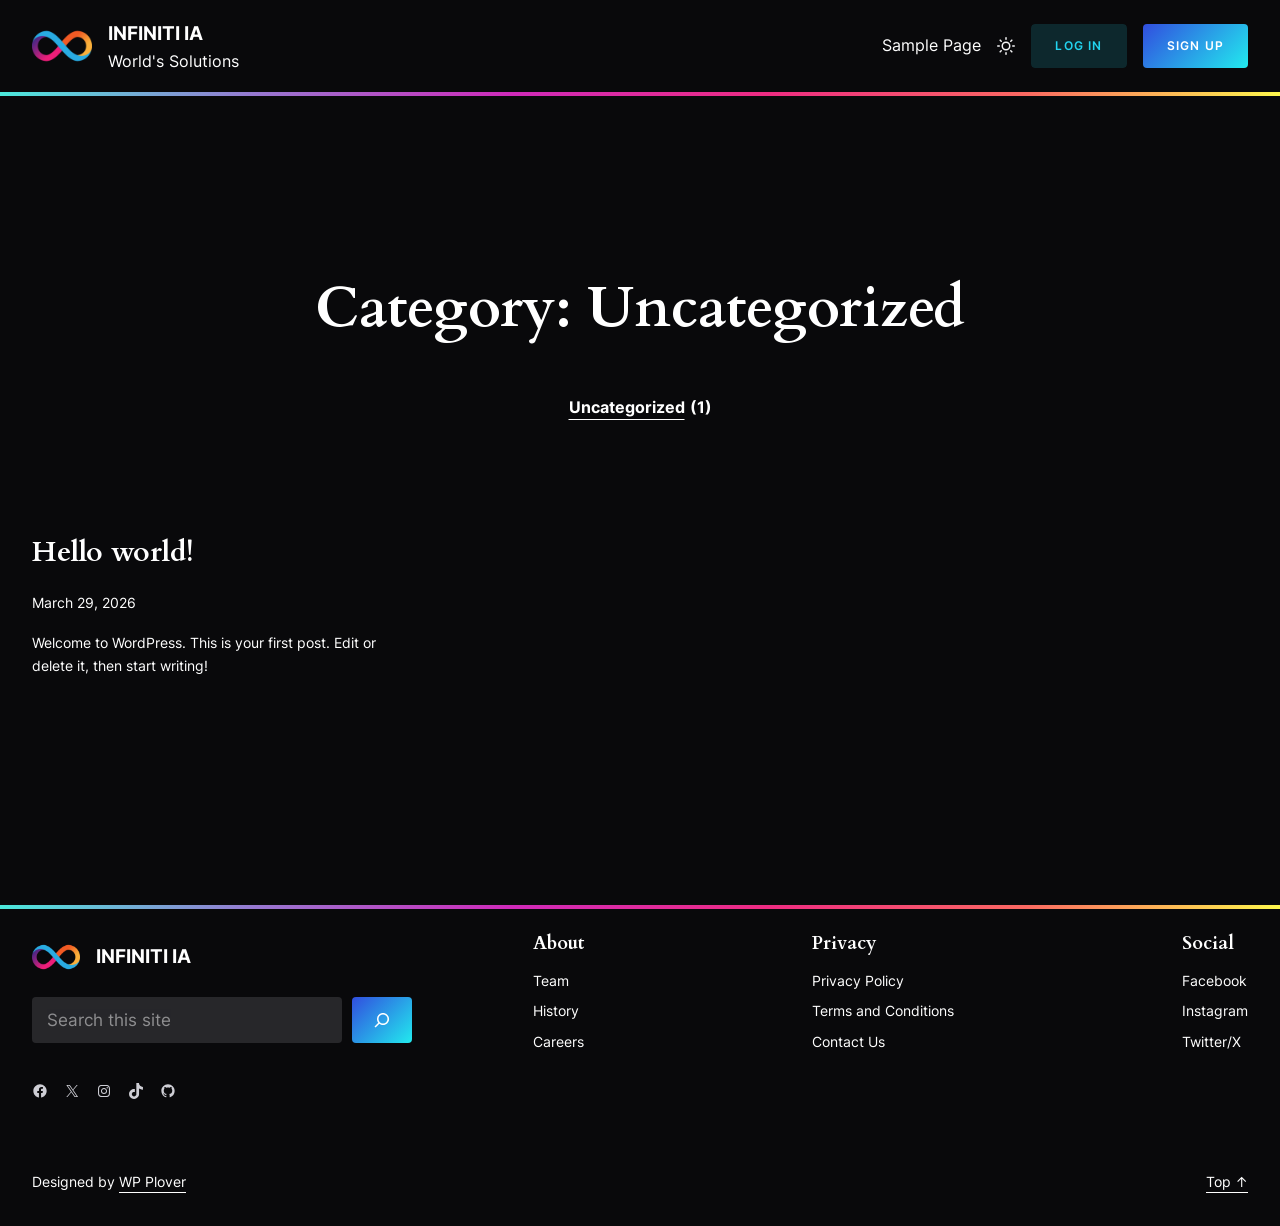
<file: category/uncategorized/index.html>
<!DOCTYPE html>
<html lang="en-US">
<head><meta charset="UTF-8">
	
	<meta name="viewport" content="width=device-width, initial-scale=1">
<meta name="robots" content="max-image-preview:large">
<title>Uncategorized – Infiniti IA</title>
<link rel="alternate" type="application/rss+xml" title="Infiniti IA » Feed" href="/feed/">
<link rel="alternate" type="application/rss+xml" title="Infiniti IA » Comments Feed" href="/comments/feed/">
<link rel="alternate" type="application/rss+xml" title="Infiniti IA » Uncategorized Category Feed" href="/category/uncategorized/feed/">
<style id="wp-img-auto-sizes-contain-inline-css">
img:is([sizes=auto i],[sizes^="auto," i]){contain-intrinsic-size:3000px 1500px}
/*# sourceURL=wp-img-auto-sizes-contain-inline-css */
</style>
<style id="wp-block-site-logo-inline-css">
.wp-block-site-logo{box-sizing:border-box;line-height:0}.wp-block-site-logo a{display:inline-block;line-height:0}.wp-block-site-logo.is-default-size img{height:auto;width:120px}.wp-block-site-logo img{height:auto;max-width:100%}.wp-block-site-logo a,.wp-block-site-logo img{border-radius:inherit}.wp-block-site-logo.aligncenter{margin-left:auto;margin-right:auto;text-align:center}:root :where(.wp-block-site-logo.is-style-rounded){border-radius:9999px}
/*# sourceURL=/wp-includes/blocks/site-logo/style.min.css */
</style>
<style id="plover-core-site-logo-block-style-inline-css">
.wp-block-site-logo{overflow:hidden}.wp-block-site-logo a,.wp-block-site-logo img{border-radius:inherit}

/*# sourceURL=/wp-content/plugins/plover-kit/core/assets/css/blocks/core__site-logo.css */
</style>
<style id="wp-block-site-title-inline-css">
.wp-block-site-title{box-sizing:border-box}.wp-block-site-title :where(a){color:inherit;font-family:inherit;font-size:inherit;font-style:inherit;font-weight:inherit;letter-spacing:inherit;line-height:inherit;text-decoration:inherit}
/*# sourceURL=/wp-includes/blocks/site-title/style.min.css */
</style>
<style id="wp-block-site-tagline-inline-css">
.wp-block-site-tagline{box-sizing:border-box}
/*# sourceURL=/wp-includes/blocks/site-tagline/style.min.css */
</style>
<style id="wp-block-group-inline-css">
.wp-block-group{box-sizing:border-box}:where(.wp-block-group.wp-block-group-is-layout-constrained){position:relative}
/*# sourceURL=/wp-includes/blocks/group/style.min.css */
</style>
<style id="wp-block-page-list-inline-css">
.wp-block-navigation .wp-block-page-list{align-items:var(--navigation-layout-align,initial);background-color:inherit;display:flex;flex-direction:var(--navigation-layout-direction,initial);flex-wrap:var(--navigation-layout-wrap,wrap);justify-content:var(--navigation-layout-justify,initial)}.wp-block-navigation .wp-block-navigation-item{background-color:inherit}.wp-block-page-list{box-sizing:border-box}
/*# sourceURL=/wp-includes/blocks/page-list/style.min.css */
</style>
<style id="plover-core-page-list-block-style-inline-css">
.wp-block-page-list{display:flex;flex-direction:column;gap:var(--plover--style--block-gap)}

/*# sourceURL=/wp-content/plugins/plover-kit/core/assets/css/blocks/core__page-list.css */
</style>
<link rel="stylesheet" id="wp-block-navigation-css" href="/wp-includes/blocks/navigation/style.min.css?ver=6.9.4" media="all">
<style id="plover-plover-theme-core/navigation-css-inline-css">
.wp-block-navigation:where(:not([class*=has-text-decoration])) a{text-decoration:none}.wp-block-navigation:where(:not([class*=has-text-decoration])) a:hover{text-decoration:var(--wp--custom--elements--link--hover--text-decoration, none)}.wp-block-navigation .wp-block-navigation-item__content.wp-block-navigation-item__content,.wp-block-navigation .wp-block-navigation-item__content{color:var(--wp--custom--navigation--color--text, inherit)}.wp-block-navigation .current-menu-item>.wp-block-navigation-item__content,.wp-block-navigation .wp-block-navigation-item__content:hover,.wp-block-navigation .wp-block-navigation-item__content:focus{color:var(--wp--custom--navigation--hover--color--text, var(--wp--custom--color--primary, currentColor))}.wp-block-navigation .wp-block-navigation-item{background:inherit !important;border-radius:inherit;justify-content:center}.wp-block-navigation .wp-block-navigation-item:not(.has-background){background:rgba(0,0,0,0)}.wp-block-navigation:not(.has-background) .wp-block-navigation__submenu-container{color:var(--wp--custom--navigation--submenu--color--text, inherit);background-color:var(--wp--custom--navigation--submenu--color--background, var(--wp--custom--color--body));border-color:var(--wp--custom--navigation--submenu--border-color, var(--wp--custom--border--color, currentColor));border-width:var(--wp--custom--navigation--submenu--border-width, var(--wp--custom--border--width, 1px));border-style:var(--wp--custom--navigation--submenu--border-style, var(--wp--custom--border--style, 1px));border-radius:var(--wp--custom--navigation--submenu--border-radius, var(--wp--custom--border-radius--rounded))}@media(min-width: 600px){.wp-block-navigation__responsive-container-open:not(.always-shown){display:flex}}@media(min-width: 782px){.wp-block-navigation__responsive-container-open:not(.always-shown){display:none}}@media(min-width: 600px){.wp-block-navigation__responsive-container:not(.hidden-by-default):not(.is-menu-open){display:none}}@media(min-width: 782px){.wp-block-navigation__responsive-container:not(.hidden-by-default):not(.is-menu-open){display:block}}

/*# sourceURL=/wp-content/themes/plover/assets/css/blocks/core__navigation.css */
</style>
<style id="wp-block-button-inline-css">
.wp-block-button__link{align-content:center;box-sizing:border-box;cursor:pointer;display:inline-block;height:100%;text-align:center;word-break:break-word}.wp-block-button__link.aligncenter{text-align:center}.wp-block-button__link.alignright{text-align:right}:where(.wp-block-button__link){border-radius:9999px;box-shadow:none;padding:calc(.667em + 2px) calc(1.333em + 2px);text-decoration:none}.wp-block-button[style*=text-decoration] .wp-block-button__link{text-decoration:inherit}.wp-block-buttons>.wp-block-button.has-custom-width{max-width:none}.wp-block-buttons>.wp-block-button.has-custom-width .wp-block-button__link{width:100%}.wp-block-buttons>.wp-block-button.has-custom-font-size .wp-block-button__link{font-size:inherit}.wp-block-buttons>.wp-block-button.wp-block-button__width-25{width:calc(25% - var(--wp--style--block-gap, .5em)*.75)}.wp-block-buttons>.wp-block-button.wp-block-button__width-50{width:calc(50% - var(--wp--style--block-gap, .5em)*.5)}.wp-block-buttons>.wp-block-button.wp-block-button__width-75{width:calc(75% - var(--wp--style--block-gap, .5em)*.25)}.wp-block-buttons>.wp-block-button.wp-block-button__width-100{flex-basis:100%;width:100%}.wp-block-buttons.is-vertical>.wp-block-button.wp-block-button__width-25{width:25%}.wp-block-buttons.is-vertical>.wp-block-button.wp-block-button__width-50{width:50%}.wp-block-buttons.is-vertical>.wp-block-button.wp-block-button__width-75{width:75%}.wp-block-button.is-style-squared,.wp-block-button__link.wp-block-button.is-style-squared{border-radius:0}.wp-block-button.no-border-radius,.wp-block-button__link.no-border-radius{border-radius:0!important}:root :where(.wp-block-button .wp-block-button__link.is-style-outline),:root :where(.wp-block-button.is-style-outline>.wp-block-button__link){border:2px solid;padding:.667em 1.333em}:root :where(.wp-block-button .wp-block-button__link.is-style-outline:not(.has-text-color)),:root :where(.wp-block-button.is-style-outline>.wp-block-button__link:not(.has-text-color)){color:currentColor}:root :where(.wp-block-button .wp-block-button__link.is-style-outline:not(.has-background)),:root :where(.wp-block-button.is-style-outline>.wp-block-button__link:not(.has-background)){background-color:initial;background-image:none}
/*# sourceURL=/wp-includes/blocks/button/style.min.css */
</style>
<style id="wp-block-buttons-inline-css">
.wp-block-buttons{box-sizing:border-box}.wp-block-buttons.is-vertical{flex-direction:column}.wp-block-buttons.is-vertical>.wp-block-button:last-child{margin-bottom:0}.wp-block-buttons>.wp-block-button{display:inline-block;margin:0}.wp-block-buttons.is-content-justification-left{justify-content:flex-start}.wp-block-buttons.is-content-justification-left.is-vertical{align-items:flex-start}.wp-block-buttons.is-content-justification-center{justify-content:center}.wp-block-buttons.is-content-justification-center.is-vertical{align-items:center}.wp-block-buttons.is-content-justification-right{justify-content:flex-end}.wp-block-buttons.is-content-justification-right.is-vertical{align-items:flex-end}.wp-block-buttons.is-content-justification-space-between{justify-content:space-between}.wp-block-buttons.aligncenter{text-align:center}.wp-block-buttons:not(.is-content-justification-space-between,.is-content-justification-right,.is-content-justification-left,.is-content-justification-center) .wp-block-button.aligncenter{margin-left:auto;margin-right:auto;width:100%}.wp-block-buttons[style*=text-decoration] .wp-block-button,.wp-block-buttons[style*=text-decoration] .wp-block-button__link{text-decoration:inherit}.wp-block-buttons.has-custom-font-size .wp-block-button__link{font-size:inherit}.wp-block-buttons .wp-block-button__link{width:100%}.wp-block-button.aligncenter{text-align:center}
/*# sourceURL=/wp-includes/blocks/buttons/style.min.css */
</style>
<style id="wp-block-spacer-inline-css">
.wp-block-spacer{clear:both}
/*# sourceURL=/wp-includes/blocks/spacer/style.min.css */
</style>
<style id="wp-block-query-title-inline-css">
.wp-block-query-title{box-sizing:border-box}
/*# sourceURL=/wp-includes/blocks/query-title/style.min.css */
</style>
<style id="wp-block-tag-cloud-inline-css">
.wp-block-tag-cloud{box-sizing:border-box}.wp-block-tag-cloud.aligncenter{justify-content:center;text-align:center}.wp-block-tag-cloud a{display:inline-block;margin-right:5px}.wp-block-tag-cloud span{display:inline-block;margin-left:5px;text-decoration:none}:root :where(.wp-block-tag-cloud.is-style-outline){display:flex;flex-wrap:wrap;gap:1ch}:root :where(.wp-block-tag-cloud.is-style-outline a){border:1px solid;font-size:unset!important;margin-right:0;padding:1ch 2ch;text-decoration:none!important}
/*# sourceURL=/wp-includes/blocks/tag-cloud/style.min.css */
</style>
<style id="plover-core-tag-cloud-block-style-inline-css">
.wp-block-tag-cloud a{margin-right:var(--plover--style--block-gap, 5px)}.wp-block-tag-cloud a:last-of-type{margin-right:0}

/*# sourceURL=/wp-content/plugins/plover-kit/core/assets/css/blocks/core__tag-cloud.css */
</style>
<style id="wp-block-post-title-inline-css">
.wp-block-post-title{box-sizing:border-box;word-break:break-word}.wp-block-post-title :where(a){display:inline-block;font-family:inherit;font-size:inherit;font-style:inherit;font-weight:inherit;letter-spacing:inherit;line-height:inherit;text-decoration:inherit}
/*# sourceURL=/wp-includes/blocks/post-title/style.min.css */
</style>
<style id="wp-block-post-date-inline-css">
.wp-block-post-date{box-sizing:border-box}
/*# sourceURL=/wp-includes/blocks/post-date/style.min.css */
</style>
<style id="wp-block-paragraph-inline-css">
.is-small-text{font-size:.875em}.is-regular-text{font-size:1em}.is-large-text{font-size:2.25em}.is-larger-text{font-size:3em}.has-drop-cap:not(:focus):first-letter{float:left;font-size:8.4em;font-style:normal;font-weight:100;line-height:.68;margin:.05em .1em 0 0;text-transform:uppercase}body.rtl .has-drop-cap:not(:focus):first-letter{float:none;margin-left:.1em}p.has-drop-cap.has-background{overflow:hidden}:root :where(p.has-background){padding:1.25em 2.375em}:where(p.has-text-color:not(.has-link-color)) a{color:inherit}p.has-text-align-left[style*="writing-mode:vertical-lr"],p.has-text-align-right[style*="writing-mode:vertical-rl"]{rotate:180deg}
/*# sourceURL=/wp-includes/blocks/paragraph/style.min.css */
</style>
<style id="wp-block-post-excerpt-inline-css">
:where(.wp-block-post-excerpt){box-sizing:border-box;margin-bottom:var(--wp--style--block-gap);margin-top:var(--wp--style--block-gap)}.wp-block-post-excerpt__excerpt{margin-bottom:0;margin-top:0}.wp-block-post-excerpt__more-text{margin-bottom:0;margin-top:var(--wp--style--block-gap)}.wp-block-post-excerpt__more-link{display:inline-block}
/*# sourceURL=/wp-includes/blocks/post-excerpt/style.min.css */
</style>
<style id="wp-block-post-template-inline-css">
.wp-block-post-template{box-sizing:border-box;list-style:none;margin-bottom:0;margin-top:0;max-width:100%;padding:0}.wp-block-post-template.is-flex-container{display:flex;flex-direction:row;flex-wrap:wrap;gap:1.25em}.wp-block-post-template.is-flex-container>li{margin:0;width:100%}@media (min-width:600px){.wp-block-post-template.is-flex-container.is-flex-container.columns-2>li{width:calc(50% - .625em)}.wp-block-post-template.is-flex-container.is-flex-container.columns-3>li{width:calc(33.33333% - .83333em)}.wp-block-post-template.is-flex-container.is-flex-container.columns-4>li{width:calc(25% - .9375em)}.wp-block-post-template.is-flex-container.is-flex-container.columns-5>li{width:calc(20% - 1em)}.wp-block-post-template.is-flex-container.is-flex-container.columns-6>li{width:calc(16.66667% - 1.04167em)}}@media (max-width:600px){.wp-block-post-template-is-layout-grid.wp-block-post-template-is-layout-grid.wp-block-post-template-is-layout-grid.wp-block-post-template-is-layout-grid{grid-template-columns:1fr}}.wp-block-post-template-is-layout-constrained>li>.alignright,.wp-block-post-template-is-layout-flow>li>.alignright{float:right;margin-inline-end:0;margin-inline-start:2em}.wp-block-post-template-is-layout-constrained>li>.alignleft,.wp-block-post-template-is-layout-flow>li>.alignleft{float:left;margin-inline-end:2em;margin-inline-start:0}.wp-block-post-template-is-layout-constrained>li>.aligncenter,.wp-block-post-template-is-layout-flow>li>.aligncenter{margin-inline-end:auto;margin-inline-start:auto}
/*# sourceURL=/wp-includes/blocks/post-template/style.min.css */
</style>
<style id="plover-plover-theme-core/post-template-css-inline-css">
@media(min-width: 600px)and (max-width: 782px){.wp-block-post-template-is-layout-grid.wp-block-post-template-is-layout-grid.wp-block-post-template-is-layout-grid.wp-block-post-template-is-layout-grid{grid-template-columns:repeat(2, minmax(0, 1fr))}}

/*# sourceURL=/wp-content/themes/plover/assets/css/blocks/core__post-template.css */
</style>
<style id="wp-block-search-inline-css">
.wp-block-search__button{margin-left:10px;word-break:normal}.wp-block-search__button.has-icon{line-height:0}.wp-block-search__button svg{height:1.25em;min-height:24px;min-width:24px;width:1.25em;fill:currentColor;vertical-align:text-bottom}:where(.wp-block-search__button){border:1px solid #ccc;padding:6px 10px}.wp-block-search__inside-wrapper{display:flex;flex:auto;flex-wrap:nowrap;max-width:100%}.wp-block-search__label{width:100%}.wp-block-search.wp-block-search__button-only .wp-block-search__button{box-sizing:border-box;display:flex;flex-shrink:0;justify-content:center;margin-left:0;max-width:100%}.wp-block-search.wp-block-search__button-only .wp-block-search__inside-wrapper{min-width:0!important;transition-property:width}.wp-block-search.wp-block-search__button-only .wp-block-search__input{flex-basis:100%;transition-duration:.3s}.wp-block-search.wp-block-search__button-only.wp-block-search__searchfield-hidden,.wp-block-search.wp-block-search__button-only.wp-block-search__searchfield-hidden .wp-block-search__inside-wrapper{overflow:hidden}.wp-block-search.wp-block-search__button-only.wp-block-search__searchfield-hidden .wp-block-search__input{border-left-width:0!important;border-right-width:0!important;flex-basis:0;flex-grow:0;margin:0;min-width:0!important;padding-left:0!important;padding-right:0!important;width:0!important}:where(.wp-block-search__input){appearance:none;border:1px solid #949494;flex-grow:1;font-family:inherit;font-size:inherit;font-style:inherit;font-weight:inherit;letter-spacing:inherit;line-height:inherit;margin-left:0;margin-right:0;min-width:3rem;padding:8px;text-decoration:unset!important;text-transform:inherit}:where(.wp-block-search__button-inside .wp-block-search__inside-wrapper){background-color:#fff;border:1px solid #949494;box-sizing:border-box;padding:4px}:where(.wp-block-search__button-inside .wp-block-search__inside-wrapper) .wp-block-search__input{border:none;border-radius:0;padding:0 4px}:where(.wp-block-search__button-inside .wp-block-search__inside-wrapper) .wp-block-search__input:focus{outline:none}:where(.wp-block-search__button-inside .wp-block-search__inside-wrapper) :where(.wp-block-search__button){padding:4px 8px}.wp-block-search.aligncenter .wp-block-search__inside-wrapper{margin:auto}.wp-block[data-align=right] .wp-block-search.wp-block-search__button-only .wp-block-search__inside-wrapper{float:right}
/*# sourceURL=/wp-includes/blocks/search/style.min.css */
</style>
<style id="plover-plover-theme-core/search-css-inline-css">
.wp-block-search .wp-block-search__input{margin-bottom:0;border-width:var(--wp--custom--elements--input--border-width, var(--wp--custom--border--width, 1px));border-color:var(--wp--custom--elements--input--border-color, var(--wp--custom--border--color, currentColor));border-radius:var(--wp--custom--elements--input--border-radius, var(--wp--custom--border-radius--rounded, inherit));border-style:var(--wp--custom--elements--input--border-style, var(--wp--custom--border--style, solid))}.wp-block-search__inside-wrapper{position:relative}.wp-block-search__button-inside .wp-block-search__inside-wrapper{border-radius:var(--wp--custom--elements--input--border-radius, var(--wp--custom--border-radius--rounded, inherit));padding:0}.wp-block-search__button-inside .wp-block-search__inside-wrapper .wp-block-search__input,.wp-block-search__button-inside .wp-block-search__inside-wrapper [type=submit]{border-radius:inherit}.wp-block-search__button-inside .wp-block-search__inside-wrapper:not(.has-border-color){border-width:var(--wp--custom--elements--input--border-width, var(--wp--custom--border--width, 1px));border-color:var(--wp--custom--elements--input--border-color, var(--wp--custom--border--color, currentColor))}.wp-block-search__button-inside .wp-block-search__button{position:absolute;right:.2em;top:.2em;bottom:.2em;height:auto;margin:auto}

/*# sourceURL=/wp-content/themes/plover/assets/css/blocks/core__search.css */
</style>
<style id="wp-block-social-links-inline-css">
.wp-block-social-links{background:none;box-sizing:border-box;margin-left:0;padding-left:0;padding-right:0;text-indent:0}.wp-block-social-links .wp-social-link a,.wp-block-social-links .wp-social-link a:hover{border-bottom:0;box-shadow:none;text-decoration:none}.wp-block-social-links .wp-social-link svg{height:1em;width:1em}.wp-block-social-links .wp-social-link span:not(.screen-reader-text){font-size:.65em;margin-left:.5em;margin-right:.5em}.wp-block-social-links.has-small-icon-size{font-size:16px}.wp-block-social-links,.wp-block-social-links.has-normal-icon-size{font-size:24px}.wp-block-social-links.has-large-icon-size{font-size:36px}.wp-block-social-links.has-huge-icon-size{font-size:48px}.wp-block-social-links.aligncenter{display:flex;justify-content:center}.wp-block-social-links.alignright{justify-content:flex-end}.wp-block-social-link{border-radius:9999px;display:block}@media not (prefers-reduced-motion){.wp-block-social-link{transition:transform .1s ease}}.wp-block-social-link{height:auto}.wp-block-social-link a{align-items:center;display:flex;line-height:0}.wp-block-social-link:hover{transform:scale(1.1)}.wp-block-social-links .wp-block-social-link.wp-social-link{display:inline-block;margin:0;padding:0}.wp-block-social-links .wp-block-social-link.wp-social-link .wp-block-social-link-anchor,.wp-block-social-links .wp-block-social-link.wp-social-link .wp-block-social-link-anchor svg,.wp-block-social-links .wp-block-social-link.wp-social-link .wp-block-social-link-anchor:active,.wp-block-social-links .wp-block-social-link.wp-social-link .wp-block-social-link-anchor:hover,.wp-block-social-links .wp-block-social-link.wp-social-link .wp-block-social-link-anchor:visited{color:currentColor;fill:currentColor}:where(.wp-block-social-links:not(.is-style-logos-only)) .wp-social-link{background-color:#f0f0f0;color:#444}:where(.wp-block-social-links:not(.is-style-logos-only)) .wp-social-link-amazon{background-color:#f90;color:#fff}:where(.wp-block-social-links:not(.is-style-logos-only)) .wp-social-link-bandcamp{background-color:#1ea0c3;color:#fff}:where(.wp-block-social-links:not(.is-style-logos-only)) .wp-social-link-behance{background-color:#0757fe;color:#fff}:where(.wp-block-social-links:not(.is-style-logos-only)) .wp-social-link-bluesky{background-color:#0a7aff;color:#fff}:where(.wp-block-social-links:not(.is-style-logos-only)) .wp-social-link-codepen{background-color:#1e1f26;color:#fff}:where(.wp-block-social-links:not(.is-style-logos-only)) .wp-social-link-deviantart{background-color:#02e49b;color:#fff}:where(.wp-block-social-links:not(.is-style-logos-only)) .wp-social-link-discord{background-color:#5865f2;color:#fff}:where(.wp-block-social-links:not(.is-style-logos-only)) .wp-social-link-dribbble{background-color:#e94c89;color:#fff}:where(.wp-block-social-links:not(.is-style-logos-only)) .wp-social-link-dropbox{background-color:#4280ff;color:#fff}:where(.wp-block-social-links:not(.is-style-logos-only)) .wp-social-link-etsy{background-color:#f45800;color:#fff}:where(.wp-block-social-links:not(.is-style-logos-only)) .wp-social-link-facebook{background-color:#0866ff;color:#fff}:where(.wp-block-social-links:not(.is-style-logos-only)) .wp-social-link-fivehundredpx{background-color:#000;color:#fff}:where(.wp-block-social-links:not(.is-style-logos-only)) .wp-social-link-flickr{background-color:#0461dd;color:#fff}:where(.wp-block-social-links:not(.is-style-logos-only)) .wp-social-link-foursquare{background-color:#e65678;color:#fff}:where(.wp-block-social-links:not(.is-style-logos-only)) .wp-social-link-github{background-color:#24292d;color:#fff}:where(.wp-block-social-links:not(.is-style-logos-only)) .wp-social-link-goodreads{background-color:#eceadd;color:#382110}:where(.wp-block-social-links:not(.is-style-logos-only)) .wp-social-link-google{background-color:#ea4434;color:#fff}:where(.wp-block-social-links:not(.is-style-logos-only)) .wp-social-link-gravatar{background-color:#1d4fc4;color:#fff}:where(.wp-block-social-links:not(.is-style-logos-only)) .wp-social-link-instagram{background-color:#f00075;color:#fff}:where(.wp-block-social-links:not(.is-style-logos-only)) .wp-social-link-lastfm{background-color:#e21b24;color:#fff}:where(.wp-block-social-links:not(.is-style-logos-only)) .wp-social-link-linkedin{background-color:#0d66c2;color:#fff}:where(.wp-block-social-links:not(.is-style-logos-only)) .wp-social-link-mastodon{background-color:#3288d4;color:#fff}:where(.wp-block-social-links:not(.is-style-logos-only)) .wp-social-link-medium{background-color:#000;color:#fff}:where(.wp-block-social-links:not(.is-style-logos-only)) .wp-social-link-meetup{background-color:#f6405f;color:#fff}:where(.wp-block-social-links:not(.is-style-logos-only)) .wp-social-link-patreon{background-color:#000;color:#fff}:where(.wp-block-social-links:not(.is-style-logos-only)) .wp-social-link-pinterest{background-color:#e60122;color:#fff}:where(.wp-block-social-links:not(.is-style-logos-only)) .wp-social-link-pocket{background-color:#ef4155;color:#fff}:where(.wp-block-social-links:not(.is-style-logos-only)) .wp-social-link-reddit{background-color:#ff4500;color:#fff}:where(.wp-block-social-links:not(.is-style-logos-only)) .wp-social-link-skype{background-color:#0478d7;color:#fff}:where(.wp-block-social-links:not(.is-style-logos-only)) .wp-social-link-snapchat{background-color:#fefc00;color:#fff;stroke:#000}:where(.wp-block-social-links:not(.is-style-logos-only)) .wp-social-link-soundcloud{background-color:#ff5600;color:#fff}:where(.wp-block-social-links:not(.is-style-logos-only)) .wp-social-link-spotify{background-color:#1bd760;color:#fff}:where(.wp-block-social-links:not(.is-style-logos-only)) .wp-social-link-telegram{background-color:#2aabee;color:#fff}:where(.wp-block-social-links:not(.is-style-logos-only)) .wp-social-link-threads{background-color:#000;color:#fff}:where(.wp-block-social-links:not(.is-style-logos-only)) .wp-social-link-tiktok{background-color:#000;color:#fff}:where(.wp-block-social-links:not(.is-style-logos-only)) .wp-social-link-tumblr{background-color:#011835;color:#fff}:where(.wp-block-social-links:not(.is-style-logos-only)) .wp-social-link-twitch{background-color:#6440a4;color:#fff}:where(.wp-block-social-links:not(.is-style-logos-only)) .wp-social-link-twitter{background-color:#1da1f2;color:#fff}:where(.wp-block-social-links:not(.is-style-logos-only)) .wp-social-link-vimeo{background-color:#1eb7ea;color:#fff}:where(.wp-block-social-links:not(.is-style-logos-only)) .wp-social-link-vk{background-color:#4680c2;color:#fff}:where(.wp-block-social-links:not(.is-style-logos-only)) .wp-social-link-wordpress{background-color:#3499cd;color:#fff}:where(.wp-block-social-links:not(.is-style-logos-only)) .wp-social-link-whatsapp{background-color:#25d366;color:#fff}:where(.wp-block-social-links:not(.is-style-logos-only)) .wp-social-link-x{background-color:#000;color:#fff}:where(.wp-block-social-links:not(.is-style-logos-only)) .wp-social-link-yelp{background-color:#d32422;color:#fff}:where(.wp-block-social-links:not(.is-style-logos-only)) .wp-social-link-youtube{background-color:red;color:#fff}:where(.wp-block-social-links.is-style-logos-only) .wp-social-link{background:none}:where(.wp-block-social-links.is-style-logos-only) .wp-social-link svg{height:1.25em;width:1.25em}:where(.wp-block-social-links.is-style-logos-only) .wp-social-link-amazon{color:#f90}:where(.wp-block-social-links.is-style-logos-only) .wp-social-link-bandcamp{color:#1ea0c3}:where(.wp-block-social-links.is-style-logos-only) .wp-social-link-behance{color:#0757fe}:where(.wp-block-social-links.is-style-logos-only) .wp-social-link-bluesky{color:#0a7aff}:where(.wp-block-social-links.is-style-logos-only) .wp-social-link-codepen{color:#1e1f26}:where(.wp-block-social-links.is-style-logos-only) .wp-social-link-deviantart{color:#02e49b}:where(.wp-block-social-links.is-style-logos-only) .wp-social-link-discord{color:#5865f2}:where(.wp-block-social-links.is-style-logos-only) .wp-social-link-dribbble{color:#e94c89}:where(.wp-block-social-links.is-style-logos-only) .wp-social-link-dropbox{color:#4280ff}:where(.wp-block-social-links.is-style-logos-only) .wp-social-link-etsy{color:#f45800}:where(.wp-block-social-links.is-style-logos-only) .wp-social-link-facebook{color:#0866ff}:where(.wp-block-social-links.is-style-logos-only) .wp-social-link-fivehundredpx{color:#000}:where(.wp-block-social-links.is-style-logos-only) .wp-social-link-flickr{color:#0461dd}:where(.wp-block-social-links.is-style-logos-only) .wp-social-link-foursquare{color:#e65678}:where(.wp-block-social-links.is-style-logos-only) .wp-social-link-github{color:#24292d}:where(.wp-block-social-links.is-style-logos-only) .wp-social-link-goodreads{color:#382110}:where(.wp-block-social-links.is-style-logos-only) .wp-social-link-google{color:#ea4434}:where(.wp-block-social-links.is-style-logos-only) .wp-social-link-gravatar{color:#1d4fc4}:where(.wp-block-social-links.is-style-logos-only) .wp-social-link-instagram{color:#f00075}:where(.wp-block-social-links.is-style-logos-only) .wp-social-link-lastfm{color:#e21b24}:where(.wp-block-social-links.is-style-logos-only) .wp-social-link-linkedin{color:#0d66c2}:where(.wp-block-social-links.is-style-logos-only) .wp-social-link-mastodon{color:#3288d4}:where(.wp-block-social-links.is-style-logos-only) .wp-social-link-medium{color:#000}:where(.wp-block-social-links.is-style-logos-only) .wp-social-link-meetup{color:#f6405f}:where(.wp-block-social-links.is-style-logos-only) .wp-social-link-patreon{color:#000}:where(.wp-block-social-links.is-style-logos-only) .wp-social-link-pinterest{color:#e60122}:where(.wp-block-social-links.is-style-logos-only) .wp-social-link-pocket{color:#ef4155}:where(.wp-block-social-links.is-style-logos-only) .wp-social-link-reddit{color:#ff4500}:where(.wp-block-social-links.is-style-logos-only) .wp-social-link-skype{color:#0478d7}:where(.wp-block-social-links.is-style-logos-only) .wp-social-link-snapchat{color:#fff;stroke:#000}:where(.wp-block-social-links.is-style-logos-only) .wp-social-link-soundcloud{color:#ff5600}:where(.wp-block-social-links.is-style-logos-only) .wp-social-link-spotify{color:#1bd760}:where(.wp-block-social-links.is-style-logos-only) .wp-social-link-telegram{color:#2aabee}:where(.wp-block-social-links.is-style-logos-only) .wp-social-link-threads{color:#000}:where(.wp-block-social-links.is-style-logos-only) .wp-social-link-tiktok{color:#000}:where(.wp-block-social-links.is-style-logos-only) .wp-social-link-tumblr{color:#011835}:where(.wp-block-social-links.is-style-logos-only) .wp-social-link-twitch{color:#6440a4}:where(.wp-block-social-links.is-style-logos-only) .wp-social-link-twitter{color:#1da1f2}:where(.wp-block-social-links.is-style-logos-only) .wp-social-link-vimeo{color:#1eb7ea}:where(.wp-block-social-links.is-style-logos-only) .wp-social-link-vk{color:#4680c2}:where(.wp-block-social-links.is-style-logos-only) .wp-social-link-whatsapp{color:#25d366}:where(.wp-block-social-links.is-style-logos-only) .wp-social-link-wordpress{color:#3499cd}:where(.wp-block-social-links.is-style-logos-only) .wp-social-link-x{color:#000}:where(.wp-block-social-links.is-style-logos-only) .wp-social-link-yelp{color:#d32422}:where(.wp-block-social-links.is-style-logos-only) .wp-social-link-youtube{color:red}.wp-block-social-links.is-style-pill-shape .wp-social-link{width:auto}:root :where(.wp-block-social-links .wp-social-link a){padding:.25em}:root :where(.wp-block-social-links.is-style-logos-only .wp-social-link a){padding:0}:root :where(.wp-block-social-links.is-style-pill-shape .wp-social-link a){padding-left:.6666666667em;padding-right:.6666666667em}.wp-block-social-links:not(.has-icon-color):not(.has-icon-background-color) .wp-social-link-snapchat .wp-block-social-link-label{color:#000}
/*# sourceURL=/wp-includes/blocks/social-links/style.min.css */
</style>
<style id="wp-block-heading-inline-css">
h1:where(.wp-block-heading).has-background,h2:where(.wp-block-heading).has-background,h3:where(.wp-block-heading).has-background,h4:where(.wp-block-heading).has-background,h5:where(.wp-block-heading).has-background,h6:where(.wp-block-heading).has-background{padding:1.25em 2.375em}h1.has-text-align-left[style*=writing-mode]:where([style*=vertical-lr]),h1.has-text-align-right[style*=writing-mode]:where([style*=vertical-rl]),h2.has-text-align-left[style*=writing-mode]:where([style*=vertical-lr]),h2.has-text-align-right[style*=writing-mode]:where([style*=vertical-rl]),h3.has-text-align-left[style*=writing-mode]:where([style*=vertical-lr]),h3.has-text-align-right[style*=writing-mode]:where([style*=vertical-rl]),h4.has-text-align-left[style*=writing-mode]:where([style*=vertical-lr]),h4.has-text-align-right[style*=writing-mode]:where([style*=vertical-rl]),h5.has-text-align-left[style*=writing-mode]:where([style*=vertical-lr]),h5.has-text-align-right[style*=writing-mode]:where([style*=vertical-rl]),h6.has-text-align-left[style*=writing-mode]:where([style*=vertical-lr]),h6.has-text-align-right[style*=writing-mode]:where([style*=vertical-rl]){rotate:180deg}
/*# sourceURL=/wp-includes/blocks/heading/style.min.css */
</style>
<style id="wp-block-navigation-link-inline-css">
.wp-block-navigation .wp-block-navigation-item__label{overflow-wrap:break-word}.wp-block-navigation .wp-block-navigation-item__description{display:none}.link-ui-tools{outline:1px solid #f0f0f0;padding:8px}.link-ui-block-inserter{padding-top:8px}.link-ui-block-inserter__back{margin-left:8px;text-transform:uppercase}
/*# sourceURL=/wp-includes/blocks/navigation-link/style.min.css */
</style>
<style id="wp-block-columns-inline-css">
.wp-block-columns{box-sizing:border-box;display:flex;flex-wrap:wrap!important}@media (min-width:782px){.wp-block-columns{flex-wrap:nowrap!important}}.wp-block-columns{align-items:normal!important}.wp-block-columns.are-vertically-aligned-top{align-items:flex-start}.wp-block-columns.are-vertically-aligned-center{align-items:center}.wp-block-columns.are-vertically-aligned-bottom{align-items:flex-end}@media (max-width:781px){.wp-block-columns:not(.is-not-stacked-on-mobile)>.wp-block-column{flex-basis:100%!important}}@media (min-width:782px){.wp-block-columns:not(.is-not-stacked-on-mobile)>.wp-block-column{flex-basis:0;flex-grow:1}.wp-block-columns:not(.is-not-stacked-on-mobile)>.wp-block-column[style*=flex-basis]{flex-grow:0}}.wp-block-columns.is-not-stacked-on-mobile{flex-wrap:nowrap!important}.wp-block-columns.is-not-stacked-on-mobile>.wp-block-column{flex-basis:0;flex-grow:1}.wp-block-columns.is-not-stacked-on-mobile>.wp-block-column[style*=flex-basis]{flex-grow:0}:where(.wp-block-columns){margin-bottom:1.75em}:where(.wp-block-columns.has-background){padding:1.25em 2.375em}.wp-block-column{flex-grow:1;min-width:0;overflow-wrap:break-word;word-break:break-word}.wp-block-column.is-vertically-aligned-top{align-self:flex-start}.wp-block-column.is-vertically-aligned-center{align-self:center}.wp-block-column.is-vertically-aligned-bottom{align-self:flex-end}.wp-block-column.is-vertically-aligned-stretch{align-self:stretch}.wp-block-column.is-vertically-aligned-bottom,.wp-block-column.is-vertically-aligned-center,.wp-block-column.is-vertically-aligned-top{width:100%}
/*# sourceURL=/wp-includes/blocks/columns/style.min.css */
</style>
<style id="plover-plover-theme-core/columns-css-inline-css">


/*# sourceURL=/wp-content/themes/plover/assets/css/blocks/core__columns.css */
</style>
<style id="wp-emoji-styles-inline-css">

	img.wp-smiley, img.emoji {
		display: inline !important;
		border: none !important;
		box-shadow: none !important;
		height: 1em !important;
		width: 1em !important;
		margin: 0 0.07em !important;
		vertical-align: -0.1em !important;
		background: none !important;
		padding: 0 !important;
	}
/*# sourceURL=wp-emoji-styles-inline-css */
</style>
<style id="wp-block-library-inline-css">
:root{--wp-block-synced-color:#7a00df;--wp-block-synced-color--rgb:122,0,223;--wp-bound-block-color:var(--wp-block-synced-color);--wp-editor-canvas-background:#ddd;--wp-admin-theme-color:#007cba;--wp-admin-theme-color--rgb:0,124,186;--wp-admin-theme-color-darker-10:#006ba1;--wp-admin-theme-color-darker-10--rgb:0,107,160.5;--wp-admin-theme-color-darker-20:#005a87;--wp-admin-theme-color-darker-20--rgb:0,90,135;--wp-admin-border-width-focus:2px}@media (min-resolution:192dpi){:root{--wp-admin-border-width-focus:1.5px}}.wp-element-button{cursor:pointer}:root .has-very-light-gray-background-color{background-color:#eee}:root .has-very-dark-gray-background-color{background-color:#313131}:root .has-very-light-gray-color{color:#eee}:root .has-very-dark-gray-color{color:#313131}:root .has-vivid-green-cyan-to-vivid-cyan-blue-gradient-background{background:linear-gradient(135deg,#00d084,#0693e3)}:root .has-purple-crush-gradient-background{background:linear-gradient(135deg,#34e2e4,#4721fb 50%,#ab1dfe)}:root .has-hazy-dawn-gradient-background{background:linear-gradient(135deg,#faaca8,#dad0ec)}:root .has-subdued-olive-gradient-background{background:linear-gradient(135deg,#fafae1,#67a671)}:root .has-atomic-cream-gradient-background{background:linear-gradient(135deg,#fdd79a,#004a59)}:root .has-nightshade-gradient-background{background:linear-gradient(135deg,#330968,#31cdcf)}:root .has-midnight-gradient-background{background:linear-gradient(135deg,#020381,#2874fc)}:root{--wp--preset--font-size--normal:16px;--wp--preset--font-size--huge:42px}.has-regular-font-size{font-size:1em}.has-larger-font-size{font-size:2.625em}.has-normal-font-size{font-size:var(--wp--preset--font-size--normal)}.has-huge-font-size{font-size:var(--wp--preset--font-size--huge)}.has-text-align-center{text-align:center}.has-text-align-left{text-align:left}.has-text-align-right{text-align:right}.has-fit-text{white-space:nowrap!important}#end-resizable-editor-section{display:none}.aligncenter{clear:both}.items-justified-left{justify-content:flex-start}.items-justified-center{justify-content:center}.items-justified-right{justify-content:flex-end}.items-justified-space-between{justify-content:space-between}.screen-reader-text{border:0;clip-path:inset(50%);height:1px;margin:-1px;overflow:hidden;padding:0;position:absolute;width:1px;word-wrap:normal!important}.screen-reader-text:focus{background-color:#ddd;clip-path:none;color:#444;display:block;font-size:1em;height:auto;left:5px;line-height:normal;padding:15px 23px 14px;text-decoration:none;top:5px;width:auto;z-index:100000}html :where(.has-border-color){border-style:solid}html :where([style*=border-top-color]){border-top-style:solid}html :where([style*=border-right-color]){border-right-style:solid}html :where([style*=border-bottom-color]){border-bottom-style:solid}html :where([style*=border-left-color]){border-left-style:solid}html :where([style*=border-width]){border-style:solid}html :where([style*=border-top-width]){border-top-style:solid}html :where([style*=border-right-width]){border-right-style:solid}html :where([style*=border-bottom-width]){border-bottom-style:solid}html :where([style*=border-left-width]){border-left-style:solid}html :where(img[class*=wp-image-]){height:auto;max-width:100%}:where(figure){margin:0 0 1em}html :where(.is-position-sticky){--wp-admin--admin-bar--position-offset:var(--wp-admin--admin-bar--height,0px)}@media screen and (max-width:600px){html :where(.is-position-sticky){--wp-admin--admin-bar--position-offset:0px}}
/*# sourceURL=/wp-includes/css/dist/block-library/common.min.css */
</style>
<style id="global-styles-inline-css">
:root{--wp--preset--aspect-ratio--square: 1;--wp--preset--aspect-ratio--4-3: 4/3;--wp--preset--aspect-ratio--3-4: 3/4;--wp--preset--aspect-ratio--3-2: 3/2;--wp--preset--aspect-ratio--2-3: 2/3;--wp--preset--aspect-ratio--16-9: 16/9;--wp--preset--aspect-ratio--9-16: 9/16;--wp--preset--color--black: #000000;--wp--preset--color--cyan-bluish-gray: #abb8c3;--wp--preset--color--white: #ffffff;--wp--preset--color--pale-pink: #f78da7;--wp--preset--color--vivid-red: #cf2e2e;--wp--preset--color--luminous-vivid-orange: #ff6900;--wp--preset--color--luminous-vivid-amber: #fcb900;--wp--preset--color--light-green-cyan: #7bdcb5;--wp--preset--color--vivid-green-cyan: #00d084;--wp--preset--color--pale-cyan-blue: #8ed1fc;--wp--preset--color--vivid-cyan-blue: #0693e3;--wp--preset--color--vivid-purple: #9b51e0;--wp--preset--color--primary-active: #22d3ee;--wp--preset--color--primary-color: #3b82f6;--wp--preset--color--neutral-950: #09090b;--wp--preset--color--neutral-800: #27272a;--wp--preset--color--neutral-600: #61616a;--wp--preset--color--neutral-400: #ceced5;--wp--preset--color--neutral-200: #f4f4f5;--wp--preset--color--neutral-0: #ffffff;--wp--preset--color--transparent: transparent;--wp--preset--color--current: currentcolor;--wp--preset--color--inherit: inherit;--wp--preset--gradient--vivid-cyan-blue-to-vivid-purple: linear-gradient(135deg,rgb(6,147,227) 0%,rgb(155,81,224) 100%);--wp--preset--gradient--light-green-cyan-to-vivid-green-cyan: linear-gradient(135deg,rgb(122,220,180) 0%,rgb(0,208,130) 100%);--wp--preset--gradient--luminous-vivid-amber-to-luminous-vivid-orange: linear-gradient(135deg,rgb(252,185,0) 0%,rgb(255,105,0) 100%);--wp--preset--gradient--luminous-vivid-orange-to-vivid-red: linear-gradient(135deg,rgb(255,105,0) 0%,rgb(207,46,46) 100%);--wp--preset--gradient--very-light-gray-to-cyan-bluish-gray: linear-gradient(135deg,rgb(238,238,238) 0%,rgb(169,184,195) 100%);--wp--preset--gradient--cool-to-warm-spectrum: linear-gradient(135deg,rgb(74,234,220) 0%,rgb(151,120,209) 20%,rgb(207,42,186) 40%,rgb(238,44,130) 60%,rgb(251,105,98) 80%,rgb(254,248,76) 100%);--wp--preset--gradient--blush-light-purple: linear-gradient(135deg,rgb(255,206,236) 0%,rgb(152,150,240) 100%);--wp--preset--gradient--blush-bordeaux: linear-gradient(135deg,rgb(254,205,165) 0%,rgb(254,45,45) 50%,rgb(107,0,62) 100%);--wp--preset--gradient--luminous-dusk: linear-gradient(135deg,rgb(255,203,112) 0%,rgb(199,81,192) 50%,rgb(65,88,208) 100%);--wp--preset--gradient--pale-ocean: linear-gradient(135deg,rgb(255,245,203) 0%,rgb(182,227,212) 50%,rgb(51,167,181) 100%);--wp--preset--gradient--electric-grass: linear-gradient(135deg,rgb(202,248,128) 0%,rgb(113,206,126) 100%);--wp--preset--gradient--midnight: linear-gradient(135deg,rgb(2,3,129) 0%,rgb(40,116,252) 100%);--wp--preset--gradient--primary: linear-gradient(135deg, #314edf 0%, #22eaee 100%);--wp--preset--gradient--primary-invert: linear-gradient(135deg, #22eaee 0%, #314edf 100%);--wp--preset--gradient--background-transparent: linear-gradient(0deg,var(--wp--custom--body--background) 50%,transparent 50%);--wp--preset--gradient--transparent-background: linear-gradient(180deg,var(--wp--custom--body--background) 50%,transparent 50%);--wp--preset--gradient--checkerboard: repeating-conic-gradient(var(--wp--preset--color--neutral-200) 0% 25%, transparent 0% 50%) 50% / 16px 16px;--wp--preset--gradient--grid: conic-gradient(from 90deg at 1px 1px,transparent 90deg,var(--wp--custom--gradient-grid--color,var(--wp--preset--color--neutral-200)) 0) -1px -1px / var(--wp--custom--gradient-grid--size,40px) var(--wp--custom--gradient-grid--size,40px);--wp--preset--font-size--small: 0.875rem;--wp--preset--font-size--medium: clamp(14px, 0.875rem + ((1vw - 3.2px) * 0.469), 20px);--wp--preset--font-size--large: clamp(1rem, 1rem + ((1vw - 0.2rem) * 0.156), 1.125rem);--wp--preset--font-size--x-large: clamp(1.125rem, 1.125rem + ((1vw - 0.2rem) * 0.156), 1.25rem);--wp--preset--font-size--inherit: inherit;--wp--preset--font-size--x-small: 0.75rem;--wp--preset--font-size--base: 1rem;--wp--preset--font-size--2-x-large: clamp(1.25rem, 1.25rem + ((1vw - 0.2rem) * 0.313), 1.5rem);--wp--preset--font-size--3-x-large: clamp(1.5rem, 1.5rem + ((1vw - 0.2rem) * 0.469), 1.875rem);--wp--preset--font-size--4-x-large: clamp(1.875rem, 1.875rem + ((1vw - 0.2rem) * 0.469), 2.25rem);--wp--preset--font-size--5-x-large: clamp(2.25rem, 2.25rem + ((1vw - 0.2rem) * 0.938), 3rem);--wp--preset--font-size--6-x-large: clamp(3rem, 3rem + ((1vw - 0.2rem) * 0.938), 3.75rem);--wp--preset--font-size--7-x-large: clamp(3.75rem, 3.75rem + ((1vw - 0.2rem) * 0.938), 4.5rem);--wp--preset--font-size--8-x-large: clamp(4.5rem, 4.5rem + ((1vw - 0.2rem) * 1.875), 6rem);--wp--preset--font-size--9-x-large: clamp(6rem, 6rem + ((1vw - 0.2rem) * 2.5), 8rem);--wp--preset--font-family--inter: "Inter", sans-serif;--wp--preset--font-family--cardo: Cardo;--wp--preset--font-family--fira-code: "Fira Code", monospace;--wp--preset--font-family--system-sans-serif: -apple-system, BlinkMacSystemFont, avenir next, avenir, segoe ui, helvetica neue, helvetica, Cantarell, Ubuntu, roboto, noto, arial, sans-serif;--wp--preset--font-family--system-serif: Iowan Old Style, Apple Garamond, Baskerville, Times New Roman, Droid Serif, Times, Source Serif Pro, serif, Apple Color Emoji, Segoe UI Emoji, Segoe UI Symbol;--wp--preset--spacing--20: 0.44rem;--wp--preset--spacing--30: 0.67rem;--wp--preset--spacing--40: 1rem;--wp--preset--spacing--50: 1.5rem;--wp--preset--spacing--60: 2.25rem;--wp--preset--spacing--70: 3.38rem;--wp--preset--spacing--80: 5.06rem;--wp--preset--spacing--2-x-small: 0.5rem;--wp--preset--spacing--x-small: 1rem;--wp--preset--spacing--small: 1.5rem;--wp--preset--spacing--medium: 2rem;--wp--preset--spacing--large: 3rem;--wp--preset--spacing--x-large: 4rem;--wp--preset--spacing--2-x-large: 6rem;--wp--preset--shadow--natural: 6px 6px 9px rgba(0, 0, 0, 0.2);--wp--preset--shadow--deep: 12px 12px 50px rgba(0, 0, 0, 0.4);--wp--preset--shadow--sharp: 6px 6px 0px rgba(0, 0, 0, 0.2);--wp--preset--shadow--outlined: 6px 6px 0px -3px rgb(255, 255, 255), 6px 6px rgb(0, 0, 0);--wp--preset--shadow--crisp: 6px 6px 0px rgb(0, 0, 0);--wp--custom--font-family--body: var(--wp--preset--font-family--inter);--wp--custom--font-family--heading: var(--wp--preset--font-family--cardo);--wp--custom--font-family--mono: var(--wp--preset--font-family--fira-code);--wp--custom--color--body: var(--wp--preset--color--neutral-0);--wp--custom--color--heading: var(--wp--preset--color--neutral-950);--wp--custom--color--text: var(--wp--preset--color--neutral-800);--wp--custom--color--primary: var(--wp--preset--color--primary-color);--wp--custom--color--active: var(--wp--preset--color--primary-active);--wp--custom--font-size--body: var(--wp--preset--font-size--large);--wp--custom--font-size--h-1: var(--wp--preset--font-size--6-x-large);--wp--custom--font-size--h-2: var(--wp--preset--font-size--5-x-large);--wp--custom--font-size--h-3: var(--wp--preset--font-size--4-x-large);--wp--custom--font-size--h-4: var(--wp--preset--font-size--3-x-large);--wp--custom--font-size--h-5: var(--wp--preset--font-size--2-x-large);--wp--custom--font-size--h-6: var(--wp--preset--font-size--large);--wp--custom--border--color: var(--wp--preset--color--neutral-400);--wp--custom--border--style: solid;--wp--custom--border--width: 1px;--wp--custom--border-radius--global: 1rem;--wp--custom--border-radius--none: 0px;--wp--custom--border-radius--small: 0.125rem;--wp--custom--border-radius--rounded: 0.25rem;--wp--custom--border-radius--medium: 0.375rem;--wp--custom--border-radius--large: 0.5rem;--wp--custom--border-radius--x-large: 0.75rem;--wp--custom--border-radius--2-x-large: 1rem;--wp--custom--border-radius--3-x-large: 1.5rem;--wp--custom--border-radius--full: 9999px;--wp--custom--font-weight--black: 900;--wp--custom--font-weight--extra-bold: 800;--wp--custom--font-weight--bold: 700;--wp--custom--font-weight--semi-bold: 600;--wp--custom--font-weight--medium: 500;--wp--custom--font-weight--regular: 400;--wp--custom--font-weight--light: 300;--wp--custom--font-weight--extra-light: 200;--wp--custom--font-weight--thin: 100;--wp--custom--transition: all ease-in 0.15s;--wp--custom--elements--link--text-underline-offset: 0.35em;--wp--custom--elements--link--text-decoration: underline solid 0.08em;--wp--custom--elements--link--hover--text-underline-offset: 0.35em;--wp--custom--elements--link--hover--text-decoration: underline dashed 0.08em;--wp--custom--elements--label--typography--font-size: var(--wp--preset--font-size--small);--wp--custom--elements--checkbox--border-width: 1px;--wp--custom--elements--checkbox--background: var(--wp--preset--color--neutral-200);--wp--custom--elements--input--padding--top: 0.65rem;--wp--custom--elements--input--padding--bottom: 0.65rem;--wp--custom--elements--input--padding--left: 1rem;--wp--custom--elements--input--padding--right: 1rem;--wp--custom--elements--input--border-width: 0;--wp--custom--elements--input--background: var(--wp--preset--color--neutral-200);--wp--custom--elements--input--focus--background: var(--wp--preset--color--neutral-200);--wp--custom--elements--input--focus--border-color: var(--wp--custom--color--primary);--wp--custom--elements--button--color--background: var(--wp--preset--gradient--primary);--wp--custom--elements--button--hover--color--background: var(--wp--preset--gradient--primary);--wp--custom--header--z-index: 2;--wp--custom--text-shadow--solid: 0.1em 0.1em 0 rgba(0,0,0,0.25);--wp--custom--text-shadow--vintage-newspaper: 0.05em 0.03em 0px #ffffff, 0.12em 0.1em 0px rgba(0, 0, 0, 0.5);--wp--custom--text-shadow--glowing: 0 0 0.2em rgba(245,232,54,0.7);--wp--custom--drop-shadow--small: drop-shadow(0 1px 1px rgba(0,0,0,0.05));--wp--custom--drop-shadow--base: drop-shadow(0 1px 2px rgba(0,0,0,0.1)) drop-shadow(0 1px 1px rgba(0,0,0,0.06));--wp--custom--drop-shadow--medium: drop-shadow(0 4px 3px rgba(0,0,0,0.07)) drop-shadow(0 2px 2px rgba(0,0,0,0.06));--wp--custom--drop-shadow--large: drop-shadow(0 10px 8px rgba(0,0,0,0.04)) drop-shadow(0 4px 3px rgba(0,0,0,0.1));--wp--custom--drop-shadow--x-large: drop-shadow(0 20px 13px rgba(0,0,0,0.03)) drop-shadow(0 8px 5px rgba(0,0,0,0.08));--wp--custom--drop-shadow--xx-large: drop-shadow(0 25px 25px rgba(0,0,0,0.15));--wp--custom--box-shadow--small: 0 1px 2px 0 rgba(0,0,0,0.05);--wp--custom--box-shadow--base: 0 1px 3px 0 rgba(0,0,0,0.1), 0 1px 2px -1px rgba(0,0,0,0.1);--wp--custom--box-shadow--medium: 0 4px 6px -1px rgba(0,0,0,0.1), 0 2px 4px -2px rgba(0,0,0,0.1);--wp--custom--box-shadow--large: 0 10px 15px -3px rgba(0,0,0,0.1), 0 4px 6px -4px rgba(0,0,0,0.1);--wp--custom--box-shadow--x-large: 0 20px 25px -5px rgba(0,0,0,0.1), 0 8px 10px -6px rgba(0,0,0,0.1);--wp--custom--box-shadow--xx-large: 0 25px 50px -12px rgba(0,0,0,0.25);--wp--custom--box-shadow--inner: inset 0 2px 4px 0 rgba(0,0,0,0.05);}:root { --wp--style--global--content-size: min(calc(100% - var(--wp--preset--spacing--xl,4rem)), 720px);--wp--style--global--wide-size: min(calc(100% - var(--wp--preset--spacing--xl,4rem)), 1280px); }:where(body) { margin: 0; }.wp-site-blocks { padding-top: var(--wp--style--root--padding-top); padding-bottom: var(--wp--style--root--padding-bottom); }.has-global-padding { padding-right: var(--wp--style--root--padding-right); padding-left: var(--wp--style--root--padding-left); }.has-global-padding > .alignfull { margin-right: calc(var(--wp--style--root--padding-right) * -1); margin-left: calc(var(--wp--style--root--padding-left) * -1); }.has-global-padding :where(:not(.alignfull.is-layout-flow) > .has-global-padding:not(.wp-block-block, .alignfull)) { padding-right: 0; padding-left: 0; }.has-global-padding :where(:not(.alignfull.is-layout-flow) > .has-global-padding:not(.wp-block-block, .alignfull)) > .alignfull { margin-left: 0; margin-right: 0; }.wp-site-blocks > .alignleft { float: left; margin-right: 2em; }.wp-site-blocks > .alignright { float: right; margin-left: 2em; }.wp-site-blocks > .aligncenter { justify-content: center; margin-left: auto; margin-right: auto; }:where(.wp-site-blocks) > * { margin-block-start: var(--wp--preset--spacing--small); margin-block-end: 0; }:where(.wp-site-blocks) > :first-child { margin-block-start: 0; }:where(.wp-site-blocks) > :last-child { margin-block-end: 0; }:root { --wp--style--block-gap: var(--wp--preset--spacing--small); }:root :where(.is-layout-flow) > :first-child{margin-block-start: 0;}:root :where(.is-layout-flow) > :last-child{margin-block-end: 0;}:root :where(.is-layout-flow) > *{margin-block-start: var(--wp--preset--spacing--small);margin-block-end: 0;}:root :where(.is-layout-constrained) > :first-child{margin-block-start: 0;}:root :where(.is-layout-constrained) > :last-child{margin-block-end: 0;}:root :where(.is-layout-constrained) > *{margin-block-start: var(--wp--preset--spacing--small);margin-block-end: 0;}:root :where(.is-layout-flex){gap: var(--wp--preset--spacing--small);}:root :where(.is-layout-grid){gap: var(--wp--preset--spacing--small);}.is-layout-flow > .alignleft{float: left;margin-inline-start: 0;margin-inline-end: 2em;}.is-layout-flow > .alignright{float: right;margin-inline-start: 2em;margin-inline-end: 0;}.is-layout-flow > .aligncenter{margin-left: auto !important;margin-right: auto !important;}.is-layout-constrained > .alignleft{float: left;margin-inline-start: 0;margin-inline-end: 2em;}.is-layout-constrained > .alignright{float: right;margin-inline-start: 2em;margin-inline-end: 0;}.is-layout-constrained > .aligncenter{margin-left: auto !important;margin-right: auto !important;}.is-layout-constrained > :where(:not(.alignleft):not(.alignright):not(.alignfull)){max-width: var(--wp--style--global--content-size);margin-left: auto !important;margin-right: auto !important;}.is-layout-constrained > .alignwide{max-width: var(--wp--style--global--wide-size);}body .is-layout-flex{display: flex;}.is-layout-flex{flex-wrap: wrap;align-items: center;}.is-layout-flex > :is(*, div){margin: 0;}body .is-layout-grid{display: grid;}.is-layout-grid > :is(*, div){margin: 0;}body{background-color: var(--wp--custom--color--body);color: var(--wp--custom--color--text);font-family: var(--wp--custom--font-family--body);font-size: var(--wp--custom--font-size--body);font-weight: var(--wp--preset--font-weight--regular);line-height: 1.6;--wp--style--root--padding-top: 0px;--wp--style--root--padding-right: 0px;--wp--style--root--padding-bottom: 0px;--wp--style--root--padding-left: 0px;}a:where(:not(.wp-element-button)){color: inherit;text-decoration: var(--wp--custom--elements--link--text-decoration);}:root :where(a:where(:not(.wp-element-button)):hover){color: var(--wp--custom--color--primary);text-decoration: var(--wp--custom--elements--link--hover--text-decoration);}:root :where(a:where(:not(.wp-element-button)):focus){color: var(--wp--custom--color--primary);text-decoration: var(--wp--custom--elements--link--hover--text-decoration);}h1, h2, h3, h4, h5, h6{font-family: var(--wp--custom--font-family--heading);font-weight: var(--wp--custom--font-weight--semi-bold);line-height: 1.4;}h1{font-size: var(--wp--custom--font-size--h-1);line-height: 1.15;}h2{font-size: var(--wp--custom--font-size--h-2);line-height: 1.15;}h3{font-size: var(--wp--custom--font-size--h-3);}h4{font-size: var(--wp--custom--font-size--h-4);}h5{font-size: var(--wp--custom--font-size--h-5);}h6{font-size: var(--wp--custom--font-size--h-6);}:root :where(.wp-element-button, .wp-block-button__link){background-color: var(--wp--custom--elements--button--color--background, var(--wp--custom--color--primary, currentColor));border-width: 0;color: #fff;font-family: inherit;font-size: inherit;font-style: inherit;font-weight: inherit;letter-spacing: inherit;line-height: inherit;padding-top: calc(0.667em + 2px);padding-right: calc(1.333em + 2px);padding-bottom: calc(0.667em + 2px);padding-left: calc(1.333em + 2px);text-decoration: none;text-transform: inherit;}.has-black-color{color: var(--wp--preset--color--black) !important;}.has-cyan-bluish-gray-color{color: var(--wp--preset--color--cyan-bluish-gray) !important;}.has-white-color{color: var(--wp--preset--color--white) !important;}.has-pale-pink-color{color: var(--wp--preset--color--pale-pink) !important;}.has-vivid-red-color{color: var(--wp--preset--color--vivid-red) !important;}.has-luminous-vivid-orange-color{color: var(--wp--preset--color--luminous-vivid-orange) !important;}.has-luminous-vivid-amber-color{color: var(--wp--preset--color--luminous-vivid-amber) !important;}.has-light-green-cyan-color{color: var(--wp--preset--color--light-green-cyan) !important;}.has-vivid-green-cyan-color{color: var(--wp--preset--color--vivid-green-cyan) !important;}.has-pale-cyan-blue-color{color: var(--wp--preset--color--pale-cyan-blue) !important;}.has-vivid-cyan-blue-color{color: var(--wp--preset--color--vivid-cyan-blue) !important;}.has-vivid-purple-color{color: var(--wp--preset--color--vivid-purple) !important;}.has-primary-active-color{color: var(--wp--preset--color--primary-active) !important;}.has-primary-color-color{color: var(--wp--preset--color--primary-color) !important;}.has-neutral-950-color{color: var(--wp--preset--color--neutral-950) !important;}.has-neutral-800-color{color: var(--wp--preset--color--neutral-800) !important;}.has-neutral-600-color{color: var(--wp--preset--color--neutral-600) !important;}.has-neutral-400-color{color: var(--wp--preset--color--neutral-400) !important;}.has-neutral-200-color{color: var(--wp--preset--color--neutral-200) !important;}.has-neutral-0-color{color: var(--wp--preset--color--neutral-0) !important;}.has-transparent-color{color: var(--wp--preset--color--transparent) !important;}.has-current-color{color: var(--wp--preset--color--current) !important;}.has-inherit-color{color: var(--wp--preset--color--inherit) !important;}.has-black-background-color{background-color: var(--wp--preset--color--black) !important;}.has-cyan-bluish-gray-background-color{background-color: var(--wp--preset--color--cyan-bluish-gray) !important;}.has-white-background-color{background-color: var(--wp--preset--color--white) !important;}.has-pale-pink-background-color{background-color: var(--wp--preset--color--pale-pink) !important;}.has-vivid-red-background-color{background-color: var(--wp--preset--color--vivid-red) !important;}.has-luminous-vivid-orange-background-color{background-color: var(--wp--preset--color--luminous-vivid-orange) !important;}.has-luminous-vivid-amber-background-color{background-color: var(--wp--preset--color--luminous-vivid-amber) !important;}.has-light-green-cyan-background-color{background-color: var(--wp--preset--color--light-green-cyan) !important;}.has-vivid-green-cyan-background-color{background-color: var(--wp--preset--color--vivid-green-cyan) !important;}.has-pale-cyan-blue-background-color{background-color: var(--wp--preset--color--pale-cyan-blue) !important;}.has-vivid-cyan-blue-background-color{background-color: var(--wp--preset--color--vivid-cyan-blue) !important;}.has-vivid-purple-background-color{background-color: var(--wp--preset--color--vivid-purple) !important;}.has-primary-active-background-color{background-color: var(--wp--preset--color--primary-active) !important;}.has-primary-color-background-color{background-color: var(--wp--preset--color--primary-color) !important;}.has-neutral-950-background-color{background-color: var(--wp--preset--color--neutral-950) !important;}.has-neutral-800-background-color{background-color: var(--wp--preset--color--neutral-800) !important;}.has-neutral-600-background-color{background-color: var(--wp--preset--color--neutral-600) !important;}.has-neutral-400-background-color{background-color: var(--wp--preset--color--neutral-400) !important;}.has-neutral-200-background-color{background-color: var(--wp--preset--color--neutral-200) !important;}.has-neutral-0-background-color{background-color: var(--wp--preset--color--neutral-0) !important;}.has-transparent-background-color{background-color: var(--wp--preset--color--transparent) !important;}.has-current-background-color{background-color: var(--wp--preset--color--current) !important;}.has-inherit-background-color{background-color: var(--wp--preset--color--inherit) !important;}.has-black-border-color{border-color: var(--wp--preset--color--black) !important;}.has-cyan-bluish-gray-border-color{border-color: var(--wp--preset--color--cyan-bluish-gray) !important;}.has-white-border-color{border-color: var(--wp--preset--color--white) !important;}.has-pale-pink-border-color{border-color: var(--wp--preset--color--pale-pink) !important;}.has-vivid-red-border-color{border-color: var(--wp--preset--color--vivid-red) !important;}.has-luminous-vivid-orange-border-color{border-color: var(--wp--preset--color--luminous-vivid-orange) !important;}.has-luminous-vivid-amber-border-color{border-color: var(--wp--preset--color--luminous-vivid-amber) !important;}.has-light-green-cyan-border-color{border-color: var(--wp--preset--color--light-green-cyan) !important;}.has-vivid-green-cyan-border-color{border-color: var(--wp--preset--color--vivid-green-cyan) !important;}.has-pale-cyan-blue-border-color{border-color: var(--wp--preset--color--pale-cyan-blue) !important;}.has-vivid-cyan-blue-border-color{border-color: var(--wp--preset--color--vivid-cyan-blue) !important;}.has-vivid-purple-border-color{border-color: var(--wp--preset--color--vivid-purple) !important;}.has-primary-active-border-color{border-color: var(--wp--preset--color--primary-active) !important;}.has-primary-color-border-color{border-color: var(--wp--preset--color--primary-color) !important;}.has-neutral-950-border-color{border-color: var(--wp--preset--color--neutral-950) !important;}.has-neutral-800-border-color{border-color: var(--wp--preset--color--neutral-800) !important;}.has-neutral-600-border-color{border-color: var(--wp--preset--color--neutral-600) !important;}.has-neutral-400-border-color{border-color: var(--wp--preset--color--neutral-400) !important;}.has-neutral-200-border-color{border-color: var(--wp--preset--color--neutral-200) !important;}.has-neutral-0-border-color{border-color: var(--wp--preset--color--neutral-0) !important;}.has-transparent-border-color{border-color: var(--wp--preset--color--transparent) !important;}.has-current-border-color{border-color: var(--wp--preset--color--current) !important;}.has-inherit-border-color{border-color: var(--wp--preset--color--inherit) !important;}.has-vivid-cyan-blue-to-vivid-purple-gradient-background{background: var(--wp--preset--gradient--vivid-cyan-blue-to-vivid-purple) !important;}.has-light-green-cyan-to-vivid-green-cyan-gradient-background{background: var(--wp--preset--gradient--light-green-cyan-to-vivid-green-cyan) !important;}.has-luminous-vivid-amber-to-luminous-vivid-orange-gradient-background{background: var(--wp--preset--gradient--luminous-vivid-amber-to-luminous-vivid-orange) !important;}.has-luminous-vivid-orange-to-vivid-red-gradient-background{background: var(--wp--preset--gradient--luminous-vivid-orange-to-vivid-red) !important;}.has-very-light-gray-to-cyan-bluish-gray-gradient-background{background: var(--wp--preset--gradient--very-light-gray-to-cyan-bluish-gray) !important;}.has-cool-to-warm-spectrum-gradient-background{background: var(--wp--preset--gradient--cool-to-warm-spectrum) !important;}.has-blush-light-purple-gradient-background{background: var(--wp--preset--gradient--blush-light-purple) !important;}.has-blush-bordeaux-gradient-background{background: var(--wp--preset--gradient--blush-bordeaux) !important;}.has-luminous-dusk-gradient-background{background: var(--wp--preset--gradient--luminous-dusk) !important;}.has-pale-ocean-gradient-background{background: var(--wp--preset--gradient--pale-ocean) !important;}.has-electric-grass-gradient-background{background: var(--wp--preset--gradient--electric-grass) !important;}.has-midnight-gradient-background{background: var(--wp--preset--gradient--midnight) !important;}.has-primary-gradient-background{background: var(--wp--preset--gradient--primary) !important;}.has-primary-invert-gradient-background{background: var(--wp--preset--gradient--primary-invert) !important;}.has-background-transparent-gradient-background{background: var(--wp--preset--gradient--background-transparent) !important;}.has-transparent-background-gradient-background{background: var(--wp--preset--gradient--transparent-background) !important;}.has-checkerboard-gradient-background{background: var(--wp--preset--gradient--checkerboard) !important;}.has-grid-gradient-background{background: var(--wp--preset--gradient--grid) !important;}.has-small-font-size{font-size: var(--wp--preset--font-size--small) !important;}.has-medium-font-size{font-size: var(--wp--preset--font-size--medium) !important;}.has-large-font-size{font-size: var(--wp--preset--font-size--large) !important;}.has-x-large-font-size{font-size: var(--wp--preset--font-size--x-large) !important;}.has-inherit-font-size{font-size: var(--wp--preset--font-size--inherit) !important;}.has-x-small-font-size{font-size: var(--wp--preset--font-size--x-small) !important;}.has-base-font-size{font-size: var(--wp--preset--font-size--base) !important;}.has-2-x-large-font-size{font-size: var(--wp--preset--font-size--2-x-large) !important;}.has-3-x-large-font-size{font-size: var(--wp--preset--font-size--3-x-large) !important;}.has-4-x-large-font-size{font-size: var(--wp--preset--font-size--4-x-large) !important;}.has-5-x-large-font-size{font-size: var(--wp--preset--font-size--5-x-large) !important;}.has-6-x-large-font-size{font-size: var(--wp--preset--font-size--6-x-large) !important;}.has-7-x-large-font-size{font-size: var(--wp--preset--font-size--7-x-large) !important;}.has-8-x-large-font-size{font-size: var(--wp--preset--font-size--8-x-large) !important;}.has-9-x-large-font-size{font-size: var(--wp--preset--font-size--9-x-large) !important;}.has-inter-font-family{font-family: var(--wp--preset--font-family--inter) !important;}.has-cardo-font-family{font-family: var(--wp--preset--font-family--cardo) !important;}.has-fira-code-font-family{font-family: var(--wp--preset--font-family--fira-code) !important;}.has-system-sans-serif-font-family{font-family: var(--wp--preset--font-family--system-sans-serif) !important;}.has-system-serif-font-family{font-family: var(--wp--preset--font-family--system-serif) !important;}
:root :where(.wp-block-button .wp-block-button__link){padding-top: var(--wp--preset--spacing--x-small);padding-right: var(--wp--preset--spacing--small);padding-bottom: var(--wp--preset--spacing--x-small);padding-left: var(--wp--preset--spacing--small);}
:root :where(.wp-block-buttons){border-radius: var(--wp--custom--border-radius--rounded);color: var(--wp--custom--color--text);}:root :where(.wp-block-buttons-is-layout-flow) > :first-child{margin-block-start: 0;}:root :where(.wp-block-buttons-is-layout-flow) > :last-child{margin-block-end: 0;}:root :where(.wp-block-buttons-is-layout-flow) > *{margin-block-start: var(--wp--preset--spacing--x-small);margin-block-end: 0;}:root :where(.wp-block-buttons-is-layout-constrained) > :first-child{margin-block-start: 0;}:root :where(.wp-block-buttons-is-layout-constrained) > :last-child{margin-block-end: 0;}:root :where(.wp-block-buttons-is-layout-constrained) > *{margin-block-start: var(--wp--preset--spacing--x-small);margin-block-end: 0;}:root :where(.wp-block-buttons-is-layout-flex){gap: var(--wp--preset--spacing--x-small);}:root :where(.wp-block-buttons-is-layout-grid){gap: var(--wp--preset--spacing--x-small);}
:root :where(.wp-block-social-links-is-layout-flow) > :first-child{margin-block-start: 0;}:root :where(.wp-block-social-links-is-layout-flow) > :last-child{margin-block-end: 0;}:root :where(.wp-block-social-links-is-layout-flow) > *{margin-block-start: var(--wp--preset--spacing--x-small);margin-block-end: 0;}:root :where(.wp-block-social-links-is-layout-constrained) > :first-child{margin-block-start: 0;}:root :where(.wp-block-social-links-is-layout-constrained) > :last-child{margin-block-end: 0;}:root :where(.wp-block-social-links-is-layout-constrained) > *{margin-block-start: var(--wp--preset--spacing--x-small);margin-block-end: 0;}:root :where(.wp-block-social-links-is-layout-flex){gap: var(--wp--preset--spacing--x-small);}:root :where(.wp-block-social-links-is-layout-grid){gap: var(--wp--preset--spacing--x-small);}
:root :where(.wp-block-post-title a:where(:not(.wp-element-button))){text-decoration: none;}
:root :where(.wp-block-post-title a:where(:not(.wp-element-button)):hover){text-decoration: var(--wp--custom--elements--link--hover--text-decoration);}
:root :where(.wp-block-post-title a:where(:not(.wp-element-button)):focus){text-decoration: var(--wp--custom--elements--link--hover--text-decoration);}
:root :where(.wp-block-post-title a:where(:not(.wp-element-button)):active){text-decoration: none;}
:root :where(.wp-block-post-date a:where(:not(.wp-element-button))){text-decoration: none;}
:root :where(.wp-block-post-date a:where(:not(.wp-element-button)):hover){text-decoration: var(--wp--custom--elements--link--hover--text-decoration);}
:root :where(.wp-block-post-date a:where(:not(.wp-element-button)):focus){text-decoration: var(--wp--custom--elements--link--hover--text-decoration);}
:root :where(.wp-block-post-date a:where(:not(.wp-element-button)):active){text-decoration: none;}
:root :where(.wp-block-site-title){color: var(--wp--custom--color--heading);font-size: var(--wp--preset--font-size--x-large);font-weight: var(--wp--custom--font-weight--bold);margin-bottom: 0;}
:root :where(.wp-block-site-tagline){font-size: var(--wp--preset--font-size--base);margin-bottom: 0;}
:root :where(.wp-block-navigation){color: var(--wp--custom--color--heading);font-size: var(--wp--preset--font-size--base);}
:root :where(.wp-block-search){color: var(--wp--custom--color--text);padding-top: 0;padding-right: 0;padding-bottom: 0;padding-left: 0;}
/*# sourceURL=global-styles-inline-css */
</style>
<style id="core-block-supports-inline-css">
.wp-elements-0a851b388c98ee16d95d3feeeafce5ea a:where(:not(.wp-element-button)){color:var(--wp--preset--color--neutral-950);}.wp-container-core-group-is-layout-47e5a185 > *{margin-block-start:0;margin-block-end:0;}.wp-container-core-group-is-layout-47e5a185 > * + *{margin-block-start:0px;margin-block-end:0;}.wp-container-core-group-is-layout-fce180db{gap:var(--wp--preset--spacing--x-small);}.wp-container-core-navigation-is-layout-d9ee80de{gap:var(--wp--preset--spacing--x-small);justify-content:flex-end;}.wp-container-core-buttons-is-layout-d7af6e26{gap:0;}.wp-container-core-group-is-layout-7774a7ef{gap:var(--wp--preset--spacing--2-x-small);justify-content:flex-start;}.wp-container-core-group-is-layout-b585a4aa{justify-content:space-between;}.wp-container-core-group-is-layout-914a3939 > *{margin-block-start:0;margin-block-end:0;}.wp-container-core-group-is-layout-914a3939 > * + *{margin-block-start:var(--wp--preset--spacing--x-small);margin-block-end:0;}.wp-elements-04ebf1f4b11569e930e0c6d56d217d5c a:where(:not(.wp-element-button)){color:var(--wp--preset--color--neutral-950);}.wp-container-core-group-is-layout-0d284fa3 > *{margin-block-start:0;margin-block-end:0;}.wp-container-core-group-is-layout-0d284fa3 > * + *{margin-block-start:var(--wp--preset--spacing--medium);margin-block-end:0;}.wp-container-content-1c8aa779{flex-basis:1em;}.wp-container-content-32e3a40d{flex-basis:min(2.5rem, 3vw);}.wp-container-core-group-is-layout-d7ee3daa{gap:0.3em;justify-content:flex-start;}.wp-container-core-group-is-layout-97ba36a5{flex-wrap:nowrap;gap:10px;flex-direction:column;align-items:flex-start;}.wp-container-core-group-is-layout-f8561097 > *{margin-block-start:0;margin-block-end:0;}.wp-container-core-group-is-layout-f8561097 > * + *{margin-block-start:0;margin-block-end:0;}.wp-container-core-post-template-is-layout-fc843125{grid-template-columns:repeat(3, minmax(0, 1fr));gap:var(--wp--preset--spacing--medium);}.wp-container-core-group-is-layout-5ee90569 > *{margin-block-start:0;margin-block-end:0;}.wp-container-core-group-is-layout-5ee90569 > * + *{margin-block-start:var(--wp--preset--spacing--medium);margin-block-end:0;}.wp-elements-55311e7aceb9cafaf42e11412b692631 a:where(:not(.wp-element-button)){color:var(--wp--preset--color--neutral-950);}.wp-container-core-group-is-layout-4a8ca3eb{flex-wrap:nowrap;gap:var(--wp--preset--spacing--x-small);}.wp-container-core-group-is-layout-e9e558ad{gap:var(--wp--preset--spacing--x-small);flex-direction:column;align-items:flex-start;}.wp-container-core-navigation-is-layout-064b21ab{gap:var(--wp--preset--spacing--2-x-small);flex-direction:column;align-items:flex-start;}.wp-container-core-group-is-layout-ea0cb840{gap:var(--wp--preset--spacing--10);flex-direction:column;align-items:flex-start;}.wp-container-core-group-is-layout-3af9a5eb{gap:var(--wp--preset--spacing--x-small);flex-direction:column;align-items:stretch;}.wp-container-core-group-is-layout-4b827052{gap:0;flex-direction:column;align-items:flex-start;}.wp-container-core-group-is-layout-e5edad21{justify-content:space-between;align-items:flex-start;}.wp-container-core-columns-is-layout-28f84493{flex-wrap:nowrap;}.wp-container-core-group-is-layout-ca41e4ff{flex-wrap:nowrap;justify-content:space-between;}.wp-container-core-group-is-layout-a77db08e > *{margin-block-start:0;margin-block-end:0;}.wp-container-core-group-is-layout-a77db08e > * + *{margin-block-start:0;margin-block-end:0;}
/*# sourceURL=core-block-supports-inline-css */
</style>
<style id="wp-block-template-skip-link-inline-css">

		.skip-link.screen-reader-text {
			border: 0;
			clip-path: inset(50%);
			height: 1px;
			margin: -1px;
			overflow: hidden;
			padding: 0;
			position: absolute !important;
			width: 1px;
			word-wrap: normal !important;
		}

		.skip-link.screen-reader-text:focus {
			background-color: #eee;
			clip-path: none;
			color: #444;
			display: block;
			font-size: 1em;
			height: auto;
			left: 5px;
			line-height: normal;
			padding: 15px 23px 14px;
			text-decoration: none;
			top: 5px;
			width: auto;
			z-index: 100000;
		}
/*# sourceURL=wp-block-template-skip-link-inline-css */
</style>
<link rel="stylesheet" id="plover-elements-button-css" href="/wp-content/plugins/plover-kit/core/assets/css/elements/button.css?ver=1.3.2" media="all">
<link rel="stylesheet" id="plover-theme-block-ghost-style-css" href="/wp-content/themes/plover/assets/css/block-styles/ghost.css?ver=1.4.2" media="all">
<link rel="stylesheet" id="plover-theme-elements-button-css" href="/wp-content/themes/plover/assets/css/elements/button.css?ver=1.4.2" media="all">
<link rel="stylesheet" id="plover-theme-elements-form-css" href="/wp-content/themes/plover/assets/css/elements/form.css?ver=1.4.2" media="all">
<link rel="stylesheet" id="plover-theme-extensions-dark-mode-css" href="/wp-content/themes/plover/assets/css/extensions/dark-mode.css?ver=1.4.2" media="all">
<style id="block-inline-styles-inline-css">
*{box-sizing:border-box}html{scroll-behavior:smooth}a{transition:var(--wp--custom--transition, inherit);cursor:pointer;text-underline-offset:var(--wp--custom--elements--link--text-underline-offset, 0.35em)}a:hover,a:focus{text-underline-offset:var(--wp--custom--elements--link--hover--text-underline-offset, 0.35em)}[class*=has-text-decoration] a,[style*="text-decoration:"] a{text-decoration:inherit}li{margin:0}html .is-style-light{--wp--custom--color--body:var(--wp--preset--color--neutral-0);--wp--custom--color--heading:var(--wp--preset--color--neutral-950);--wp--custom--color--text:var(--wp--preset--color--neutral-800);--wp--custom--color--primary:var(--wp--preset--color--primary-color);--wp--custom--color--active:var(--wp--preset--color--primary-active);--wp--custom--border--color:var(--wp--preset--color--neutral-400);--wp--custom--elements--checkbox--background:var(--wp--preset--color--neutral-200);--wp--custom--elements--input--background:var(--wp--preset--color--neutral-200);--wp--custom--elements--input--focus--background:var(--wp--preset--color--neutral-200);--wp--custom--elements--button--color--background:var(--wp--preset--gradient--primary);--wp--custom--elements--button--hover--color--background:var(--wp--preset--gradient--primary);--wp--preset--color--primary-active:#22d3ee;--wp--preset--color--primary-color:#3b82f6;--wp--preset--color--neutral-950:#09090b;--wp--preset--color--neutral-800:#27272a;--wp--preset--color--neutral-600:#61616a;--wp--preset--color--neutral-400:#ceced5;--wp--preset--color--neutral-200:#f4f4f5;--wp--preset--color--neutral-0:#ffffff;}html .is-style-dark{--wp--custom--color--body:var(--wp--preset--color--neutral-0);--wp--custom--color--heading:var(--wp--preset--color--neutral-950);--wp--custom--color--text:var(--wp--preset--color--neutral-800);--wp--custom--color--primary:var(--wp--preset--color--primary-color);--wp--custom--color--active:var(--wp--preset--color--primary-active);--wp--custom--border--color:var(--wp--preset--color--neutral-400);--wp--custom--elements--checkbox--background:var(--wp--preset--color--neutral-200);--wp--custom--elements--input--background:var(--wp--preset--color--neutral-200);--wp--custom--elements--input--focus--background:var(--wp--preset--color--neutral-200);--wp--custom--elements--button--color--background:var(--wp--preset--gradient--primary);--wp--custom--elements--button--hover--color--background:var(--wp--preset--gradient--primary);--wp--preset--color--primary-active:#3b82f6;--wp--preset--color--primary-color:#22d3ee;--wp--preset--color--neutral-950:#ffffff;--wp--preset--color--neutral-800:#f4f4f5;--wp--preset--color--neutral-600:#ceced5;--wp--preset--color--neutral-400:#61616a;--wp--preset--color--neutral-200:#27272a;--wp--preset--color--neutral-0:#09090b;}@media (prefers-color-scheme:dark){body{--wp--custom--color--body:var(--wp--preset--color--neutral-0);--wp--custom--color--heading:var(--wp--preset--color--neutral-950);--wp--custom--color--text:var(--wp--preset--color--neutral-800);--wp--custom--color--primary:var(--wp--preset--color--primary-color);--wp--custom--color--active:var(--wp--preset--color--primary-active);--wp--custom--border--color:var(--wp--preset--color--neutral-400);--wp--custom--elements--checkbox--background:var(--wp--preset--color--neutral-200);--wp--custom--elements--input--background:var(--wp--preset--color--neutral-200);--wp--custom--elements--input--focus--background:var(--wp--preset--color--neutral-200);--wp--custom--elements--button--color--background:var(--wp--preset--gradient--primary);--wp--custom--elements--button--hover--color--background:var(--wp--preset--gradient--primary);--wp--preset--color--primary-active:#3b82f6;--wp--preset--color--primary-color:#22d3ee;--wp--preset--color--neutral-950:#ffffff;--wp--preset--color--neutral-800:#f4f4f5;--wp--preset--color--neutral-600:#ceced5;--wp--preset--color--neutral-400:#61616a;--wp--preset--color--neutral-200:#27272a;--wp--preset--color--neutral-0:#09090b;}}@media (max-width: 781px) {body .is-display-none-tablet{display:none;}}@media (max-width: 599px) {body .is-display-none-mobile{display:none;}}
/*# sourceURL=block-inline-styles-inline-css */
</style>
<script src="/wp-content/themes/plover/assets/js/dark-mode-toggle/index.min.js?ver=6a0fb2b9a0198731ab4d" id="plover-dark-mode-toggle-js-js"></script>
<link rel="https://api.w.org/" href="/wp-json/"><link rel="alternate" title="JSON" type="application/json" href="/wp-json/wp/v2/categories/1"><link rel="EditURI" type="application/rsd+xml" title="RSD" href="/xmlrpc.php?rsd">
<meta name="generator" content="WordPress 6.9.4">
<script type="importmap" id="wp-importmap">
{"imports":{"@wordpress/interactivity":"/wp-includes/js/dist/script-modules/interactivity/index.min.js?ver=66c613f68580994bb00a"}}
</script>
<link rel="modulepreload" href="/wp-includes/js/dist/script-modules/interactivity/index.min.js?ver=66c613f68580994bb00a" id="@wordpress/interactivity-js-modulepreload" fetchpriority="low">
<style class="wp-fonts-local">
@font-face{font-family:Inter;font-style:normal;font-weight:300 900;font-display:fallback;src:url('/wp-content/themes/plover/assets/fonts/inter/Inter-VariableFont_slntwght.woff2') format('woff2');font-stretch:normal;}
@font-face{font-family:Cardo;font-style:normal;font-weight:400;font-display:fallback;src:url('/wp-content/themes/plover/assets/fonts/cardo/cardo_normal_400.woff2') format('woff2');}
@font-face{font-family:Cardo;font-style:italic;font-weight:400;font-display:fallback;src:url('/wp-content/themes/plover/assets/fonts/cardo/cardo_italic_400.woff2') format('woff2');}
@font-face{font-family:Cardo;font-style:normal;font-weight:700;font-display:fallback;src:url('/wp-content/themes/plover/assets/fonts/cardo/cardo_normal_700.woff2') format('woff2');}
@font-face{font-family:"Fira Code";font-style:normal;font-weight:300 700;font-display:swap;src:url('/wp-content/themes/plover/assets/fonts/fira-code/fira-code.woff2') format('woff2');font-stretch:normal;}
</style>
<link rel="icon" href="/wp-content/uploads/2026/03/A-Mark-Favicon-150x150.png" sizes="32x32">
<link rel="icon" href="/wp-content/uploads/2026/03/A-Mark-Favicon-300x300.png" sizes="192x192">
<link rel="apple-touch-icon" href="/wp-content/uploads/2026/03/A-Mark-Favicon-300x300.png">
<meta name="msapplication-TileImage" content="/wp-content/uploads/2026/03/A-Mark-Favicon-300x300.png">
</head>

<body class="archive category category-uncategorized category-1 wp-custom-logo wp-embed-responsive wp-theme-plover wp-child-theme-vene is-style-dark default-mode-dark">

<div class="wp-site-blocks">

<div class="wp-block-group is-layout-flow wp-container-core-group-is-layout-a77db08e wp-block-group-is-layout-flow">
    <header class="wp-block-template-part">
<div class="wp-block-group alignwide is-style-dark has-neutral-950-color has-neutral-0-background-color has-text-color has-background has-link-color wp-elements-0a851b388c98ee16d95d3feeeafce5ea has-global-padding is-layout-constrained wp-container-core-group-is-layout-914a3939 wp-block-group-is-layout-constrained" style="padding-top:var(--wp--preset--spacing--x-small);padding-bottom:0px">
    
    <div class="wp-block-group alignwide is-content-justification-space-between is-layout-flex wp-container-core-group-is-layout-b585a4aa wp-block-group-is-layout-flex">
        
        <div class="wp-block-group is-layout-flex wp-container-core-group-is-layout-fce180db wp-block-group-is-layout-flex">
            <div class="wp-block-site-logo"><a href="/" class="custom-logo-link" rel="home"><img width="60" height="60" src="/wp-content/uploads/2026/03/A-Mark-Favicon.png" class="custom-logo" alt="Infiniti IA" decoding="async" srcset="/wp-content/uploads/2026/03/A-Mark-Favicon.png 512w, /wp-content/uploads/2026/03/A-Mark-Favicon-300x300.png 300w, /wp-content/uploads/2026/03/A-Mark-Favicon-150x150.png 150w" sizes="(max-width: 60px) 100vw, 60px"></a></div>

            
            <div class="wp-block-group is-layout-flow wp-container-core-group-is-layout-47e5a185 wp-block-group-is-layout-flow">
                <p style="text-decoration:none;text-transform:uppercase;" class="wp-block-site-title"><a href="/" target="_self" rel="home">Infiniti IA</a></p>

                <p class="wp-block-site-tagline">World's Solutions</p></div>
            </div>
        

        
        <div class="wp-block-group is-content-justification-left is-layout-flex wp-container-core-group-is-layout-7774a7ef wp-block-group-is-layout-flex">
            <nav style="margin-top:0;" class="is-responsive items-justified-right wp-block-navigation is-horizontal is-content-justification-right is-layout-flex wp-container-core-navigation-is-layout-d9ee80de wp-block-navigation-is-layout-flex" data-wp-interactive="core/navigation" data-wp-context='{"overlayOpenedBy":{"click":false,"hover":false,"focus":false},"type":"overlay","roleAttribute":"","ariaLabel":"Menu"}'><button aria-haspopup="dialog" aria-label="Open menu" class="wp-block-navigation__responsive-container-open" data-wp-on--click="actions.openMenuOnClick" data-wp-on--keydown="actions.handleMenuKeydown"><svg width="24" height="24" xmlns="http://www.w3.org/2000/svg" viewbox="0 0 24 24"><path d="M5 5v1.5h14V5H5z"></path><path d="M5 12.8h14v-1.5H5v1.5z"></path><path d="M5 19h14v-1.5H5V19z"></path></svg></button>
				<div class="wp-block-navigation__responsive-container  has-text-color has-neutral-950-color has-background has-neutral-0-background-color" id="modal-1" data-wp-class--has-modal-open="state.isMenuOpen" data-wp-class--is-menu-open="state.isMenuOpen" data-wp-watch="callbacks.initMenu" data-wp-on--keydown="actions.handleMenuKeydown" data-wp-on--focusout="actions.handleMenuFocusout" tabindex="-1">
					<div class="wp-block-navigation__responsive-close" tabindex="-1">
						<div class="wp-block-navigation__responsive-dialog" data-wp-bind--aria-modal="state.ariaModal" data-wp-bind--aria-label="state.ariaLabel" data-wp-bind--role="state.roleAttribute">
							<button aria-label="Close menu" class="wp-block-navigation__responsive-container-close" data-wp-on--click="actions.closeMenuOnClick"><svg xmlns="http://www.w3.org/2000/svg" viewbox="0 0 24 24" width="24" height="24" aria-hidden="true" focusable="false"><path d="m13.06 12 6.47-6.47-1.06-1.06L12 10.94 5.53 4.47 4.47 5.53 10.94 12l-6.47 6.47 1.06 1.06L12 13.06l6.47 6.47 1.06-1.06L13.06 12Z"></path></svg></button>
							<div class="wp-block-navigation__responsive-container-content" data-wp-watch="callbacks.focusFirstElement" id="modal-1-content">
								<ul style="margin-top:0;" class="wp-block-navigation__container is-responsive items-justified-right wp-block-navigation"><ul class="wp-block-page-list" style=""><li class="wp-block-pages-list__item wp-block-navigation-item open-on-hover-click"><a class="wp-block-pages-list__item__link wp-block-navigation-item__content" href="/sample-page/">Sample Page</a></li></ul>
</ul>
							</div>
						</div>
					</div>
				</div></nav>

            
    
    <div class="wp-block-buttons is-layout-flex wp-container-core-buttons-is-layout-d7af6e26 wp-block-buttons-is-layout-flex">
        <div class="wp-block-button wp-block-button plover-hide-on-dark"><button class="has-text-color has-current-color has-background has-transparent-background-color wp-block-button__link wp-element-button" style="color:var(--wp--preset--color--current);background-color:var(--wp--preset--color--transparent);padding-left:var(--wp--preset--spacing--2-x-small);padding-right:var(--wp--preset--spacing--2-x-small);padding-top:var(--wp--preset--spacing--2-x-small);padding-bottom:var(--wp--preset--spacing--2-x-small);--plover--style--block-gap:0;" aria-label="Toggle to dark mode" onclick="(() =&gt; { if (window.togglePloverThemeMode) { window.togglePloverThemeMode('dark'); } })()"><svg xmlns="http://www.w3.org/2000/svg" viewbox="0 0 24 24" fill="none" stroke="currentColor" stroke-width="2" stroke-linecap="round" stroke-linejoin="round" width="18px" height="18px"><path d="M21 12.79A9 9 0 1 1 11.21 3 7 7 0 0 0 21 12.79z"></path></svg></button></div>


        <div class="wp-block-button wp-block-button plover-hide-on-light"><button class="has-text-color has-current-color has-background has-transparent-background-color wp-block-button__link wp-element-button" style="color:var(--wp--preset--color--current);background-color:var(--wp--preset--color--transparent);padding-left:var(--wp--preset--spacing--2-x-small);padding-right:var(--wp--preset--spacing--2-x-small);padding-top:var(--wp--preset--spacing--2-x-small);padding-bottom:var(--wp--preset--spacing--2-x-small);--plover--style--block-gap:0;" aria-label="Toggle to light mode" onclick="(() =&gt; { if (window.togglePloverThemeMode) { window.togglePloverThemeMode('light'); } })()"><svg xmlns="http://www.w3.org/2000/svg" viewbox="0 0 24 24" fill="none" stroke="currentColor" stroke-width="2" stroke-linecap="round" stroke-linejoin="round" width="18px" height="18px"><circle cx="12" cy="12" r="5"></circle><line x1="12" y1="1" x2="12" y2="3"></line><line x1="12" y1="21" x2="12" y2="23"></line><line x1="4.22" y1="4.22" x2="5.64" y2="5.64"></line><line x1="18.36" y1="18.36" x2="19.78" y2="19.78"></line><line x1="1" y1="12" x2="3" y2="12"></line><line x1="21" y1="12" x2="23" y2="12"></line><line x1="4.22" y1="19.78" x2="5.64" y2="18.36"></line><line x1="18.36" y1="5.64" x2="19.78" y2="4.22"></line></svg></button></div>
</div>
    


            <div class="wp-block-buttons is-layout-flex wp-block-buttons-is-layout-flex is-display-none-tablet is-display-none-mobile" style="">
                
                <div class="wp-block-button has-custom-font-size is-style-ghost has-x-small-font-size" style="letter-spacing:1.2px;text-transform:uppercase"><a class="wp-block-button__link wp-element-button">Log In</a></div>
                

                
                <div class="wp-block-button has-custom-font-size has-x-small-font-size" style="letter-spacing:1.2px;text-transform:uppercase">
                    <a class="wp-block-button__link wp-element-button">Sign Up</a>
                </div>
                </div>
</div>
        </div>
    

    
    <div class="wp-block-group alignfull has-cool-to-warm-spectrum-gradient-background has-background has-global-padding is-layout-constrained wp-block-group-is-layout-constrained">
        
        <div style="height:4px" aria-hidden="true" class="wp-block-spacer"></div>
        </div>
    </div>


</header>

    
    <main class="wp-block-group is-style-default has-neutral-950-color has-neutral-0-background-color has-text-color has-background has-link-color wp-elements-04ebf1f4b11569e930e0c6d56d217d5c has-global-padding is-layout-constrained wp-container-core-group-is-layout-5ee90569 wp-block-group-is-layout-constrained" style="margin-top:0;margin-bottom:0;padding-top:10rem;padding-bottom:10rem">
        
        <div class="wp-block-group alignwide is-layout-flow wp-container-core-group-is-layout-0d284fa3 wp-block-group-is-layout-flow" style="padding-top:var(--wp--preset--spacing--md);padding-bottom:var(--wp--preset--spacing--md)">
            <h1 style="line-height:1; padding-top:var(--wp--preset--spacing--50);" class="has-text-align-center alignwide wp-block-query-title">Category: <span>Uncategorized</span></h1>

            <p style="font-style:normal;font-weight:700;padding-top:var(--wp--preset--spacing--small);padding-bottom:var(--wp--preset--spacing--small);" class="aligncenter wp-block-tag-cloud"><a href="/category/uncategorized/" class="tag-cloud-link tag-link-1 tag-link-position-1" style="font-size: 16px;" aria-label="Uncategorized (1 item)">Uncategorized<span class="tag-link-count"> (1)</span></a></p>

        </div>
        

        
<div class="wp-block-query alignwide is-layout-flow wp-block-query-is-layout-flow">
	

	
	<div class="wp-block-group is-layout-flow wp-block-group-is-layout-flow" style="margin-top:0;margin-bottom:0;padding-top:var(--wp--preset--spacing--50);padding-right:0;padding-bottom:var(--wp--preset--spacing--50);padding-left:0">
		<ul class="columns-3 alignfull wp-block-post-template is-layout-grid wp-container-core-post-template-is-layout-fc843125 wp-block-post-template-is-layout-grid"><li class="wp-block-post post-1 post type-post status-publish format-standard hentry category-uncategorized">
		
		
<div class="wp-block-group is-layout-flow wp-container-core-group-is-layout-f8561097 wp-block-group-is-layout-flow" style="padding-top:0;padding-right:0;padding-bottom:0;padding-left:0">
    

    
    <div class="wp-block-group is-vertical is-nowrap is-layout-flex wp-container-core-group-is-layout-97ba36a5 wp-block-group-is-layout-flex" style="margin-top:var(--wp--preset--spacing--20);padding-top:0">
        
        <div style="height:0px" aria-hidden="true" class="wp-block-spacer wp-container-content-1c8aa779"></div>
        

        <h2 class="wp-block-post-title has-3-x-large-font-size wp-container-content-32e3a40d"><a href="/hello-world/" target="_self">Hello world!</a></h2>

        <div class="wp-block-template-part">

<div class="wp-block-group has-small-font-size is-content-justification-left is-layout-flex wp-container-core-group-is-layout-d7ee3daa wp-block-group-is-layout-flex" style="padding-top:var(--wp--preset--spacing--2-x-small);padding-bottom:var(--wp--preset--spacing--2-x-small)">
    <div class="wp-block-post-date"><time datetime="2026-03-29T16:05:27+00:00"><a href="/hello-world/">March 29, 2026</a></time></div>

	</div>


</div>

        <div class="wp-block-post-excerpt has-text-color has-contrast-2-color has-small-font-size wp-container-content-32e3a40d"><p class="wp-block-post-excerpt__excerpt">Welcome to WordPress. This is your first post. Edit or delete it, then start writing! </p></div>

        
        <div style="height:0px" aria-hidden="true" class="wp-block-spacer wp-container-content-1c8aa779"></div>
        
    </div>
    
</div>


		
		</li></ul>

		
		<div style="margin-top:0;margin-bottom:0;height:var(--wp--preset--spacing--40)" aria-hidden="true" class="wp-block-spacer"></div>
		

		
	</div>
	
</div>


    </main>
    

    <footer class="wp-block-template-part">
<div class="wp-block-group is-style-dark has-neutral-950-color has-neutral-0-background-color has-text-color has-background has-link-color wp-elements-55311e7aceb9cafaf42e11412b692631 has-global-padding is-layout-constrained wp-block-group-is-layout-constrained" style="padding-top:0;padding-bottom:var(--wp--preset--spacing--medium)">
    
    <div class="wp-block-group alignfull has-cool-to-warm-spectrum-gradient-background has-background has-global-padding is-layout-constrained wp-block-group-is-layout-constrained">
        
        <div style="height:4px" aria-hidden="true" class="wp-block-spacer"></div>
        </div>
    

    
    <div class="wp-block-columns alignwide is-layout-flex wp-container-core-columns-is-layout-28f84493 wp-block-columns-is-layout-flex">
        
        <div class="wp-block-column is-layout-flow wp-block-column-is-layout-flow" style="flex-basis:40%">
            
            <div class="wp-block-group is-vertical is-layout-flex wp-container-core-group-is-layout-e9e558ad wp-block-group-is-layout-flex">
                
                <div class="wp-block-group is-nowrap is-layout-flex wp-container-core-group-is-layout-4a8ca3eb wp-block-group-is-layout-flex">
                    <div class="wp-block-site-logo"><a href="/" class="custom-logo-link" rel="home"><img loading="lazy" width="48" height="48" src="/wp-content/uploads/2026/03/A-Mark-Favicon.png" class="custom-logo" alt="Infiniti IA" decoding="async" srcset="/wp-content/uploads/2026/03/A-Mark-Favicon.png 512w, /wp-content/uploads/2026/03/A-Mark-Favicon-300x300.png 300w, /wp-content/uploads/2026/03/A-Mark-Favicon-150x150.png 150w" sizes="auto, (max-width: 48px) 100vw, 48px"></a></div>

                    <p style="text-decoration:none;text-transform:uppercase;" class="wp-block-site-title has-medium-font-size"><a href="/" target="_self" rel="home">Infiniti IA</a></p></div>
                

                <form role="search" method="get" action="/" class="wp-block-search__button-outside wp-block-search__icon-button wp-block-search"><label class="wp-block-search__label screen-reader-text" for="wp-block-search__input-2">Search</label><div class="wp-block-search__inside-wrapper" style="width: 100%"><input class="wp-block-search__input" id="wp-block-search__input-2" placeholder="Search this site" value="" type="search" name="s" required><button aria-label="Search" class="wp-block-search__button has-icon wp-element-button" type="submit"><svg class="search-icon" viewbox="0 0 24 24" width="24" height="24">
					<path d="M13 5c-3.3 0-6 2.7-6 6 0 1.4.5 2.7 1.3 3.7l-3.8 3.8 1.1 1.1 3.8-3.8c1 .8 2.3 1.3 3.7 1.3 3.3 0 6-2.7 6-6S16.3 5 13 5zm0 10.5c-2.5 0-4.5-2-4.5-4.5s2-4.5 4.5-4.5 4.5 2 4.5 4.5-2 4.5-4.5 4.5z"></path>
				</svg></button></div></form>

                
                <ul class="wp-block-social-links has-small-icon-size has-icon-color is-style-logos-only is-layout-flex wp-block-social-links-is-layout-flex" style="margin-top:var(--wp--preset--spacing--small);margin-bottom:var(--wp--preset--spacing--small)">
                    <li style="color:#52525b;" class="wp-social-link wp-social-link-facebook has-neutral-600-color wp-block-social-link"><a href="#" class="wp-block-social-link-anchor"><svg width="24" height="24" viewbox="0 0 24 24" version="1.1" xmlns="http://www.w3.org/2000/svg" aria-hidden="true" focusable="false"><path d="M12 2C6.5 2 2 6.5 2 12c0 5 3.7 9.1 8.4 9.9v-7H7.9V12h2.5V9.8c0-2.5 1.5-3.9 3.8-3.9 1.1 0 2.2.2 2.2.2v2.5h-1.3c-1.2 0-1.6.8-1.6 1.6V12h2.8l-.4 2.9h-2.3v7C18.3 21.1 22 17 22 12c0-5.5-4.5-10-10-10z"></path></svg><span class="wp-block-social-link-label screen-reader-text">Facebook</span></a></li>

                    <li style="color:#52525b;" class="wp-social-link wp-social-link-x has-neutral-600-color wp-block-social-link"><a href="#" class="wp-block-social-link-anchor"><svg width="24" height="24" viewbox="0 0 24 24" version="1.1" xmlns="http://www.w3.org/2000/svg" aria-hidden="true" focusable="false"><path d="M13.982 10.622 20.54 3h-1.554l-5.693 6.618L8.745 3H3.5l6.876 10.007L3.5 21h1.554l6.012-6.989L15.868 21h5.245l-7.131-10.378Zm-2.128 2.474-.697-.997-5.543-7.93H8l4.474 6.4.697.996 5.815 8.318h-2.387l-4.745-6.787Z"></path></svg><span class="wp-block-social-link-label screen-reader-text">X</span></a></li>

                    <li style="color:#52525b;" class="wp-social-link wp-social-link-instagram has-neutral-600-color wp-block-social-link"><a href="#" class="wp-block-social-link-anchor"><svg width="24" height="24" viewbox="0 0 24 24" version="1.1" xmlns="http://www.w3.org/2000/svg" aria-hidden="true" focusable="false"><path d="M12,4.622c2.403,0,2.688,0.009,3.637,0.052c0.877,0.04,1.354,0.187,1.671,0.31c0.42,0.163,0.72,0.358,1.035,0.673 c0.315,0.315,0.51,0.615,0.673,1.035c0.123,0.317,0.27,0.794,0.31,1.671c0.043,0.949,0.052,1.234,0.052,3.637 s-0.009,2.688-0.052,3.637c-0.04,0.877-0.187,1.354-0.31,1.671c-0.163,0.42-0.358,0.72-0.673,1.035 c-0.315,0.315-0.615,0.51-1.035,0.673c-0.317,0.123-0.794,0.27-1.671,0.31c-0.949,0.043-1.233,0.052-3.637,0.052 s-2.688-0.009-3.637-0.052c-0.877-0.04-1.354-0.187-1.671-0.31c-0.42-0.163-0.72-0.358-1.035-0.673 c-0.315-0.315-0.51-0.615-0.673-1.035c-0.123-0.317-0.27-0.794-0.31-1.671C4.631,14.688,4.622,14.403,4.622,12 s0.009-2.688,0.052-3.637c0.04-0.877,0.187-1.354,0.31-1.671c0.163-0.42,0.358-0.72,0.673-1.035 c0.315-0.315,0.615-0.51,1.035-0.673c0.317-0.123,0.794-0.27,1.671-0.31C9.312,4.631,9.597,4.622,12,4.622 M12,3 C9.556,3,9.249,3.01,8.289,3.054C7.331,3.098,6.677,3.25,6.105,3.472C5.513,3.702,5.011,4.01,4.511,4.511 c-0.5,0.5-0.808,1.002-1.038,1.594C3.25,6.677,3.098,7.331,3.054,8.289C3.01,9.249,3,9.556,3,12c0,2.444,0.01,2.751,0.054,3.711 c0.044,0.958,0.196,1.612,0.418,2.185c0.23,0.592,0.538,1.094,1.038,1.594c0.5,0.5,1.002,0.808,1.594,1.038 c0.572,0.222,1.227,0.375,2.185,0.418C9.249,20.99,9.556,21,12,21s2.751-0.01,3.711-0.054c0.958-0.044,1.612-0.196,2.185-0.418 c0.592-0.23,1.094-0.538,1.594-1.038c0.5-0.5,0.808-1.002,1.038-1.594c0.222-0.572,0.375-1.227,0.418-2.185 C20.99,14.751,21,14.444,21,12s-0.01-2.751-0.054-3.711c-0.044-0.958-0.196-1.612-0.418-2.185c-0.23-0.592-0.538-1.094-1.038-1.594 c-0.5-0.5-1.002-0.808-1.594-1.038c-0.572-0.222-1.227-0.375-2.185-0.418C14.751,3.01,14.444,3,12,3L12,3z M12,7.378 c-2.552,0-4.622,2.069-4.622,4.622S9.448,16.622,12,16.622s4.622-2.069,4.622-4.622S14.552,7.378,12,7.378z M12,15 c-1.657,0-3-1.343-3-3s1.343-3,3-3s3,1.343,3,3S13.657,15,12,15z M16.804,6.116c-0.596,0-1.08,0.484-1.08,1.08 s0.484,1.08,1.08,1.08c0.596,0,1.08-0.484,1.08-1.08S17.401,6.116,16.804,6.116z"></path></svg><span class="wp-block-social-link-label screen-reader-text">Instagram</span></a></li>

                    <li style="color:#52525b;" class="wp-social-link wp-social-link-tiktok has-neutral-600-color wp-block-social-link"><a href="#" class="wp-block-social-link-anchor"><svg width="24" height="24" viewbox="0 0 32 32" version="1.1" xmlns="http://www.w3.org/2000/svg" aria-hidden="true" focusable="false"><path d="M16.708 0.027c1.745-0.027 3.48-0.011 5.213-0.027 0.105 2.041 0.839 4.12 2.333 5.563 1.491 1.479 3.6 2.156 5.652 2.385v5.369c-1.923-0.063-3.855-0.463-5.6-1.291-0.76-0.344-1.468-0.787-2.161-1.24-0.009 3.896 0.016 7.787-0.025 11.667-0.104 1.864-0.719 3.719-1.803 5.255-1.744 2.557-4.771 4.224-7.88 4.276-1.907 0.109-3.812-0.411-5.437-1.369-2.693-1.588-4.588-4.495-4.864-7.615-0.032-0.667-0.043-1.333-0.016-1.984 0.24-2.537 1.495-4.964 3.443-6.615 2.208-1.923 5.301-2.839 8.197-2.297 0.027 1.975-0.052 3.948-0.052 5.923-1.323-0.428-2.869-0.308-4.025 0.495-0.844 0.547-1.485 1.385-1.819 2.333-0.276 0.676-0.197 1.427-0.181 2.145 0.317 2.188 2.421 4.027 4.667 3.828 1.489-0.016 2.916-0.88 3.692-2.145 0.251-0.443 0.532-0.896 0.547-1.417 0.131-2.385 0.079-4.76 0.095-7.145 0.011-5.375-0.016-10.735 0.025-16.093z"></path></svg><span class="wp-block-social-link-label screen-reader-text">TikTok</span></a></li>

                    <li style="color:#52525b;" class="wp-social-link wp-social-link-github has-neutral-600-color wp-block-social-link"><a href="#" class="wp-block-social-link-anchor"><svg width="24" height="24" viewbox="0 0 24 24" version="1.1" xmlns="http://www.w3.org/2000/svg" aria-hidden="true" focusable="false"><path d="M12,2C6.477,2,2,6.477,2,12c0,4.419,2.865,8.166,6.839,9.489c0.5,0.09,0.682-0.218,0.682-0.484 c0-0.236-0.009-0.866-0.014-1.699c-2.782,0.602-3.369-1.34-3.369-1.34c-0.455-1.157-1.11-1.465-1.11-1.465 c-0.909-0.62,0.069-0.608,0.069-0.608c1.004,0.071,1.532,1.03,1.532,1.03c0.891,1.529,2.341,1.089,2.91,0.833 c0.091-0.647,0.349-1.086,0.635-1.337c-2.22-0.251-4.555-1.111-4.555-4.943c0-1.091,0.39-1.984,1.03-2.682 C6.546,8.54,6.202,7.524,6.746,6.148c0,0,0.84-0.269,2.75,1.025C10.295,6.95,11.15,6.84,12,6.836 c0.85,0.004,1.705,0.114,2.504,0.336c1.909-1.294,2.748-1.025,2.748-1.025c0.546,1.376,0.202,2.394,0.1,2.646 c0.64,0.699,1.026,1.591,1.026,2.682c0,3.841-2.337,4.687-4.565,4.935c0.359,0.307,0.679,0.917,0.679,1.852 c0,1.335-0.012,2.415-0.012,2.741c0,0.269,0.18,0.579,0.688,0.481C19.138,20.161,22,16.416,22,12C22,6.477,17.523,2,12,2z"></path></svg><span class="wp-block-social-link-label screen-reader-text">GitHub</span></a></li></ul>
                </div>
            </div>
        

        
        <div class="wp-block-column is-layout-flow wp-block-column-is-layout-flow" style="flex-basis:60%">
            
            <div class="wp-block-group is-content-justification-space-between is-layout-flex wp-container-core-group-is-layout-e5edad21 wp-block-group-is-layout-flex">
                
                <div class="wp-block-group is-vertical is-content-justification-stretch is-layout-flex wp-container-core-group-is-layout-3af9a5eb wp-block-group-is-layout-flex">
                    <h2 class="wp-block-heading has-medium-font-size has-body-font-family" style="font-style:normal;font-weight:600" id="about">
						About                    </h2>


                    
                    <div class="wp-block-group is-vertical is-layout-flex wp-container-core-group-is-layout-ea0cb840 wp-block-group-is-layout-flex">
                        <nav style="font-style:normal;font-weight:400;" class="has-small-font-size  is-vertical wp-block-navigation is-layout-flex wp-container-core-navigation-is-layout-064b21ab wp-block-navigation-is-layout-flex"><ul style="font-style:normal;font-weight:400;" class="wp-block-navigation__container has-small-font-size  is-vertical wp-block-navigation has-small-font-size"><li class="has-small-font-size wp-block-navigation-item wp-block-navigation-link"><a class="wp-block-navigation-item__content" href="#"><span class="wp-block-navigation-item__label">Team</span></a></li><li class="has-small-font-size wp-block-navigation-item wp-block-navigation-link"><a class="wp-block-navigation-item__content" href="#"><span class="wp-block-navigation-item__label">History</span></a></li><li class="has-small-font-size wp-block-navigation-item wp-block-navigation-link"><a class="wp-block-navigation-item__content" href="#"><span class="wp-block-navigation-item__label">Careers</span></a></li></ul></nav></div>
                    </div>
                

                
                <div class="wp-block-group is-vertical is-content-justification-stretch is-layout-flex wp-container-core-group-is-layout-3af9a5eb wp-block-group-is-layout-flex">
                    <h2 class="wp-block-heading has-medium-font-size has-body-font-family" style="font-style:normal;font-weight:600" id="privacy">
						Privacy                    </h2>


                    
                    <div class="wp-block-group is-vertical is-layout-flex wp-container-core-group-is-layout-4b827052 wp-block-group-is-layout-flex">
                        <nav style="font-style:normal;font-weight:400;" class="has-small-font-size  is-vertical wp-block-navigation is-layout-flex wp-container-core-navigation-is-layout-064b21ab wp-block-navigation-is-layout-flex"><ul style="font-style:normal;font-weight:400;" class="wp-block-navigation__container has-small-font-size  is-vertical wp-block-navigation has-small-font-size"><li class="has-small-font-size wp-block-navigation-item wp-block-navigation-link"><a class="wp-block-navigation-item__content" href="#"><span class="wp-block-navigation-item__label">Privacy Policy</span></a></li><li class="has-small-font-size wp-block-navigation-item wp-block-navigation-link"><a class="wp-block-navigation-item__content" href="#"><span class="wp-block-navigation-item__label">Terms and Conditions</span></a></li><li class="has-small-font-size wp-block-navigation-item wp-block-navigation-link"><a class="wp-block-navigation-item__content" href="#"><span class="wp-block-navigation-item__label">Contact Us</span></a></li></ul></nav>
                    </div>
                    </div>
                

                
                <div class="wp-block-group is-vertical is-content-justification-stretch is-layout-flex wp-container-core-group-is-layout-3af9a5eb wp-block-group-is-layout-flex">
                    <h2 class="wp-block-heading has-medium-font-size has-body-font-family" style="font-style:normal;font-weight:600" id="social">
						Social                    </h2>


                    
                    <div class="wp-block-group is-vertical is-layout-flex wp-container-core-group-is-layout-4b827052 wp-block-group-is-layout-flex">
                        <nav style="font-style:normal;font-weight:400;" class="has-small-font-size  is-vertical wp-block-navigation is-layout-flex wp-container-core-navigation-is-layout-064b21ab wp-block-navigation-is-layout-flex"><ul style="font-style:normal;font-weight:400;" class="wp-block-navigation__container has-small-font-size  is-vertical wp-block-navigation has-small-font-size"><li class="has-small-font-size wp-block-navigation-item wp-block-navigation-link"><a class="wp-block-navigation-item__content" href="#"><span class="wp-block-navigation-item__label">Facebook</span></a></li><li class="has-small-font-size wp-block-navigation-item wp-block-navigation-link"><a class="wp-block-navigation-item__content" href="#"><span class="wp-block-navigation-item__label">Instagram</span></a></li><li class="has-small-font-size wp-block-navigation-item wp-block-navigation-link"><a class="wp-block-navigation-item__content" href="#"><span class="wp-block-navigation-item__label">Twitter/X</span></a></li></ul></nav></div>
                    </div>
                </div>
            </div>
        </div>
    

    
    <div class="wp-block-group alignwide has-small-font-size is-content-justification-space-between is-nowrap is-layout-flex wp-container-core-group-is-layout-ca41e4ff wp-block-group-is-layout-flex" style="padding-top:var(--wp--preset--spacing--50);padding-bottom:0">
        
        <p>
			Designed by <a href="https://wpplover.com/" rel="nofollow">WP Plover</a>        </p>
        

        
        <p>
            <a href="#">Top ↑</a>
        </p>
        </div>
    </div>


</footer>
</div>

</div>
<script type="speculationrules">
{"prefetch":[{"source":"document","where":{"and":[{"href_matches":"/*"},{"not":{"href_matches":["/wp-*.php","/wp-admin/*","/wp-content/uploads/*","/wp-content/*","/wp-content/plugins/*","/wp-content/themes/vene/*","/wp-content/themes/plover/*","/*\\?(.+)"]}},{"not":{"selector_matches":"a[rel~=\"nofollow\"]"}},{"not":{"selector_matches":".no-prefetch, .no-prefetch a"}}]},"eagerness":"conservative"}]}
</script>
<script type="module" src="/wp-includes/js/dist/script-modules/block-library/navigation/view.min.js?ver=b0f909c3ec791c383210" id="@wordpress/block-library/navigation/view-js-module" fetchpriority="low" data-wp-router-options="{&quot;loadOnClientNavigation&quot;:true}"></script>
<script id="wp-block-template-skip-link-js-after">
	( function() {
		var skipLinkTarget = document.querySelector( 'main' ),
			sibling,
			skipLinkTargetID,
			skipLink;

		// Early exit if a skip-link target can't be located.
		if ( ! skipLinkTarget ) {
			return;
		}

		/*
		 * Get the site wrapper.
		 * The skip-link will be injected in the beginning of it.
		 */
		sibling = document.querySelector( '.wp-site-blocks' );

		// Early exit if the root element was not found.
		if ( ! sibling ) {
			return;
		}

		// Get the skip-link target's ID, and generate one if it doesn't exist.
		skipLinkTargetID = skipLinkTarget.id;
		if ( ! skipLinkTargetID ) {
			skipLinkTargetID = 'wp--skip-link--target';
			skipLinkTarget.id = skipLinkTargetID;
		}

		// Create the skip link.
		skipLink = document.createElement( 'a' );
		skipLink.classList.add( 'skip-link', 'screen-reader-text' );
		skipLink.id = 'wp-skip-link';
		skipLink.href = '#' + skipLinkTargetID;
		skipLink.innerText = 'Skip to content';

		// Inject the skip link.
		sibling.parentElement.insertBefore( skipLink, sibling );
	}() );
	
//# sourceURL=wp-block-template-skip-link-js-after
</script>
<script id="block-inline-scripts-js-after">
var ploverDarkModeSettings = {"defaultMode":"dark","cookiePeriod":"session"};
//# sourceURL=block-inline-scripts-js-after
</script>
<script id="wp-emoji-settings" type="application/json">
{"baseUrl":"https://s.w.org/images/core/emoji/17.0.2/72x72/","ext":".png","svgUrl":"https://s.w.org/images/core/emoji/17.0.2/svg/","svgExt":".svg","source":{"concatemoji":"/wp-includes/js/wp-emoji-release.min.js?ver=6.9.4"}}
</script>
<script type="module">
/*! This file is auto-generated */
const a=JSON.parse(document.getElementById("wp-emoji-settings").textContent),o=(window._wpemojiSettings=a,"wpEmojiSettingsSupports"),s=["flag","emoji"];function i(e){try{var t={supportTests:e,timestamp:(new Date).valueOf()};sessionStorage.setItem(o,JSON.stringify(t))}catch(e){}}function c(e,t,n){e.clearRect(0,0,e.canvas.width,e.canvas.height),e.fillText(t,0,0);t=new Uint32Array(e.getImageData(0,0,e.canvas.width,e.canvas.height).data);e.clearRect(0,0,e.canvas.width,e.canvas.height),e.fillText(n,0,0);const a=new Uint32Array(e.getImageData(0,0,e.canvas.width,e.canvas.height).data);return t.every((e,t)=>e===a[t])}function p(e,t){e.clearRect(0,0,e.canvas.width,e.canvas.height),e.fillText(t,0,0);var n=e.getImageData(16,16,1,1);for(let e=0;e<n.data.length;e++)if(0!==n.data[e])return!1;return!0}function u(e,t,n,a){switch(t){case"flag":return n(e,"\ud83c\udff3\ufe0f\u200d\u26a7\ufe0f","\ud83c\udff3\ufe0f\u200b\u26a7\ufe0f")?!1:!n(e,"\ud83c\udde8\ud83c\uddf6","\ud83c\udde8\u200b\ud83c\uddf6")&&!n(e,"\ud83c\udff4\udb40\udc67\udb40\udc62\udb40\udc65\udb40\udc6e\udb40\udc67\udb40\udc7f","\ud83c\udff4\u200b\udb40\udc67\u200b\udb40\udc62\u200b\udb40\udc65\u200b\udb40\udc6e\u200b\udb40\udc67\u200b\udb40\udc7f");case"emoji":return!a(e,"\ud83e\u1fac8")}return!1}function f(e,t,n,a){let r;const o=(r="undefined"!=typeof WorkerGlobalScope&&self instanceof WorkerGlobalScope?new OffscreenCanvas(300,150):document.createElement("canvas")).getContext("2d",{willReadFrequently:!0}),s=(o.textBaseline="top",o.font="600 32px Arial",{});return e.forEach(e=>{s[e]=t(o,e,n,a)}),s}function r(e){var t=document.createElement("script");t.src=e,t.defer=!0,document.head.appendChild(t)}a.supports={everything:!0,everythingExceptFlag:!0},new Promise(t=>{let n=function(){try{var e=JSON.parse(sessionStorage.getItem(o));if("object"==typeof e&&"number"==typeof e.timestamp&&(new Date).valueOf()<e.timestamp+604800&&"object"==typeof e.supportTests)return e.supportTests}catch(e){}return null}();if(!n){if("undefined"!=typeof Worker&&"undefined"!=typeof OffscreenCanvas&&"undefined"!=typeof URL&&URL.createObjectURL&&"undefined"!=typeof Blob)try{var e="postMessage("+f.toString()+"("+[JSON.stringify(s),u.toString(),c.toString(),p.toString()].join(",")+"));",a=new Blob([e],{type:"text/javascript"});const r=new Worker(URL.createObjectURL(a),{name:"wpTestEmojiSupports"});return void(r.onmessage=e=>{i(n=e.data),r.terminate(),t(n)})}catch(e){}i(n=f(s,u,c,p))}t(n)}).then(e=>{for(const n in e)a.supports[n]=e[n],a.supports.everything=a.supports.everything&&a.supports[n],"flag"!==n&&(a.supports.everythingExceptFlag=a.supports.everythingExceptFlag&&a.supports[n]);var t;a.supports.everythingExceptFlag=a.supports.everythingExceptFlag&&!a.supports.flag,a.supports.everything||((t=a.source||{}).concatemoji?r(t.concatemoji):t.wpemoji&&t.twemoji&&(r(t.twemoji),r(t.wpemoji)))});
//# sourceURL=/wp-includes/js/wp-emoji-loader.min.js
</script>
</body>
</html>
</file>
<file: wp-content/plugins/plover-kit/core/assets/css/elements/button.css>
.wp-block-button{--plover--style--block-gap: var(--wp--custom--element--button--gap, 0.5em);line-height:1;padding:0 !important;box-shadow:none !important}.wp-block-button button[type=submit],.wp-block-button input[type=button],.wp-block-button input[type=submit],.wp-block-button .wp-block-button__link,.wp-element-button,.is-style-button,.button:not(.components-button),[type=submit]{display:inline-flex;gap:var(--plover--style--block-gap);align-items:center;justify-content:center;cursor:pointer;letter-spacing:inherit;text-transform:inherit;box-shadow:var(--plover-box-shadow, none)}.wp-block-button button[type=submit].has-text-align-left,.wp-block-button input[type=button].has-text-align-left,.wp-block-button input[type=submit].has-text-align-left,.wp-block-button .wp-block-button__link.has-text-align-left,.wp-element-button.has-text-align-left,.is-style-button.has-text-align-left,.button:not(.components-button).has-text-align-left,[type=submit].has-text-align-left{justify-content:flex-start}.wp-block-button button[type=submit].has-text-align-right,.wp-block-button input[type=button].has-text-align-right,.wp-block-button input[type=submit].has-text-align-right,.wp-block-button .wp-block-button__link.has-text-align-right,.wp-element-button.has-text-align-right,.is-style-button.has-text-align-right,.button:not(.components-button).has-text-align-right,[type=submit].has-text-align-right{justify-content:flex-end}
</file>
<file: wp-content/themes/plover/assets/css/block-styles/check-ghost.css>
ol.is-style-check-ghost,ul.is-style-check-ghost{list-style:none}ol.is-style-check-ghost ul,ol.is-style-check-ghost ol,ul.is-style-check-ghost ul,ul.is-style-check-ghost ol{list-style:none}ol.is-style-check-ghost li,ul.is-style-check-ghost li{width:100%;position:relative;line-height:1.5}ol.is-style-check-ghost li::before,ul.is-style-check-ghost li::before{content:"";mask:url('data:image/svg+xml,<svg xmlns="http://www.w3.org/2000/svg" xml:space="preserve" style="enable-background:new 0 0 1200 1200" viewBox="0 0 1200 1200"><circle cx="600" cy="600" r="600" style="opacity:.2"/><path d="M839.3 327.3 515.1 764.6 345.3 636 299 697.8l231.5 174.9L901 373.6l-61.7-46.3z"/></svg>');-webkit-mask:url('data:image/svg+xml,<svg xmlns="http://www.w3.org/2000/svg" xml:space="preserve" style="enable-background:new 0 0 1200 1200" viewBox="0 0 1200 1200"><circle cx="600" cy="600" r="600" style="opacity:.2"/><path d="M839.3 327.3 515.1 764.6 345.3 636 299 697.8l231.5 174.9L901 373.6l-61.7-46.3z"/></svg>');width:1.1em;height:1.1em;display:inline-block !important;background:var(--wp--preset--color--primary-color);margin-left:-1.5em;margin-top:.2em;position:absolute}ol.is-style-check-ghost.has-text-color li::before,ol.is-style-check-ghost .has-text-color li::before,ol.is-style-check-ghost .has-text-color::before,ul.is-style-check-ghost.has-text-color li::before,ul.is-style-check-ghost .has-text-color li::before,ul.is-style-check-ghost .has-text-color::before{background:currentColor}
</file>
<file: wp-content/themes/plover/assets/css/block-styles/ghost.css>
.wp-block-button.is-style-ghost .wp-block-button__link{background:rgba(0,0,0,0) !important;position:relative;z-index:0;color:var(--wp--custom--elements--button--color--ghost-background, var(--wp--custom--color--primary, currentColor))}.wp-block-button.is-style-ghost .wp-block-button__link::before{content:"";position:absolute;inset:0;background:currentColor;opacity:.1;z-index:1;border-radius:inherit}.wp-block-button.is-style-ghost>.wp-block-button__link:not(.has-text-color):hover{color:var(--wp--custom--elements--button--color--ghost-background, var(--wp--custom--color--primary, currentColor))}.is-style-dark .wp-block-button.is-style-ghost .wp-block-button__link::before{opacity:.15}
</file>
<file: wp-content/themes/plover/assets/css/elements/button.css>
.wp-block-button button[type=submit],.wp-block-button input[type=button],.wp-block-button input[type=submit],.wp-block-button .wp-block-button__link,.wp-element-button,.is-style-button,.button:not(.components-button),[type=submit]{position:relative;overflow:hidden;transition:var(--wp--custom--transition);color:var(--wp--custom--elements--button--color--text, #ffffff);border-radius:var(--wp--custom--elements--button--border-radius, var(--wp--custom--border-radius--rounded, 0.25rem));border-width:0;font-family:inherit;font-size:var(--wp--custom--elements--button--font-size, var(--wp--preset--font-size--small, 0.875rem));font-weight:var(--wp--custom--elements--button--font-weight, var(--wp--custom--font-weight--semi-bold, 600));line-height:inherit;text-decoration:none}.wp-block-button button[type=submit]:not(.has-background),.wp-block-button input[type=button]:not(.has-background),.wp-block-button input[type=submit]:not(.has-background),.wp-block-button .wp-block-button__link:not(.has-background),.wp-element-button:not(.has-background),.is-style-button:not(.has-background),.button:not(.components-button):not(.has-background),[type=submit]:not(.has-background){background:var(--wp--custom--elements--button--color--background, var(--wp--custom--color--primary, currentColor))}.wp-block-button button[type=submit]:hover,.wp-block-button input[type=button]:hover,.wp-block-button input[type=submit]:hover,.wp-block-button .wp-block-button__link:hover,.wp-element-button:hover,.is-style-button:hover,.button:not(.components-button):hover{color:var(--wp--custom--elements--button--hover--color--text, #ffffff)}.wp-block-button button[type=submit]:hover:not(.has-background),.wp-block-button input[type=button]:hover:not(.has-background),.wp-block-button input[type=submit]:hover:not(.has-background),.wp-block-button .wp-block-button__link:hover:not(.has-background),.wp-element-button:hover:not(.has-background),.is-style-button:hover:not(.has-background),.button:not(.components-button):hover:not(.has-background){background:var(--wp--custom--elements--button--hover--color--background, var(--wp--custom--color--active, currentColor))}.wp-block-button:not([class*=has-icon__]) button[type=submit]::after,.wp-block-button:not([class*=has-icon__]) input[type=button]::after,.wp-block-button:not([class*=has-icon__]) input[type=submit]::after,.wp-block-button:not([class*=has-icon__]) .wp-block-button__link::after,.wp-element-button:not([class*=has-icon__] .wp-element-button)::after,.is-style-button:not([class*=has-icon__] .is-style-button)::after{content:"";position:absolute;top:50%;left:50%;width:5px;height:5px;background:currentColor;opacity:0;border-radius:100%;transform:scale(1, 1) translate(-50%);transform-origin:50% 50%}.wp-block-button:not([class*=has-icon__]) button[type=submit]:hover::after,.wp-block-button:not([class*=has-icon__]) input[type=button]:hover::after,.wp-block-button:not([class*=has-icon__]) input[type=submit]:hover::after,.wp-block-button:not([class*=has-icon__]) .wp-block-button__link:hover::after,.wp-element-button:not([class*=has-icon__] .wp-element-button):hover::after,.is-style-button:not([class*=has-icon__] .is-style-button):hover::after{animation:buttonripple 1s ease-out;text-decoration:none}.wp-block-button.is-style-ghost .wp-block-button__link::after,.wp-block-button.is-style-outline .wp-block-button__link::after{background:currentColor}@keyframes buttonripple{0%{transform:scale(0, 0);opacity:.15}20%{transform:scale(20, 20);opacity:.15}100%{opacity:0;transform:scale(40, 40)}}
</file>
<file: wp-content/themes/plover/assets/css/extensions/dark-mode.css>
body.is-style-dark .plover-hide-on-dark,:where(.editor-styles-wrapper).is-style-dark .plover-hide-on-dark{display:none}body.is-style-light .plover-hide-on-light,:where(.editor-styles-wrapper).is-style-light .plover-hide-on-light{display:none}.default-mode-light:not(.is-style-dark):not(.is-style-system) .plover-hide-on-light,:where(.editor-styles-wrapper).default-mode-light:not(.is-style-dark):not(.is-style-system) .plover-hide-on-light{display:none}.default-mode-dark:not(.is-style-light):not(.is-style-system) .plover-hide-on-dark,:where(.editor-styles-wrapper).default-mode-dark:not(.is-style-light):not(.is-style-system) .plover-hide-on-dark{display:none}@media(prefers-color-scheme: light){body.is-style-system .plover-hide-on-light,body.default-mode-system:not(.is-style-light):not(.is-style-dark) .plover-hide-on-light,:where(.editor-styles-wrapper).is-style-system .plover-hide-on-light,:where(.editor-styles-wrapper).default-mode-system:not(.is-style-light):not(.is-style-dark) .plover-hide-on-light{display:none}}@media(prefers-color-scheme: dark){body.is-style-system .plover-hide-on-dark,body.default-mode-system:not(.is-style-light):not(.is-style-dark) .plover-hide-on-dark,:where(.editor-styles-wrapper).is-style-system .plover-hide-on-dark,:where(.editor-styles-wrapper).default-mode-system:not(.is-style-light):not(.is-style-dark) .plover-hide-on-dark{display:none}}
</file>
<file: wp-content/themes/plover/assets/css/elements/form.css>
form{margin-block-end:0}label{display:flex;align-items:center;font-size:var(--wp--custom--elements--label--typography--font-size, inherit);font-weight:var(--wp--custom--elements--label--typography--font-weight, var(--wp--custom--font-weight--medium, 500));margin-bottom:var(--wp--custom--elements--label--typography--margin-bottom, 0.5em);width:100%}input+label{width:auto}fieldset{margin:var(--wp--style--block-gap, 1em) 0;padding:var(--wp--custom--elements--fieldset--padding, 0);border:var(--wp--custom--elements--fieldset--border, 0);border-radius:var(--wp--custom--border--radius)}fieldset p{display:flex;flex-wrap:wrap;align-items:center;column-gap:calc(var(--wp--style--block-gap, 1em)/2);width:100%}legend{width:100%;margin:0 0 var(--wp--style--block-gap, 1em);padding:0;float:left;font-family:var(--wp--custom--font-family--heading);font-weight:var(--wp--custom--font-weight--bold);color:var(--wp--custom--color--heading)}input,optgroup,select,textarea{font:inherit;transition:var(--wp--custom--transition, inherit);background-color:var(--wp--custom--elements--input--background, transparent);box-shadow:var(--wp--custom--elements--input--box-shadow, none);line-height:var(--wp--custom--elements--input--line-height, inherit);border-width:var(--wp--custom--elements--input--border-width, var(--wp--custom--border--width, 1px));border-color:var(--wp--custom--elements--input--border-color, var(--wp--custom--border--color, currentColor));border-radius:var(--wp--custom--elements--input--border-radius, var(--wp--custom--border-radius--rounded, inherit));border-style:var(--wp--custom--elements--input--border-style, var(--wp--custom--border--style, solid))}input:focus:not([type=checkbox],[type=submit],[type=reset],[type=button],[type=radio]),optgroup:focus,select:focus,textarea:focus{background-color:var(--wp--custom--elements--input--focus--background, currentColor);border-color:var(--wp--custom--elements--input--focus--border-color, currentColor);box-shadow:var(--wp--custom--elements--input--focus--box-shadow, none)}select,textarea,input:not([type=checkbox],[type=submit],[type=reset],[type=button],[type=radio]){margin:0 0 var(--wp--style--block-gap, 1em);padding-top:calc(var(--wp--custom--elements--input--padding--top, 1em) - 1px);padding-right:calc(var(--wp--custom--elements--input--padding--right, 1.2em) - 1px);padding-bottom:calc(var(--wp--custom--elements--input--padding--bottom, 1em) - 1px);padding-left:calc(var(--wp--custom--elements--input--padding--left, 1.2em) - 1px);font-size:var(--wp--custom--elements--input--font-size);width:var(--wp--custom--elements--input--width, 100%);color:inherit;outline:none}p input:not([type=checkbox],[type=submit],[type=button],[type=radio]){margin-bottom:0}textarea{min-width:100%;max-width:100%}select{appearance:none;background-image:url("data:image/svg+xml;charset=UTF-8,%3csvg xmlns='http://www.w3.org/2000/svg' viewBox='0 0 24 24' fill='none' stroke='currentColor' stroke-width='2' stroke-linecap='round' stroke-linejoin='round'%3e%3cpolyline points='6 9 12 15 18 9'%3e%3c/polyline%3e%3c/svg%3e");background-repeat:no-repeat;background-position:right .5em center;background-size:1em}optgroup{width:100%;padding:calc(var(--wp--custom--elements--input--padding-top, 1em) - 1px) var(--wp--custom--elements--input--padding-top, 1.2em)}[for=file]+br{display:none}input[type=file]{padding:calc(var(--wp--custom--elements--input--padding-top, 1em)*2)}::placeholder{color:var(--wp--custom--elements--placeholder--color, inherit);opacity:var(--wp--custom--elements--placeholder--opacity, 0.5)}::-webkit-input-placeholder{color:var(--wp--custom--elements--placeholder--color, inherit);opacity:var(--wp--custom--elements--placeholder--opacity, 0.5)}[disabled]{opacity:var(--wp--custom--disabled--opacity, 0.5);cursor:not-allowed}
</file>
<file: wp-includes/blocks/navigation/style.min.css>
.wp-block-navigation{position:relative}.wp-block-navigation ul{margin-bottom:0;margin-left:0;margin-top:0;padding-left:0}.wp-block-navigation ul,.wp-block-navigation ul li{list-style:none;padding:0}.wp-block-navigation .wp-block-navigation-item{align-items:center;background-color:inherit;display:flex;position:relative}.wp-block-navigation .wp-block-navigation-item .wp-block-navigation__submenu-container:empty{display:none}.wp-block-navigation .wp-block-navigation-item__content{display:block;z-index:1}.wp-block-navigation .wp-block-navigation-item__content.wp-block-navigation-item__content{color:inherit}.wp-block-navigation.has-text-decoration-underline .wp-block-navigation-item__content,.wp-block-navigation.has-text-decoration-underline .wp-block-navigation-item__content:active,.wp-block-navigation.has-text-decoration-underline .wp-block-navigation-item__content:focus{text-decoration:underline}.wp-block-navigation.has-text-decoration-line-through .wp-block-navigation-item__content,.wp-block-navigation.has-text-decoration-line-through .wp-block-navigation-item__content:active,.wp-block-navigation.has-text-decoration-line-through .wp-block-navigation-item__content:focus{text-decoration:line-through}.wp-block-navigation :where(a),.wp-block-navigation :where(a:active),.wp-block-navigation :where(a:focus){text-decoration:none}.wp-block-navigation .wp-block-navigation__submenu-icon{align-self:center;background-color:inherit;border:none;color:currentColor;display:inline-block;font-size:inherit;height:.6em;line-height:0;margin-left:.25em;padding:0;width:.6em}.wp-block-navigation .wp-block-navigation__submenu-icon svg{display:inline-block;stroke:currentColor;height:inherit;margin-top:.075em;width:inherit}.wp-block-navigation{--navigation-layout-justification-setting:flex-start;--navigation-layout-direction:row;--navigation-layout-wrap:wrap;--navigation-layout-justify:flex-start;--navigation-layout-align:center}.wp-block-navigation.is-vertical{--navigation-layout-direction:column;--navigation-layout-justify:initial;--navigation-layout-align:flex-start}.wp-block-navigation.no-wrap{--navigation-layout-wrap:nowrap}.wp-block-navigation.items-justified-center{--navigation-layout-justification-setting:center;--navigation-layout-justify:center}.wp-block-navigation.items-justified-center.is-vertical{--navigation-layout-align:center}.wp-block-navigation.items-justified-right{--navigation-layout-justification-setting:flex-end;--navigation-layout-justify:flex-end}.wp-block-navigation.items-justified-right.is-vertical{--navigation-layout-align:flex-end}.wp-block-navigation.items-justified-space-between{--navigation-layout-justification-setting:space-between;--navigation-layout-justify:space-between}.wp-block-navigation .has-child .wp-block-navigation__submenu-container{align-items:normal;background-color:inherit;color:inherit;display:flex;flex-direction:column;opacity:0;position:absolute;z-index:2}@media not (prefers-reduced-motion){.wp-block-navigation .has-child .wp-block-navigation__submenu-container{transition:opacity .1s linear}}.wp-block-navigation .has-child .wp-block-navigation__submenu-container{height:0;overflow:hidden;visibility:hidden;width:0}.wp-block-navigation .has-child .wp-block-navigation__submenu-container>.wp-block-navigation-item>.wp-block-navigation-item__content{display:flex;flex-grow:1;padding:.5em 1em}.wp-block-navigation .has-child .wp-block-navigation__submenu-container>.wp-block-navigation-item>.wp-block-navigation-item__content .wp-block-navigation__submenu-icon{margin-left:auto;margin-right:0}.wp-block-navigation .has-child .wp-block-navigation__submenu-container .wp-block-navigation-item__content{margin:0}.wp-block-navigation .has-child .wp-block-navigation__submenu-container{left:-1px;top:100%}@media (min-width:782px){.wp-block-navigation .has-child .wp-block-navigation__submenu-container .wp-block-navigation__submenu-container{left:100%;top:-1px}.wp-block-navigation .has-child .wp-block-navigation__submenu-container .wp-block-navigation__submenu-container:before{background:#0000;content:"";display:block;height:100%;position:absolute;right:100%;width:.5em}.wp-block-navigation .has-child .wp-block-navigation__submenu-container .wp-block-navigation__submenu-icon{margin-right:.25em}.wp-block-navigation .has-child .wp-block-navigation__submenu-container .wp-block-navigation__submenu-icon svg{transform:rotate(-90deg)}}.wp-block-navigation .has-child .wp-block-navigation-submenu__toggle[aria-expanded=true]~.wp-block-navigation__submenu-container,.wp-block-navigation .has-child:not(.open-on-click):hover>.wp-block-navigation__submenu-container,.wp-block-navigation .has-child:not(.open-on-click):not(.open-on-hover-click):focus-within>.wp-block-navigation__submenu-container{height:auto;min-width:200px;opacity:1;overflow:visible;visibility:visible;width:auto}.wp-block-navigation.has-background .has-child .wp-block-navigation__submenu-container{left:0;top:100%}@media (min-width:782px){.wp-block-navigation.has-background .has-child .wp-block-navigation__submenu-container .wp-block-navigation__submenu-container{left:100%;top:0}}.wp-block-navigation-submenu{display:flex;position:relative}.wp-block-navigation-submenu .wp-block-navigation__submenu-icon svg{stroke:currentColor}button.wp-block-navigation-item__content{background-color:initial;border:none;color:currentColor;font-family:inherit;font-size:inherit;font-style:inherit;font-weight:inherit;letter-spacing:inherit;line-height:inherit;text-align:left;text-transform:inherit}.wp-block-navigation-submenu__toggle{cursor:pointer}.wp-block-navigation-submenu__toggle[aria-expanded=true]+.wp-block-navigation__submenu-icon>svg,.wp-block-navigation-submenu__toggle[aria-expanded=true]>svg{transform:rotate(180deg)}.wp-block-navigation-item.open-on-click .wp-block-navigation-submenu__toggle{padding-left:0;padding-right:.85em}.wp-block-navigation-item.open-on-click .wp-block-navigation-submenu__toggle+.wp-block-navigation__submenu-icon{margin-left:-.6em;pointer-events:none}.wp-block-navigation-item.open-on-click button.wp-block-navigation-item__content:not(.wp-block-navigation-submenu__toggle){padding:0}.wp-block-navigation .wp-block-page-list,.wp-block-navigation__container,.wp-block-navigation__responsive-close,.wp-block-navigation__responsive-container,.wp-block-navigation__responsive-container-content,.wp-block-navigation__responsive-dialog{gap:inherit}:where(.wp-block-navigation.has-background .wp-block-navigation-item a:not(.wp-element-button)),:where(.wp-block-navigation.has-background .wp-block-navigation-submenu a:not(.wp-element-button)){padding:.5em 1em}:where(.wp-block-navigation .wp-block-navigation__submenu-container .wp-block-navigation-item a:not(.wp-element-button)),:where(.wp-block-navigation .wp-block-navigation__submenu-container .wp-block-navigation-submenu a:not(.wp-element-button)),:where(.wp-block-navigation .wp-block-navigation__submenu-container .wp-block-navigation-submenu button.wp-block-navigation-item__content),:where(.wp-block-navigation .wp-block-navigation__submenu-container .wp-block-pages-list__item button.wp-block-navigation-item__content){padding:.5em 1em}.wp-block-navigation.items-justified-right .wp-block-navigation__container .has-child .wp-block-navigation__submenu-container,.wp-block-navigation.items-justified-right .wp-block-page-list>.has-child .wp-block-navigation__submenu-container,.wp-block-navigation.items-justified-space-between .wp-block-page-list>.has-child:last-child .wp-block-navigation__submenu-container,.wp-block-navigation.items-justified-space-between>.wp-block-navigation__container>.has-child:last-child .wp-block-navigation__submenu-container{left:auto;right:0}.wp-block-navigation.items-justified-right .wp-block-navigation__container .has-child .wp-block-navigation__submenu-container .wp-block-navigation__submenu-container,.wp-block-navigation.items-justified-right .wp-block-page-list>.has-child .wp-block-navigation__submenu-container .wp-block-navigation__submenu-container,.wp-block-navigation.items-justified-space-between .wp-block-page-list>.has-child:last-child .wp-block-navigation__submenu-container .wp-block-navigation__submenu-container,.wp-block-navigation.items-justified-space-between>.wp-block-navigation__container>.has-child:last-child .wp-block-navigation__submenu-container .wp-block-navigation__submenu-container{left:-1px;right:-1px}@media (min-width:782px){.wp-block-navigation.items-justified-right .wp-block-navigation__container .has-child .wp-block-navigation__submenu-container .wp-block-navigation__submenu-container,.wp-block-navigation.items-justified-right .wp-block-page-list>.has-child .wp-block-navigation__submenu-container .wp-block-navigation__submenu-container,.wp-block-navigation.items-justified-space-between .wp-block-page-list>.has-child:last-child .wp-block-navigation__submenu-container .wp-block-navigation__submenu-container,.wp-block-navigation.items-justified-space-between>.wp-block-navigation__container>.has-child:last-child .wp-block-navigation__submenu-container .wp-block-navigation__submenu-container{left:auto;right:100%}}.wp-block-navigation:not(.has-background) .wp-block-navigation__submenu-container{background-color:#fff;border:1px solid #00000026}.wp-block-navigation.has-background .wp-block-navigation__submenu-container{background-color:inherit}.wp-block-navigation:not(.has-text-color) .wp-block-navigation__submenu-container{color:#000}.wp-block-navigation__container{align-items:var(--navigation-layout-align,initial);display:flex;flex-direction:var(--navigation-layout-direction,initial);flex-wrap:var(--navigation-layout-wrap,wrap);justify-content:var(--navigation-layout-justify,initial);list-style:none;margin:0;padding-left:0}.wp-block-navigation__container .is-responsive{display:none}.wp-block-navigation__container:only-child,.wp-block-page-list:only-child{flex-grow:1}@keyframes overlay-menu__fade-in-animation{0%{opacity:0;transform:translateY(.5em)}to{opacity:1;transform:translateY(0)}}.wp-block-navigation__responsive-container{bottom:0;display:none;left:0;position:fixed;right:0;top:0}.wp-block-navigation__responsive-container :where(.wp-block-navigation-item a){color:inherit}.wp-block-navigation__responsive-container .wp-block-navigation__responsive-container-content{align-items:var(--navigation-layout-align,initial);display:flex;flex-direction:var(--navigation-layout-direction,initial);flex-wrap:var(--navigation-layout-wrap,wrap);justify-content:var(--navigation-layout-justify,initial)}.wp-block-navigation__responsive-container:not(.is-menu-open.is-menu-open){background-color:inherit!important;color:inherit!important}.wp-block-navigation__responsive-container.is-menu-open{background-color:inherit;display:flex;flex-direction:column}@media not (prefers-reduced-motion){.wp-block-navigation__responsive-container.is-menu-open{animation:overlay-menu__fade-in-animation .1s ease-out;animation-fill-mode:forwards}}.wp-block-navigation__responsive-container.is-menu-open{overflow:auto;padding:clamp(1rem,var(--wp--style--root--padding-top),20rem) clamp(1rem,var(--wp--style--root--padding-right),20rem) clamp(1rem,var(--wp--style--root--padding-bottom),20rem) clamp(1rem,var(--wp--style--root--padding-left),20rem);z-index:100000}.wp-block-navigation__responsive-container.is-menu-open .wp-block-navigation__responsive-container-content{align-items:var(--navigation-layout-justification-setting,inherit);display:flex;flex-direction:column;flex-wrap:nowrap;overflow:visible;padding-top:calc(2rem + 24px)}.wp-block-navigation__responsive-container.is-menu-open .wp-block-navigation__responsive-container-content,.wp-block-navigation__responsive-container.is-menu-open .wp-block-navigation__responsive-container-content .wp-block-navigation__container,.wp-block-navigation__responsive-container.is-menu-open .wp-block-navigation__responsive-container-content .wp-block-page-list{justify-content:flex-start}.wp-block-navigation__responsive-container.is-menu-open .wp-block-navigation__responsive-container-content .wp-block-navigation__submenu-icon{display:none}.wp-block-navigation__responsive-container.is-menu-open .wp-block-navigation__responsive-container-content .has-child .wp-block-navigation__submenu-container{border:none;height:auto;min-width:200px;opacity:1;overflow:initial;padding-left:2rem;padding-right:2rem;position:static;visibility:visible;width:auto}.wp-block-navigation__responsive-container.is-menu-open .wp-block-navigation__responsive-container-content .wp-block-navigation__container,.wp-block-navigation__responsive-container.is-menu-open .wp-block-navigation__responsive-container-content .wp-block-navigation__submenu-container{gap:inherit}.wp-block-navigation__responsive-container.is-menu-open .wp-block-navigation__responsive-container-content .wp-block-navigation__submenu-container{padding-top:var(--wp--style--block-gap,2em)}.wp-block-navigation__responsive-container.is-menu-open .wp-block-navigation__responsive-container-content .wp-block-navigation-item__content{padding:0}.wp-block-navigation__responsive-container.is-menu-open .wp-block-navigation__responsive-container-content .wp-block-navigation-item,.wp-block-navigation__responsive-container.is-menu-open .wp-block-navigation__responsive-container-content .wp-block-navigation__container,.wp-block-navigation__responsive-container.is-menu-open .wp-block-navigation__responsive-container-content .wp-block-page-list{align-items:var(--navigation-layout-justification-setting,initial);display:flex;flex-direction:column}.wp-block-navigation__responsive-container.is-menu-open .wp-block-navigation-item,.wp-block-navigation__responsive-container.is-menu-open .wp-block-navigation-item .wp-block-navigation__submenu-container,.wp-block-navigation__responsive-container.is-menu-open .wp-block-navigation__container,.wp-block-navigation__responsive-container.is-menu-open .wp-block-page-list{background:#0000!important;color:inherit!important}.wp-block-navigation__responsive-container.is-menu-open .wp-block-navigation__submenu-container.wp-block-navigation__submenu-container.wp-block-navigation__submenu-container.wp-block-navigation__submenu-container{left:auto;right:auto}@media (min-width:600px){.wp-block-navigation__responsive-container:not(.hidden-by-default):not(.is-menu-open){background-color:inherit;display:block;position:relative;width:100%;z-index:auto}.wp-block-navigation__responsive-container:not(.hidden-by-default):not(.is-menu-open) .wp-block-navigation__responsive-container-close{display:none}.wp-block-navigation__responsive-container.is-menu-open .wp-block-navigation__submenu-container.wp-block-navigation__submenu-container.wp-block-navigation__submenu-container.wp-block-navigation__submenu-container{left:0}}.wp-block-navigation:not(.has-background) .wp-block-navigation__responsive-container.is-menu-open{background-color:#fff}.wp-block-navigation:not(.has-text-color) .wp-block-navigation__responsive-container.is-menu-open{color:#000}.wp-block-navigation__toggle_button_label{font-size:1rem;font-weight:700}.wp-block-navigation__responsive-container-close,.wp-block-navigation__responsive-container-open{background:#0000;border:none;color:currentColor;cursor:pointer;margin:0;padding:0;text-transform:inherit;vertical-align:middle}.wp-block-navigation__responsive-container-close svg,.wp-block-navigation__responsive-container-open svg{fill:currentColor;display:block;height:24px;pointer-events:none;width:24px}.wp-block-navigation__responsive-container-open{display:flex}.wp-block-navigation__responsive-container-open.wp-block-navigation__responsive-container-open.wp-block-navigation__responsive-container-open{font-family:inherit;font-size:inherit;font-weight:inherit}@media (min-width:600px){.wp-block-navigation__responsive-container-open:not(.always-shown){display:none}}.wp-block-navigation__responsive-container-close{position:absolute;right:0;top:0;z-index:2}.wp-block-navigation__responsive-container-close.wp-block-navigation__responsive-container-close.wp-block-navigation__responsive-container-close{font-family:inherit;font-size:inherit;font-weight:inherit}.wp-block-navigation__responsive-close{width:100%}.has-modal-open .wp-block-navigation__responsive-close{margin-left:auto;margin-right:auto;max-width:var(--wp--style--global--wide-size,100%)}.wp-block-navigation__responsive-close:focus{outline:none}.is-menu-open .wp-block-navigation__responsive-close,.is-menu-open .wp-block-navigation__responsive-container-content,.is-menu-open .wp-block-navigation__responsive-dialog{box-sizing:border-box}.wp-block-navigation__responsive-dialog{position:relative}.has-modal-open .admin-bar .is-menu-open .wp-block-navigation__responsive-dialog{margin-top:46px}@media (min-width:782px){.has-modal-open .admin-bar .is-menu-open .wp-block-navigation__responsive-dialog{margin-top:32px}}html.has-modal-open{overflow:hidden}
</file>
<file: wp-includes/blocks/cover/style.min.css>
.wp-block-cover,.wp-block-cover-image{align-items:center;background-position:50%;box-sizing:border-box;display:flex;justify-content:center;min-height:430px;overflow:hidden;overflow:clip;padding:1em;position:relative}.wp-block-cover .has-background-dim:not([class*=-background-color]),.wp-block-cover-image .has-background-dim:not([class*=-background-color]),.wp-block-cover-image.has-background-dim:not([class*=-background-color]),.wp-block-cover.has-background-dim:not([class*=-background-color]){background-color:#000}.wp-block-cover .has-background-dim.has-background-gradient,.wp-block-cover-image .has-background-dim.has-background-gradient{background-color:initial}.wp-block-cover-image.has-background-dim:before,.wp-block-cover.has-background-dim:before{background-color:inherit;content:""}.wp-block-cover .wp-block-cover__background,.wp-block-cover .wp-block-cover__gradient-background,.wp-block-cover-image .wp-block-cover__background,.wp-block-cover-image .wp-block-cover__gradient-background,.wp-block-cover-image.has-background-dim:not(.has-background-gradient):before,.wp-block-cover.has-background-dim:not(.has-background-gradient):before{bottom:0;left:0;opacity:.5;position:absolute;right:0;top:0}.wp-block-cover-image.has-background-dim.has-background-dim-10 .wp-block-cover__background,.wp-block-cover-image.has-background-dim.has-background-dim-10 .wp-block-cover__gradient-background,.wp-block-cover-image.has-background-dim.has-background-dim-10:not(.has-background-gradient):before,.wp-block-cover.has-background-dim.has-background-dim-10 .wp-block-cover__background,.wp-block-cover.has-background-dim.has-background-dim-10 .wp-block-cover__gradient-background,.wp-block-cover.has-background-dim.has-background-dim-10:not(.has-background-gradient):before{opacity:.1}.wp-block-cover-image.has-background-dim.has-background-dim-20 .wp-block-cover__background,.wp-block-cover-image.has-background-dim.has-background-dim-20 .wp-block-cover__gradient-background,.wp-block-cover-image.has-background-dim.has-background-dim-20:not(.has-background-gradient):before,.wp-block-cover.has-background-dim.has-background-dim-20 .wp-block-cover__background,.wp-block-cover.has-background-dim.has-background-dim-20 .wp-block-cover__gradient-background,.wp-block-cover.has-background-dim.has-background-dim-20:not(.has-background-gradient):before{opacity:.2}.wp-block-cover-image.has-background-dim.has-background-dim-30 .wp-block-cover__background,.wp-block-cover-image.has-background-dim.has-background-dim-30 .wp-block-cover__gradient-background,.wp-block-cover-image.has-background-dim.has-background-dim-30:not(.has-background-gradient):before,.wp-block-cover.has-background-dim.has-background-dim-30 .wp-block-cover__background,.wp-block-cover.has-background-dim.has-background-dim-30 .wp-block-cover__gradient-background,.wp-block-cover.has-background-dim.has-background-dim-30:not(.has-background-gradient):before{opacity:.3}.wp-block-cover-image.has-background-dim.has-background-dim-40 .wp-block-cover__background,.wp-block-cover-image.has-background-dim.has-background-dim-40 .wp-block-cover__gradient-background,.wp-block-cover-image.has-background-dim.has-background-dim-40:not(.has-background-gradient):before,.wp-block-cover.has-background-dim.has-background-dim-40 .wp-block-cover__background,.wp-block-cover.has-background-dim.has-background-dim-40 .wp-block-cover__gradient-background,.wp-block-cover.has-background-dim.has-background-dim-40:not(.has-background-gradient):before{opacity:.4}.wp-block-cover-image.has-background-dim.has-background-dim-50 .wp-block-cover__background,.wp-block-cover-image.has-background-dim.has-background-dim-50 .wp-block-cover__gradient-background,.wp-block-cover-image.has-background-dim.has-background-dim-50:not(.has-background-gradient):before,.wp-block-cover.has-background-dim.has-background-dim-50 .wp-block-cover__background,.wp-block-cover.has-background-dim.has-background-dim-50 .wp-block-cover__gradient-background,.wp-block-cover.has-background-dim.has-background-dim-50:not(.has-background-gradient):before{opacity:.5}.wp-block-cover-image.has-background-dim.has-background-dim-60 .wp-block-cover__background,.wp-block-cover-image.has-background-dim.has-background-dim-60 .wp-block-cover__gradient-background,.wp-block-cover-image.has-background-dim.has-background-dim-60:not(.has-background-gradient):before,.wp-block-cover.has-background-dim.has-background-dim-60 .wp-block-cover__background,.wp-block-cover.has-background-dim.has-background-dim-60 .wp-block-cover__gradient-background,.wp-block-cover.has-background-dim.has-background-dim-60:not(.has-background-gradient):before{opacity:.6}.wp-block-cover-image.has-background-dim.has-background-dim-70 .wp-block-cover__background,.wp-block-cover-image.has-background-dim.has-background-dim-70 .wp-block-cover__gradient-background,.wp-block-cover-image.has-background-dim.has-background-dim-70:not(.has-background-gradient):before,.wp-block-cover.has-background-dim.has-background-dim-70 .wp-block-cover__background,.wp-block-cover.has-background-dim.has-background-dim-70 .wp-block-cover__gradient-background,.wp-block-cover.has-background-dim.has-background-dim-70:not(.has-background-gradient):before{opacity:.7}.wp-block-cover-image.has-background-dim.has-background-dim-80 .wp-block-cover__background,.wp-block-cover-image.has-background-dim.has-background-dim-80 .wp-block-cover__gradient-background,.wp-block-cover-image.has-background-dim.has-background-dim-80:not(.has-background-gradient):before,.wp-block-cover.has-background-dim.has-background-dim-80 .wp-block-cover__background,.wp-block-cover.has-background-dim.has-background-dim-80 .wp-block-cover__gradient-background,.wp-block-cover.has-background-dim.has-background-dim-80:not(.has-background-gradient):before{opacity:.8}.wp-block-cover-image.has-background-dim.has-background-dim-90 .wp-block-cover__background,.wp-block-cover-image.has-background-dim.has-background-dim-90 .wp-block-cover__gradient-background,.wp-block-cover-image.has-background-dim.has-background-dim-90:not(.has-background-gradient):before,.wp-block-cover.has-background-dim.has-background-dim-90 .wp-block-cover__background,.wp-block-cover.has-background-dim.has-background-dim-90 .wp-block-cover__gradient-background,.wp-block-cover.has-background-dim.has-background-dim-90:not(.has-background-gradient):before{opacity:.9}.wp-block-cover-image.has-background-dim.has-background-dim-100 .wp-block-cover__background,.wp-block-cover-image.has-background-dim.has-background-dim-100 .wp-block-cover__gradient-background,.wp-block-cover-image.has-background-dim.has-background-dim-100:not(.has-background-gradient):before,.wp-block-cover.has-background-dim.has-background-dim-100 .wp-block-cover__background,.wp-block-cover.has-background-dim.has-background-dim-100 .wp-block-cover__gradient-background,.wp-block-cover.has-background-dim.has-background-dim-100:not(.has-background-gradient):before{opacity:1}.wp-block-cover .wp-block-cover__background.has-background-dim.has-background-dim-0,.wp-block-cover .wp-block-cover__gradient-background.has-background-dim.has-background-dim-0,.wp-block-cover-image .wp-block-cover__background.has-background-dim.has-background-dim-0,.wp-block-cover-image .wp-block-cover__gradient-background.has-background-dim.has-background-dim-0{opacity:0}.wp-block-cover .wp-block-cover__background.has-background-dim.has-background-dim-10,.wp-block-cover .wp-block-cover__gradient-background.has-background-dim.has-background-dim-10,.wp-block-cover-image .wp-block-cover__background.has-background-dim.has-background-dim-10,.wp-block-cover-image .wp-block-cover__gradient-background.has-background-dim.has-background-dim-10{opacity:.1}.wp-block-cover .wp-block-cover__background.has-background-dim.has-background-dim-20,.wp-block-cover .wp-block-cover__gradient-background.has-background-dim.has-background-dim-20,.wp-block-cover-image .wp-block-cover__background.has-background-dim.has-background-dim-20,.wp-block-cover-image .wp-block-cover__gradient-background.has-background-dim.has-background-dim-20{opacity:.2}.wp-block-cover .wp-block-cover__background.has-background-dim.has-background-dim-30,.wp-block-cover .wp-block-cover__gradient-background.has-background-dim.has-background-dim-30,.wp-block-cover-image .wp-block-cover__background.has-background-dim.has-background-dim-30,.wp-block-cover-image .wp-block-cover__gradient-background.has-background-dim.has-background-dim-30{opacity:.3}.wp-block-cover .wp-block-cover__background.has-background-dim.has-background-dim-40,.wp-block-cover .wp-block-cover__gradient-background.has-background-dim.has-background-dim-40,.wp-block-cover-image .wp-block-cover__background.has-background-dim.has-background-dim-40,.wp-block-cover-image .wp-block-cover__gradient-background.has-background-dim.has-background-dim-40{opacity:.4}.wp-block-cover .wp-block-cover__background.has-background-dim.has-background-dim-50,.wp-block-cover .wp-block-cover__gradient-background.has-background-dim.has-background-dim-50,.wp-block-cover-image .wp-block-cover__background.has-background-dim.has-background-dim-50,.wp-block-cover-image .wp-block-cover__gradient-background.has-background-dim.has-background-dim-50{opacity:.5}.wp-block-cover .wp-block-cover__background.has-background-dim.has-background-dim-60,.wp-block-cover .wp-block-cover__gradient-background.has-background-dim.has-background-dim-60,.wp-block-cover-image .wp-block-cover__background.has-background-dim.has-background-dim-60,.wp-block-cover-image .wp-block-cover__gradient-background.has-background-dim.has-background-dim-60{opacity:.6}.wp-block-cover .wp-block-cover__background.has-background-dim.has-background-dim-70,.wp-block-cover .wp-block-cover__gradient-background.has-background-dim.has-background-dim-70,.wp-block-cover-image .wp-block-cover__background.has-background-dim.has-background-dim-70,.wp-block-cover-image .wp-block-cover__gradient-background.has-background-dim.has-background-dim-70{opacity:.7}.wp-block-cover .wp-block-cover__background.has-background-dim.has-background-dim-80,.wp-block-cover .wp-block-cover__gradient-background.has-background-dim.has-background-dim-80,.wp-block-cover-image .wp-block-cover__background.has-background-dim.has-background-dim-80,.wp-block-cover-image .wp-block-cover__gradient-background.has-background-dim.has-background-dim-80{opacity:.8}.wp-block-cover .wp-block-cover__background.has-background-dim.has-background-dim-90,.wp-block-cover .wp-block-cover__gradient-background.has-background-dim.has-background-dim-90,.wp-block-cover-image .wp-block-cover__background.has-background-dim.has-background-dim-90,.wp-block-cover-image .wp-block-cover__gradient-background.has-background-dim.has-background-dim-90{opacity:.9}.wp-block-cover .wp-block-cover__background.has-background-dim.has-background-dim-100,.wp-block-cover .wp-block-cover__gradient-background.has-background-dim.has-background-dim-100,.wp-block-cover-image .wp-block-cover__background.has-background-dim.has-background-dim-100,.wp-block-cover-image .wp-block-cover__gradient-background.has-background-dim.has-background-dim-100{opacity:1}.wp-block-cover-image.alignleft,.wp-block-cover-image.alignright,.wp-block-cover.alignleft,.wp-block-cover.alignright{max-width:420px;width:100%}.wp-block-cover-image.aligncenter,.wp-block-cover-image.alignleft,.wp-block-cover-image.alignright,.wp-block-cover.aligncenter,.wp-block-cover.alignleft,.wp-block-cover.alignright{display:flex}.wp-block-cover .wp-block-cover__inner-container,.wp-block-cover-image .wp-block-cover__inner-container{color:inherit;position:relative;width:100%}.wp-block-cover-image.is-position-top-left,.wp-block-cover.is-position-top-left{align-items:flex-start;justify-content:flex-start}.wp-block-cover-image.is-position-top-center,.wp-block-cover.is-position-top-center{align-items:flex-start;justify-content:center}.wp-block-cover-image.is-position-top-right,.wp-block-cover.is-position-top-right{align-items:flex-start;justify-content:flex-end}.wp-block-cover-image.is-position-center-left,.wp-block-cover.is-position-center-left{align-items:center;justify-content:flex-start}.wp-block-cover-image.is-position-center-center,.wp-block-cover.is-position-center-center{align-items:center;justify-content:center}.wp-block-cover-image.is-position-center-right,.wp-block-cover.is-position-center-right{align-items:center;justify-content:flex-end}.wp-block-cover-image.is-position-bottom-left,.wp-block-cover.is-position-bottom-left{align-items:flex-end;justify-content:flex-start}.wp-block-cover-image.is-position-bottom-center,.wp-block-cover.is-position-bottom-center{align-items:flex-end;justify-content:center}.wp-block-cover-image.is-position-bottom-right,.wp-block-cover.is-position-bottom-right{align-items:flex-end;justify-content:flex-end}.wp-block-cover-image.has-custom-content-position.has-custom-content-position .wp-block-cover__inner-container,.wp-block-cover.has-custom-content-position.has-custom-content-position .wp-block-cover__inner-container{margin:0}.wp-block-cover-image.has-custom-content-position.has-custom-content-position.is-position-bottom-left .wp-block-cover__inner-container,.wp-block-cover-image.has-custom-content-position.has-custom-content-position.is-position-bottom-right .wp-block-cover__inner-container,.wp-block-cover-image.has-custom-content-position.has-custom-content-position.is-position-center-left .wp-block-cover__inner-container,.wp-block-cover-image.has-custom-content-position.has-custom-content-position.is-position-center-right .wp-block-cover__inner-container,.wp-block-cover-image.has-custom-content-position.has-custom-content-position.is-position-top-left .wp-block-cover__inner-container,.wp-block-cover-image.has-custom-content-position.has-custom-content-position.is-position-top-right .wp-block-cover__inner-container,.wp-block-cover.has-custom-content-position.has-custom-content-position.is-position-bottom-left .wp-block-cover__inner-container,.wp-block-cover.has-custom-content-position.has-custom-content-position.is-position-bottom-right .wp-block-cover__inner-container,.wp-block-cover.has-custom-content-position.has-custom-content-position.is-position-center-left .wp-block-cover__inner-container,.wp-block-cover.has-custom-content-position.has-custom-content-position.is-position-center-right .wp-block-cover__inner-container,.wp-block-cover.has-custom-content-position.has-custom-content-position.is-position-top-left .wp-block-cover__inner-container,.wp-block-cover.has-custom-content-position.has-custom-content-position.is-position-top-right .wp-block-cover__inner-container{margin:0;width:auto}.wp-block-cover .wp-block-cover__image-background,.wp-block-cover video.wp-block-cover__video-background,.wp-block-cover-image .wp-block-cover__image-background,.wp-block-cover-image video.wp-block-cover__video-background{border:none;bottom:0;box-shadow:none;height:100%;left:0;margin:0;max-height:none;max-width:none;object-fit:cover;outline:none;padding:0;position:absolute;right:0;top:0;width:100%}.wp-block-cover-image.has-parallax,.wp-block-cover.has-parallax,.wp-block-cover__image-background.has-parallax,video.wp-block-cover__video-background.has-parallax{background-attachment:fixed;background-repeat:no-repeat;background-size:cover}@supports (-webkit-touch-callout:inherit){.wp-block-cover-image.has-parallax,.wp-block-cover.has-parallax,.wp-block-cover__image-background.has-parallax,video.wp-block-cover__video-background.has-parallax{background-attachment:scroll}}@media (prefers-reduced-motion:reduce){.wp-block-cover-image.has-parallax,.wp-block-cover.has-parallax,.wp-block-cover__image-background.has-parallax,video.wp-block-cover__video-background.has-parallax{background-attachment:scroll}}.wp-block-cover-image.is-repeated,.wp-block-cover.is-repeated,.wp-block-cover__image-background.is-repeated,video.wp-block-cover__video-background.is-repeated{background-repeat:repeat;background-size:auto}.wp-block-cover-image-text,.wp-block-cover-image-text a,.wp-block-cover-image-text a:active,.wp-block-cover-image-text a:focus,.wp-block-cover-image-text a:hover,.wp-block-cover-text,.wp-block-cover-text a,.wp-block-cover-text a:active,.wp-block-cover-text a:focus,.wp-block-cover-text a:hover,section.wp-block-cover-image h2,section.wp-block-cover-image h2 a,section.wp-block-cover-image h2 a:active,section.wp-block-cover-image h2 a:focus,section.wp-block-cover-image h2 a:hover{color:#fff}.wp-block-cover-image .wp-block-cover.has-left-content{justify-content:flex-start}.wp-block-cover-image .wp-block-cover.has-right-content{justify-content:flex-end}.wp-block-cover-image.has-left-content .wp-block-cover-image-text,.wp-block-cover.has-left-content .wp-block-cover-text,section.wp-block-cover-image.has-left-content>h2{margin-left:0;text-align:left}.wp-block-cover-image.has-right-content .wp-block-cover-image-text,.wp-block-cover.has-right-content .wp-block-cover-text,section.wp-block-cover-image.has-right-content>h2{margin-right:0;text-align:right}.wp-block-cover .wp-block-cover-text,.wp-block-cover-image .wp-block-cover-image-text,section.wp-block-cover-image>h2{font-size:2em;line-height:1.25;margin-bottom:0;max-width:840px;padding:.44em;text-align:center;z-index:1}:where(.wp-block-cover-image:not(.has-text-color)),:where(.wp-block-cover:not(.has-text-color)){color:#fff}:where(.wp-block-cover-image.is-light:not(.has-text-color)),:where(.wp-block-cover.is-light:not(.has-text-color)){color:#000}:root :where(.wp-block-cover h1:not(.has-text-color)),:root :where(.wp-block-cover h2:not(.has-text-color)),:root :where(.wp-block-cover h3:not(.has-text-color)),:root :where(.wp-block-cover h4:not(.has-text-color)),:root :where(.wp-block-cover h5:not(.has-text-color)),:root :where(.wp-block-cover h6:not(.has-text-color)),:root :where(.wp-block-cover p:not(.has-text-color)){color:inherit}body:not(.editor-styles-wrapper) .wp-block-cover:not(.wp-block-cover:has(.wp-block-cover__background+.wp-block-cover__inner-container)) .wp-block-cover__image-background,body:not(.editor-styles-wrapper) .wp-block-cover:not(.wp-block-cover:has(.wp-block-cover__background+.wp-block-cover__inner-container)) .wp-block-cover__video-background{z-index:0}body:not(.editor-styles-wrapper) .wp-block-cover:not(.wp-block-cover:has(.wp-block-cover__background+.wp-block-cover__inner-container)) .wp-block-cover__background,body:not(.editor-styles-wrapper) .wp-block-cover:not(.wp-block-cover:has(.wp-block-cover__background+.wp-block-cover__inner-container)) .wp-block-cover__gradient-background,body:not(.editor-styles-wrapper) .wp-block-cover:not(.wp-block-cover:has(.wp-block-cover__background+.wp-block-cover__inner-container)) .wp-block-cover__inner-container,body:not(.editor-styles-wrapper) .wp-block-cover:not(.wp-block-cover:has(.wp-block-cover__background+.wp-block-cover__inner-container)).has-background-dim:not(.has-background-gradient):before{z-index:1}.has-modal-open body:not(.editor-styles-wrapper) .wp-block-cover:not(.wp-block-cover:has(.wp-block-cover__background+.wp-block-cover__inner-container)) .wp-block-cover__inner-container{z-index:auto}
</file>
